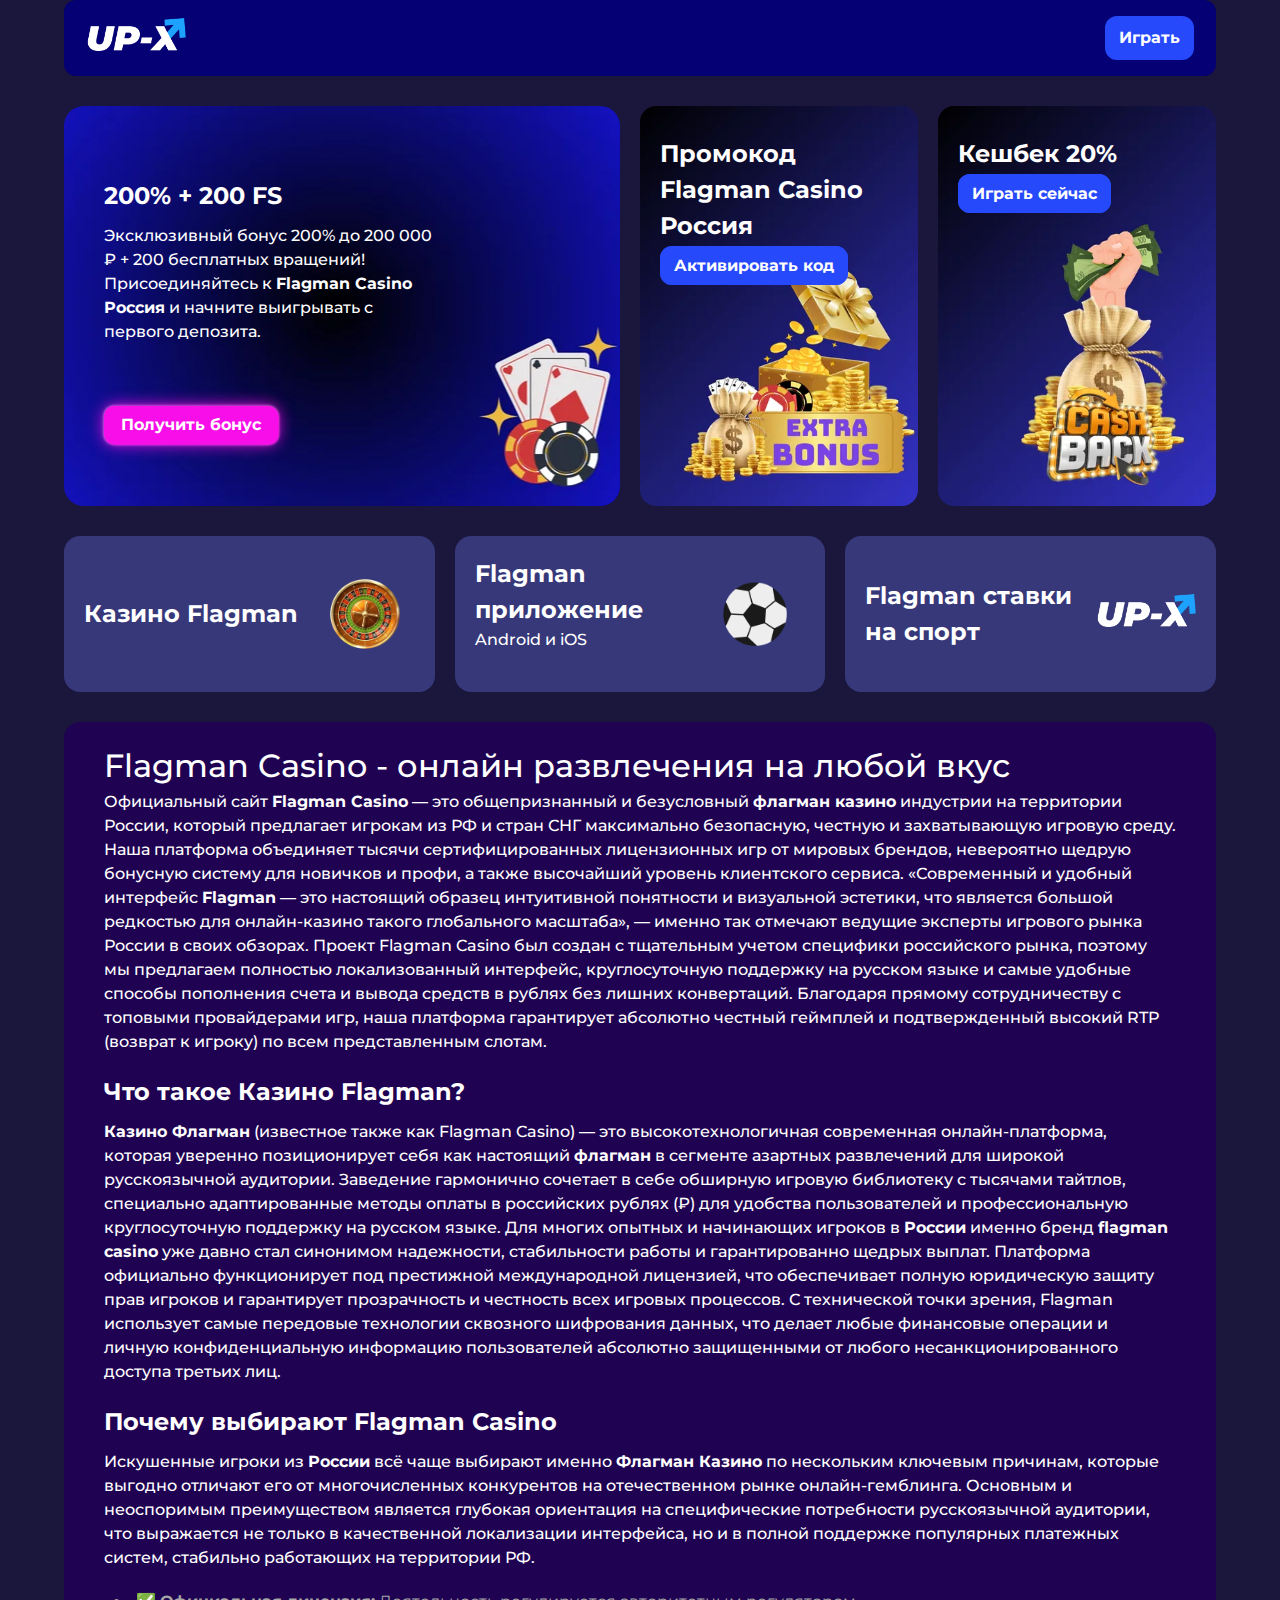
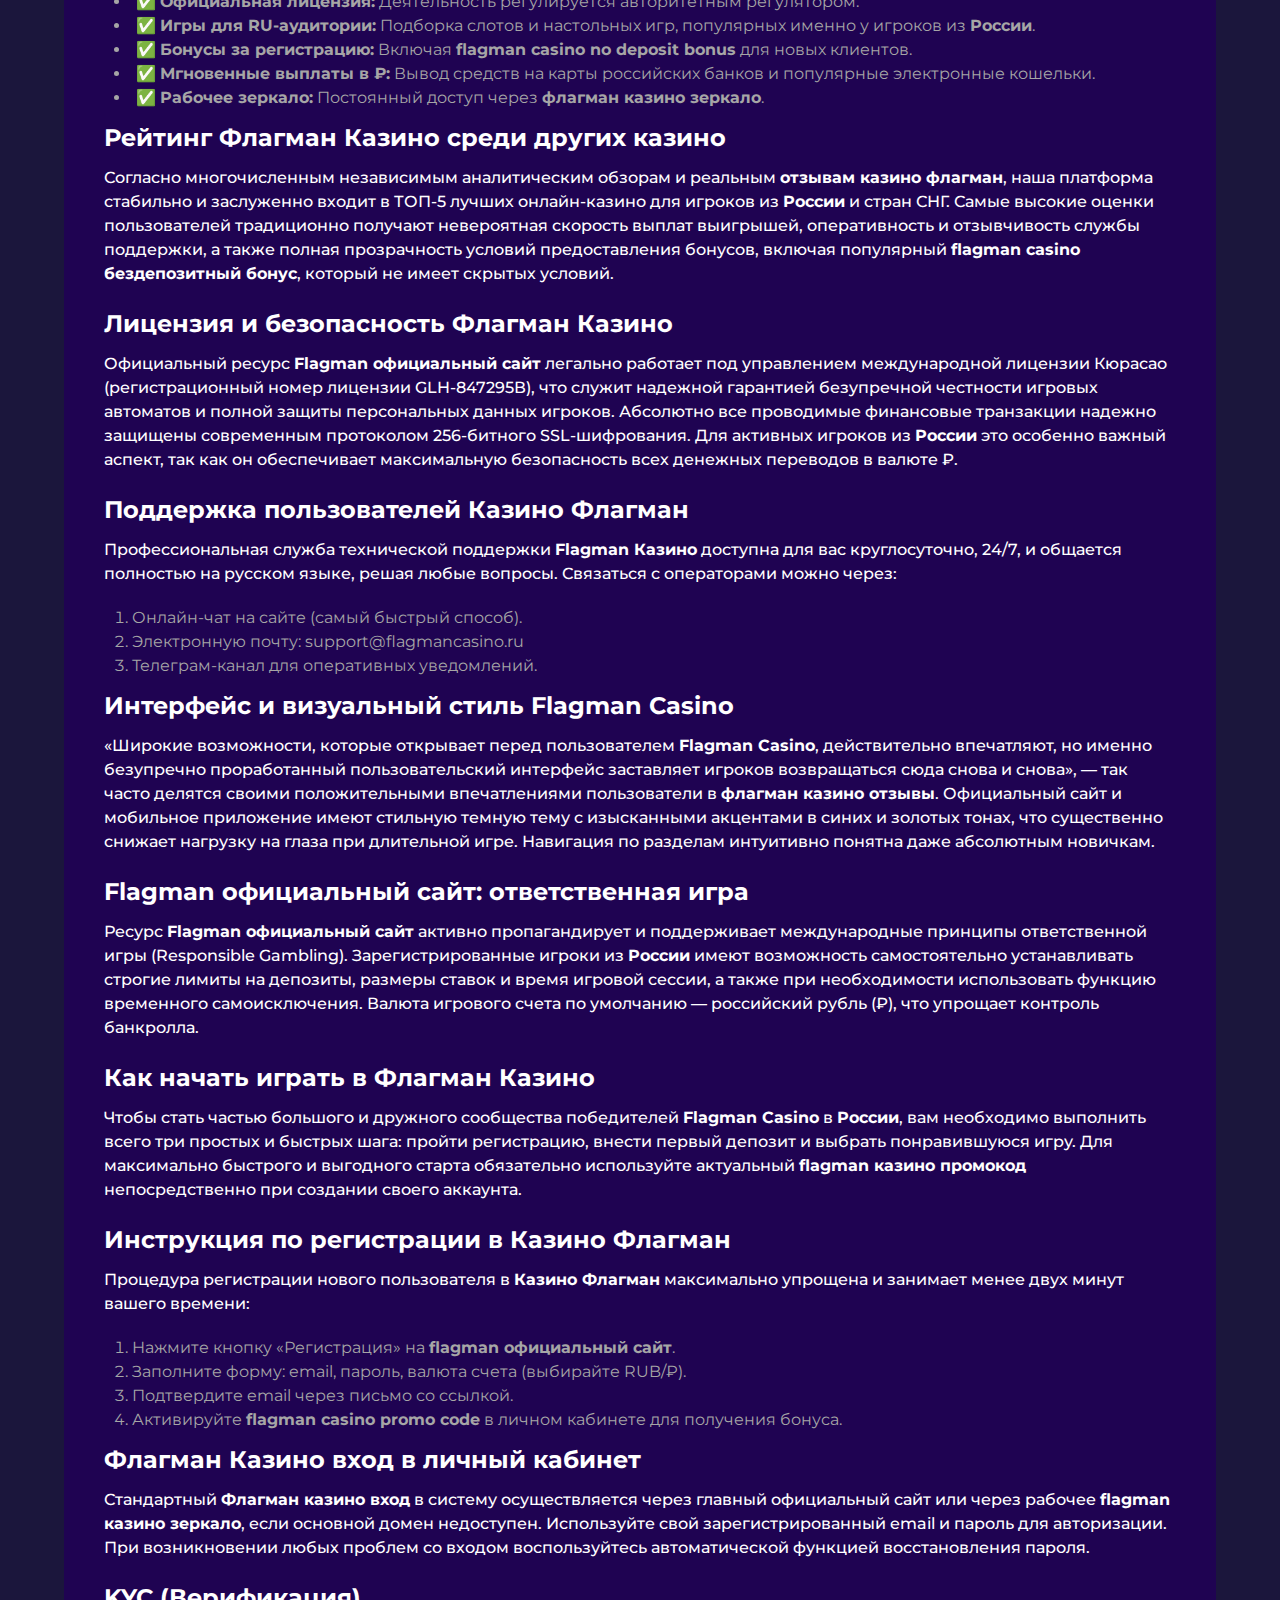
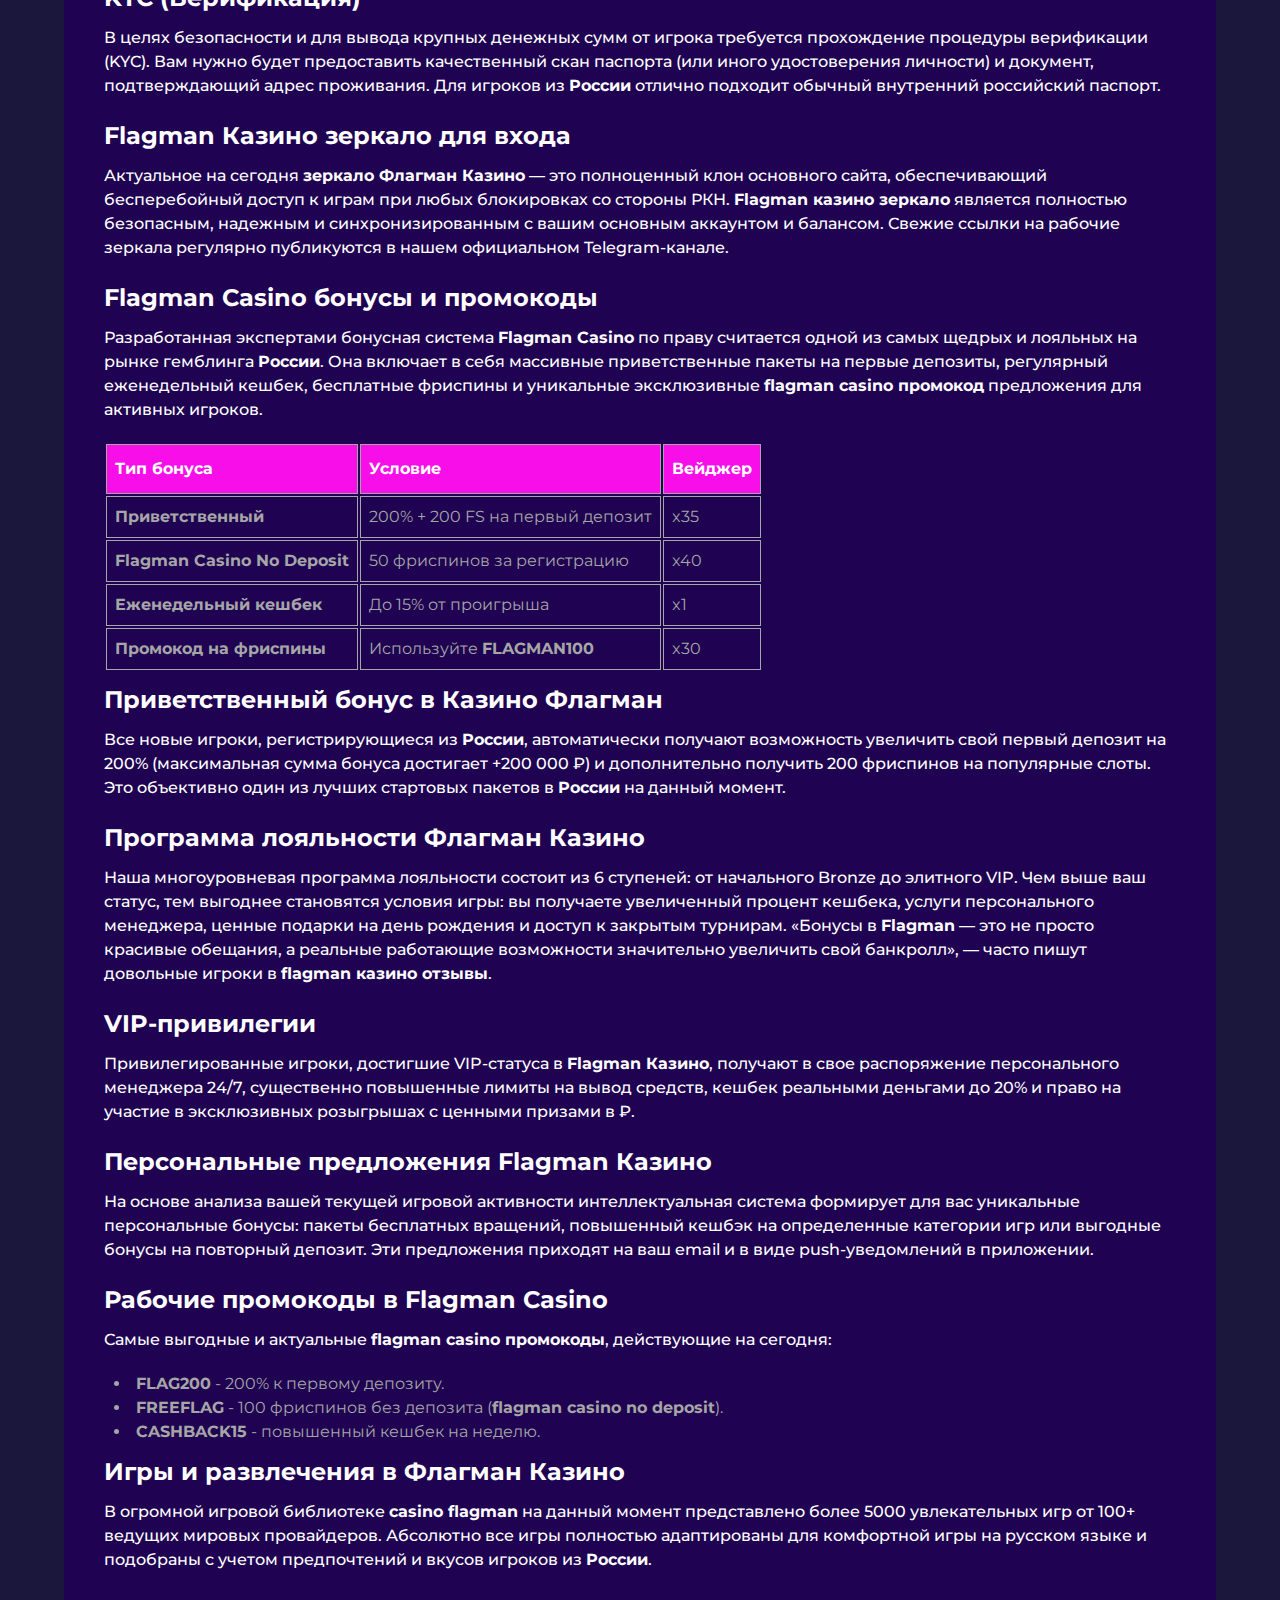
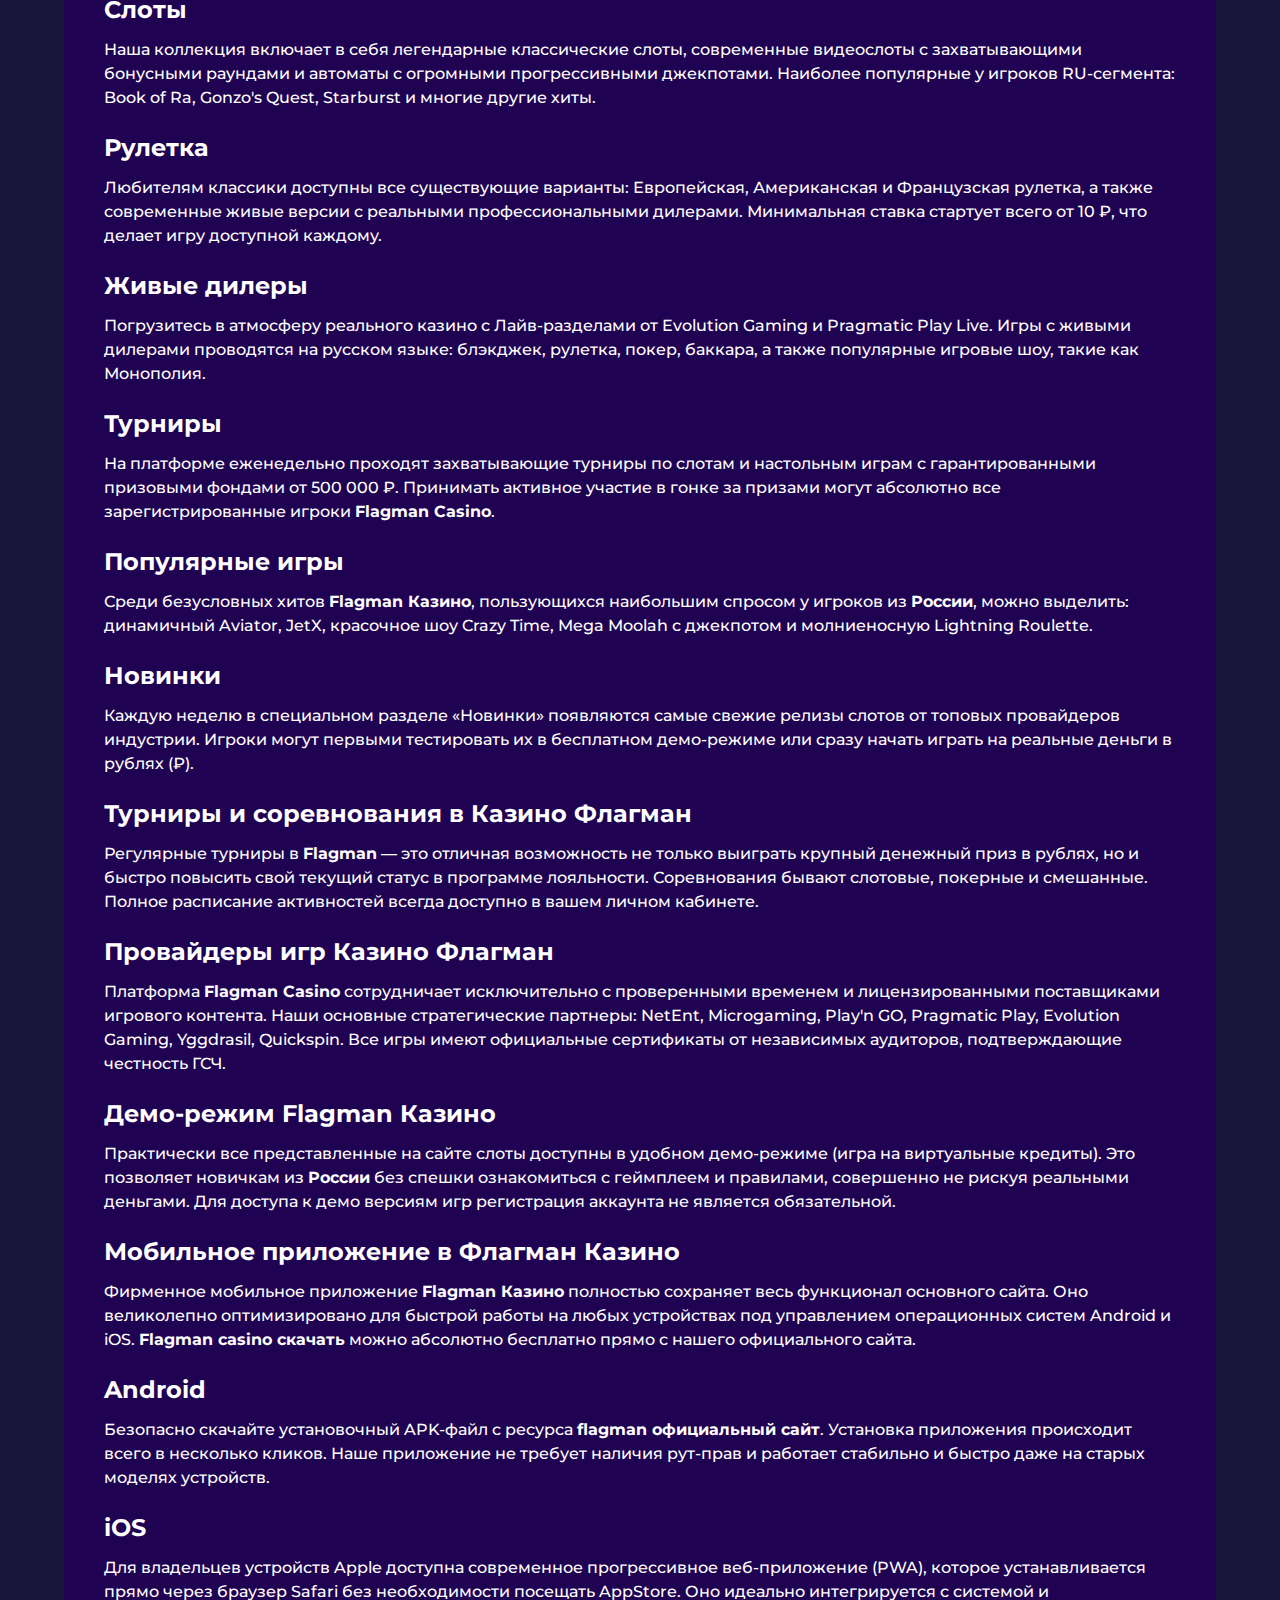
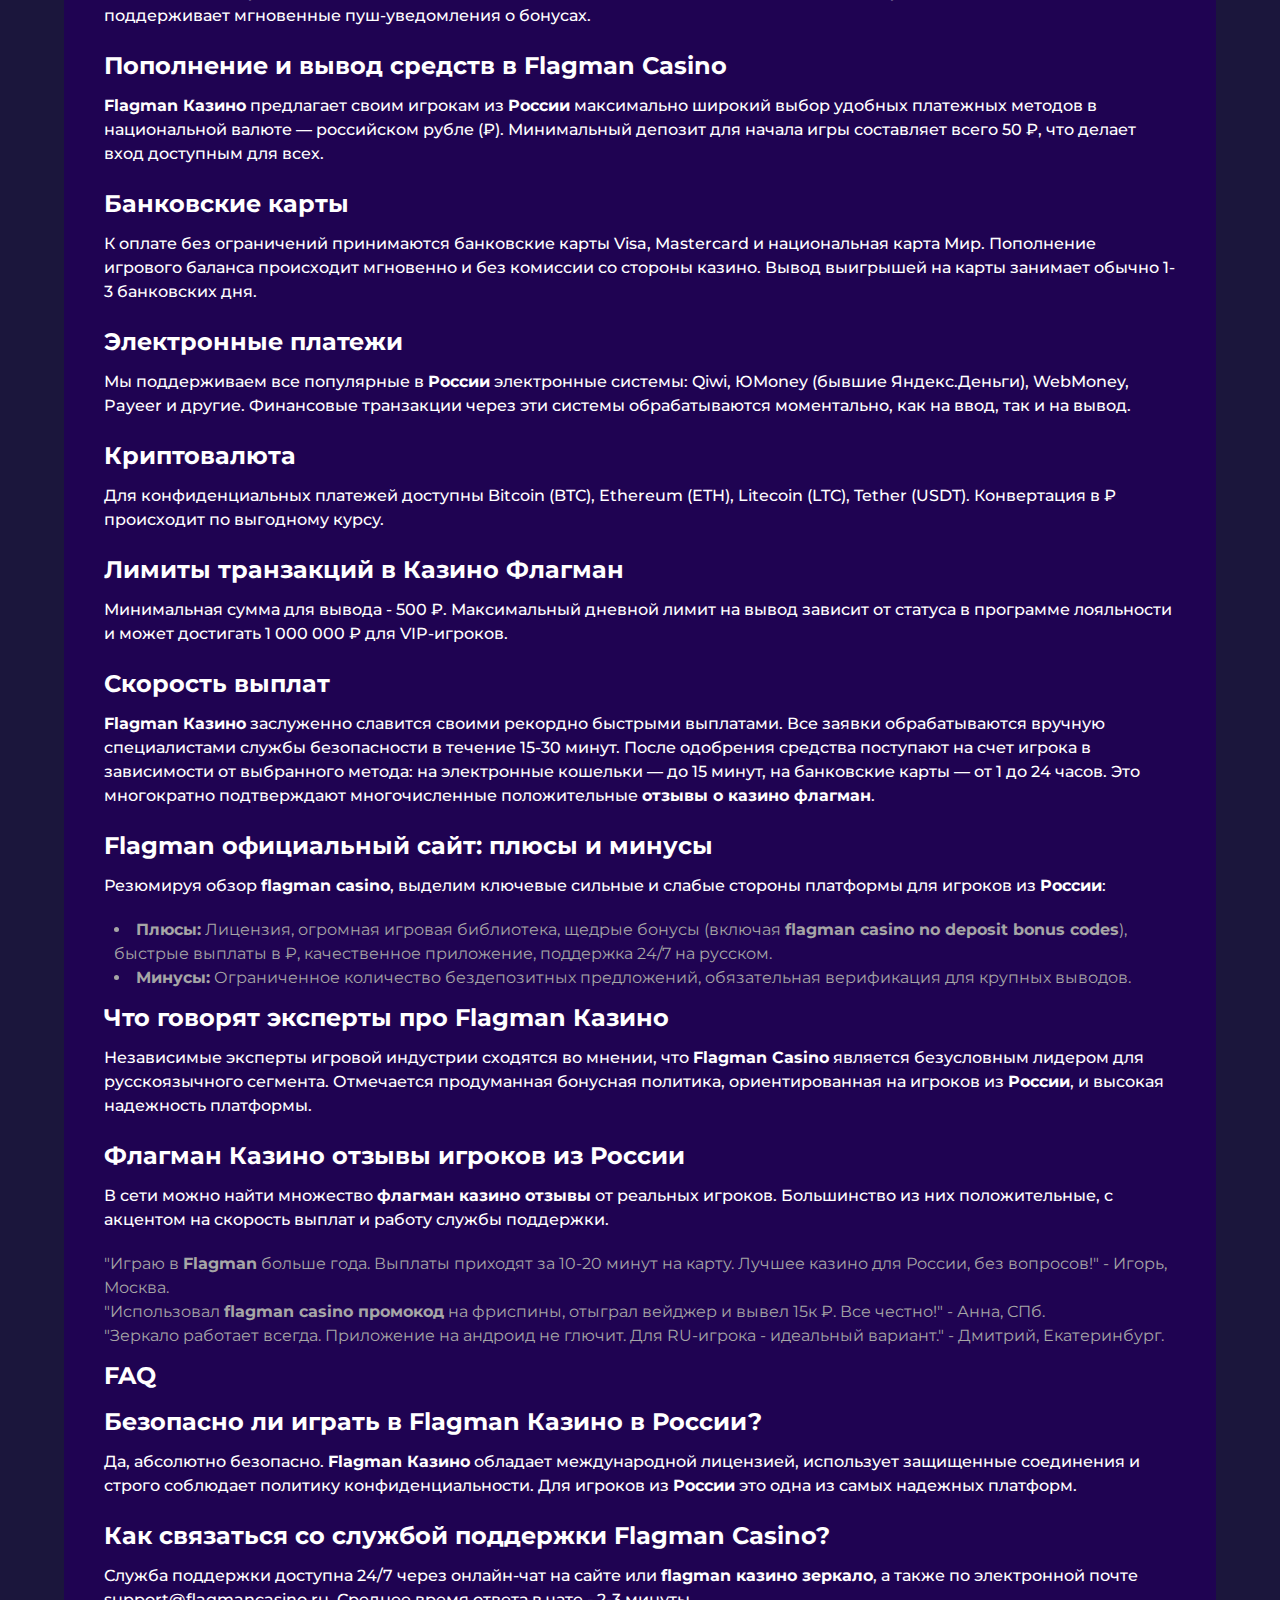
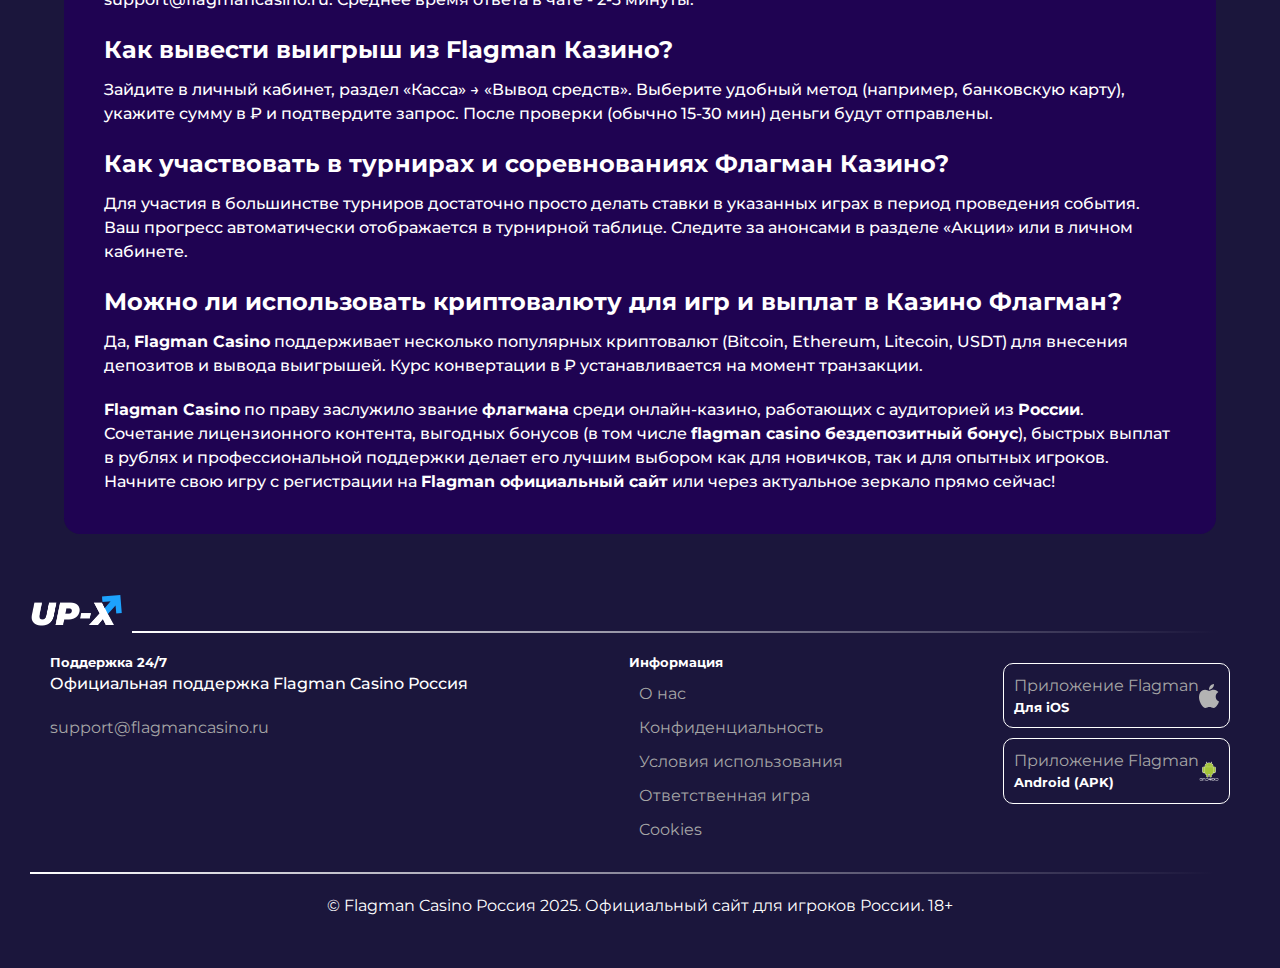
<file: index.html>
<!DOCTYPE html>
<html lang="ru">
	<head>
		<meta charset="UTF-8" />
		<meta name="viewport" content="width=device-width, initial-scale=1.0" />
		<link rel="stylesheet" href="style.css" />
		<link rel="shortcut icon" href="favicon.ico" type="image/x-icon" />
		<title>
			Флагман Казино Россия | Казино Флагман регистрация, вход, зеркало
		</title>
		<meta
			name="description"
			content="Присоединяйтесь к Flagman Casino для азартных онлайн-развлечений. Скачайте приложение Flagman Казино, войдите в систему и получите приветственный бонус. Зарегистрируйтесь прямо сейчас!"
		/>
		<meta name="robots" content="index, follow" />

		<link
			rel="alternate"
			hreflang="ru-RU"
			href="https://драйв-моторс.рф/ru-ru/"
		/>
		<link
			rel="alternate"
			hreflang="x-default"
			href="https://драйв-моторс.рф/"
		/>
		<link rel="canonical" href="https://драйв-моторс.рф/ru-ru/" />
		<link rel="amphtml" href="https://драйв-моторс.рф/" />

		<meta
			property="og:title"
			content="Флагман Казино Россия | Казино Флагман регистрация, вход, зеркало"
		/>
		<meta
			property="og:description"
			content="Присоединяйтесь к Flagman Casino для азартных онлайн-развлечений. Скачайте приложение Flagman Казино, войдите в систему и получите приветственный бонус. Зарегистрируйтесь прямо сейчас!"
		/>
		<meta property="og:type" content="website" />
		<meta property="og:url" content="https://драйв-моторс.рф/" />
		<meta property="og:image" content="https://драйв-моторс.рф/img/logo.webp" />

		<meta name="twitter:card" content="summary_large_image" />
		<meta
			name="twitter:title"
			content="Флагман Казино Россия | Казино Флагман регистрация, вход, зеркало"
		/>
		<meta
			name="twitter:description"
			content="Присоединяйтесь к Flagman Casino для азартных онлайн-развлечений. Скачайте приложение Flagman Казино, войдите в систему и получите приветственный бонус. Зарегистрируйтесь прямо сейчас!"
		/>
		<meta
			name="twitter:image"
			content="https://драйв-моторс.рф/img/logo.webp"
		/>

		<script type="application/ld+json">
			{
				"@context": "https://schema.org",
				"@type": "Organization",
				"name": "Flagman Casino",
				"url": "https://драйв-моторс.рф/",
				"logo": "https://драйв-моторс.рф/img/logo.webp",
				"sameAs": ["https://t.me/flagmancasino", "https://vk.com/flagmancasino"]
			}
		</script>

		<script type="application/ld+json">
			{
				"@context": "https://schema.org",
				"@type": "BreadcrumbList",
				"itemListElement": [
					{
						"@type": "ListItem",
						"position": 1,
						"name": "Flagman Casino",
						"item": "https://драйв-моторс.рф/"
					},
					{
						"@type": "ListItem",
						"position": 2,
						"name": "Официальный сайт"
					}
				]
			}
		</script>

		<script type="application/ld+json">
			{
				"@context": "https://schema.org",
				"@type": "FAQPage",
				"mainEntity": [
					{
						"@type": "Question",
						"name": "Как работает вход в Flagman для российских игроков?",
						"acceptedAnswer": {
							"@type": "Answer",
							"text": "Войти в Flagman можно с email и паролем на официальном сайте или через рабочее зеркало. Если забыли пароль - используйте функцию восстановления."
						}
					},
					{
						"@type": "Question",
						"name": "Что дает промокод Flagman?",
						"acceptedAnswer": {
							"@type": "Answer",
							"text": "Промокод Flagman открывает доступ к бонусу 200% + 200 FS и эксклюзивным акциям: кешбек, фриспины, VIP-программа и турниры."
						}
					},
					{
						"@type": "Question",
						"name": "Что такое рабочее зеркало Flagman?",
						"acceptedAnswer": {
							"@type": "Answer",
							"text": "Рабочее зеркало Flagman - это альтернативный адрес для доступа при блокировке. Оно полностью повторяет официальный сайт, включая вход, бонусы и вывод средств."
						}
					},
					{
						"@type": "Question",
						"name": "Как скачать Flagman на телефон?",
						"acceptedAnswer": {
							"@type": "Answer",
							"text": "Приложение Flagman можно скачать с официального сайта для Android (APK) или использовать оптимизированную версию для iOS. Оно сохраняет все функции сайта."
						}
					},
					{
						"@type": "Question",
						"name": "Безопасно ли играть в Flagman?",
						"acceptedAnswer": {
							"@type": "Answer",
							"text": "Да, Flagman работает по лицензии Кюрасао, использует SSL-шифрование и проходит регулярные аудиты. Все платежи защищены, а средства хранятся на отдельных счетах."
						}
					}
				]
			}
		</script>
	</head>

	<body>
		<header>
			<a href="/">
				<img
					src="./img/logo.webp"
					alt="Flagman Casino лого"
					width="100"
					height="50"
				/>
			</a>

			<a href="/play/" rel="nofollow" content="noindex" class="red-btn">
				Играть
			</a>
		</header>

		<main>
			<div class="main-banner">
				<div class="banner-container">
					<div class="title-box">
						<h2 class="title">200% + 200 FS</h2>

						<p class="txt">
							Эксклюзивный бонус 200% до 200 000 ₽ + 200 бесплатных вращений!
							Присоединяйтесь к <strong>Flagman Casino Россия</strong> и начните
							выигрывать с первого депозита.
						</p>
					</div>
					<a href="/play/" rel="nofollow" content="noindex" class="btn-dep"
						>Получить бонус</a
					>
				</div>

				<div class="banner-bonus-gift">
					<h2 class="title">Промокод Flagman Casino Россия</h2>

					<a href="/play/" rel="nofollow" content="noindex" class="red-btn"
						>Активировать код</a
					>
				</div>

				<div class="banner-bonus-cash">
					<h2 class="title">Кешбек 20%</h2>

					<a href="/play/" rel="nofollow" content="noindex" class="red-btn"
						>Играть сейчас</a
					>
				</div>
			</div>

			<div class="small-banner">
				<a class="sb-container" href="/play/" rel="nofollow" content="noindex">
					<p class="title">Казино Flagman</p>
					<img
						src="./img/roulette.webp"
						alt="иконка рулетка"
						width="100"
						height="100"
					/>
				</a>

				<a class="sb-container" href="/play/" rel="nofollow" content="noindex">
					<div>
						<p class="title">Flagman приложение</p>
						<p class="txt">Android и iOS</p>
					</div>
					<img
						src="./img/football.webp"
						alt="иконка приложения"
						width="100"
						height="100"
					/>
				</a>

				<a class="sb-container" href="/play/" rel="nofollow" content="noindex">
					<p class="title">Flagman ставки на спорт</p>
					<img
						src="./img/logo.webp"
						alt="иконка ставок"
						width="100"
						height="100"
					/>
				</a>
			</div>

			<div class="main-container">
				<h1>Flagman Casino - онлайн развлечения на любой вкус</h1>
				<p class="txt">
					Официальный сайт <strong>Flagman Casino</strong> — это общепризнанный
					и безусловный <strong>флагман казино</strong> индустрии на территории
					России, который предлагает игрокам из РФ и стран СНГ максимально
					безопасную, честную и захватывающую игровую среду. Наша платформа
					объединяет тысячи сертифицированных лицензионных игр от мировых
					брендов, невероятно щедрую бонусную систему для новичков и профи, а
					также высочайший уровень клиентского сервиса. «Современный и удобный
					интерфейс <strong>Flagman</strong> — это настоящий образец интуитивной
					понятности и визуальной эстетики, что является большой редкостью для
					онлайн-казино такого глобального масштаба», — именно так отмечают
					ведущие эксперты игрового рынка России в своих обзорах. Проект Flagman
					Casino был создан с тщательным учетом специфики российского рынка,
					поэтому мы предлагаем полностью локализованный интерфейс,
					круглосуточную поддержку на русском языке и самые удобные способы
					пополнения счета и вывода средств в рублях без лишних конвертаций.
					Благодаря прямому сотрудничеству с топовыми провайдерами игр, наша
					платформа гарантирует абсолютно честный геймплей и подтвержденный
					высокий RTP (возврат к игроку) по всем представленным слотам.
				</p>
				<h2 class="title">Что такое Казино Flagman?</h2>
				<p class="txt">
					<strong>Казино Флагман</strong> (известное также как Flagman Casino) —
					это высокотехнологичная современная онлайн-платформа, которая уверенно
					позиционирует себя как настоящий <strong>флагман</strong> в сегменте
					азартных развлечений для широкой русскоязычной аудитории. Заведение
					гармонично сочетает в себе обширную игровую библиотеку с тысячами
					тайтлов, специально адаптированные методы оплаты в российских рублях
					(₽) для удобства пользователей и профессиональную круглосуточную
					поддержку на русском языке. Для многих опытных и начинающих игроков в
					<strong>России</strong> именно бренд <strong>flagman casino</strong>
					уже давно стал синонимом надежности, стабильности работы и
					гарантированно щедрых выплат. Платформа официально функционирует под
					престижной международной лицензией, что обеспечивает полную
					юридическую защиту прав игроков и гарантирует прозрачность и честность
					всех игровых процессов. С технической точки зрения, Flagman использует
					самые передовые технологии сквозного шифрования данных, что делает
					любые финансовые операции и личную конфиденциальную информацию
					пользователей абсолютно защищенными от любого несанкционированного
					доступа третьих лиц.
				</p>

				<h2 class="title">Почему выбирают Flagman Casino</h2>
				<p class="txt">
					Искушенные игроки из <strong>России</strong> всё чаще выбирают именно
					<strong>Флагман Казино</strong> по нескольким ключевым причинам,
					которые выгодно отличают его от многочисленных конкурентов на
					отечественном рынке онлайн-гемблинга. Основным и неоспоримым
					преимуществом является глубокая ориентация на специфические
					потребности русскоязычной аудитории, что выражается не только в
					качественной локализации интерфейса, но и в полной поддержке
					популярных платежных систем, стабильно работающих на территории РФ.
				</p>
				<ul>
					<li>
						✅ <strong>Официальная лицензия:</strong> Деятельность регулируется
						авторитетным регулятором.
					</li>
					<li>
						✅ <strong>Игры для RU-аудитории:</strong> Подборка слотов и
						настольных игр, популярных именно у игроков из
						<strong>России</strong>.
					</li>
					<li>
						✅ <strong>Бонусы за регистрацию:</strong> Включая
						<strong>flagman casino no deposit bonus</strong> для новых клиентов.
					</li>
					<li>
						✅ <strong>Мгновенные выплаты в ₽:</strong> Вывод средств на карты
						российских банков и популярные электронные кошельки.
					</li>
					<li>
						✅ <strong>Рабочее зеркало:</strong> Постоянный доступ через
						<strong>флагман казино зеркало</strong>.
					</li>
				</ul>

				<h2 class="title">Рейтинг Флагман Казино среди других казино</h2>
				<p class="txt">
					Согласно многочисленным независимым аналитическим обзорам и реальным
					<strong>отзывам казино флагман</strong>, наша платформа стабильно и
					заслуженно входит в ТОП-5 лучших онлайн-казино для игроков из
					<strong>России</strong> и стран СНГ. Самые высокие оценки
					пользователей традиционно получают невероятная скорость выплат
					выигрышей, оперативность и отзывчивость службы поддержки, а также
					полная прозрачность условий предоставления бонусов, включая популярный
					<strong>flagman casino бездепозитный бонус</strong>, который не имеет
					скрытых условий.
				</p>

				<h2 class="title">Лицензия и безопасность Флагман Казино</h2>
				<p class="txt">
					Официальный ресурс <strong>Flagman официальный сайт</strong> легально
					работает под управлением международной лицензии Кюрасао
					(регистрационный номер лицензии GLH-847295В), что служит надежной
					гарантией безупречной честности игровых автоматов и полной защиты
					персональных данных игроков. Абсолютно все проводимые финансовые
					транзакции надежно защищены современным протоколом 256-битного
					SSL-шифрования. Для активных игроков из <strong>России</strong> это
					особенно важный аспект, так как он обеспечивает максимальную
					безопасность всех денежных переводов в валюте ₽.
				</p>

				<h2 class="title">Поддержка пользователей Казино Флагман</h2>
				<p class="txt">
					Профессиональная служба технической поддержки
					<strong>Flagman Казино</strong> доступна для вас круглосуточно, 24/7,
					и общается полностью на русском языке, решая любые вопросы. Связаться
					с операторами можно через:
				</p>
				<ol>
					<li>Онлайн-чат на сайте (самый быстрый способ).</li>
					<li>Электронную почту: support@flagmancasino.ru</li>
					<li>Телеграм-канал для оперативных уведомлений.</li>
				</ol>

				<h2 class="title">Интерфейс и визуальный стиль Flagman Casino</h2>
				<p class="txt">
					«Широкие возможности, которые открывает перед пользователем
					<strong>Flagman Casino</strong>, действительно впечатляют, но именно
					безупречно проработанный пользовательский интерфейс заставляет игроков
					возвращаться сюда снова и снова», — так часто делятся своими
					положительными впечатлениями пользователи в
					<strong>флагман казино отзывы</strong>. Официальный сайт и мобильное
					приложение имеют стильную темную тему с изысканными акцентами в синих
					и золотых тонах, что существенно снижает нагрузку на глаза при
					длительной игре. Навигация по разделам интуитивно понятна даже
					абсолютным новичкам.
				</p>

				<h2 class="title">Flagman официальный сайт: ответственная игра</h2>
				<p class="txt">
					Ресурс <strong>Flagman официальный сайт</strong> активно
					пропагандирует и поддерживает международные принципы ответственной
					игры (Responsible Gambling). Зарегистрированные игроки из
					<strong>России</strong> имеют возможность самостоятельно устанавливать
					строгие лимиты на депозиты, размеры ставок и время игровой сессии, а
					также при необходимости использовать функцию временного
					самоисключения. Валюта игрового счета по умолчанию — российский рубль
					(₽), что упрощает контроль банкролла.
				</p>

				<h2 class="title">Как начать играть в Флагман Казино</h2>
				<p class="txt">
					Чтобы стать частью большого и дружного сообщества победителей
					<strong>Flagman Casino</strong> в <strong>России</strong>, вам
					необходимо выполнить всего три простых и быстрых шага: пройти
					регистрацию, внести первый депозит и выбрать понравившуюся игру. Для
					максимально быстрого и выгодного старта обязательно используйте
					актуальный <strong>flagman казино промокод</strong> непосредственно
					при создании своего аккаунта.
				</p>

				<h3 class="title">Инструкция по регистрации в Казино Флагман</h3>
				<p class="txt">
					Процедура регистрации нового пользователя в
					<strong>Казино Флагман</strong> максимально упрощена и занимает менее
					двух минут вашего времени:
				</p>
				<ol>
					<li>
						Нажмите кнопку «Регистрация» на
						<strong>flagman официальный сайт</strong>.
					</li>
					<li>
						Заполните форму: email, пароль, валюта счета (выбирайте RUB/₽).
					</li>
					<li>Подтвердите email через письмо со ссылкой.</li>
					<li>
						Активируйте <strong>flagman casino promo code</strong> в личном
						кабинете для получения бонуса.
					</li>
				</ol>

				<h3 class="title">Флагман Казино вход в личный кабинет</h3>
				<p class="txt">
					Стандартный <strong>Флагман казино вход</strong> в систему
					осуществляется через главный официальный сайт или через рабочее
					<strong>flagman казино зеркало</strong>, если основной домен
					недоступен. Используйте свой зарегистрированный email и пароль для
					авторизации. При возникновении любых проблем со входом воспользуйтесь
					автоматической функцией восстановления пароля.
				</p>

				<h3 class="title">KYC (Верификация)</h3>
				<p class="txt">
					В целях безопасности и для вывода крупных денежных сумм от игрока
					требуется прохождение процедуры верификации (KYC). Вам нужно будет
					предоставить качественный скан паспорта (или иного удостоверения
					личности) и документ, подтверждающий адрес проживания. Для игроков из
					<strong>России</strong> отлично подходит обычный внутренний российский
					паспорт.
				</p>

				<h2 class="title">Flagman Казино зеркало для входа</h2>
				<p class="txt">
					Актуальное на сегодня <strong>зеркало Флагман Казино</strong> — это
					полноценный клон основного сайта, обеспечивающий бесперебойный доступ
					к играм при любых блокировках со стороны РКН.
					<strong>Flagman казино зеркало</strong> является полностью безопасным,
					надежным и синхронизированным с вашим основным аккаунтом и балансом.
					Свежие ссылки на рабочие зеркала регулярно публикуются в нашем
					официальном Telegram-канале.
				</p>

				<h2 class="title">Flagman Casino бонусы и промокоды</h2>
				<p class="txt">
					Разработанная экспертами бонусная система
					<strong>Flagman Casino</strong> по праву считается одной из самых
					щедрых и лояльных на рынке гемблинга <strong>России</strong>. Она
					включает в себя массивные приветственные пакеты на первые депозиты,
					регулярный еженедельный кешбек, бесплатные фриспины и уникальные
					эксклюзивные <strong>flagman casino промокод</strong> предложения для
					активных игроков.
				</p>
				<table>
					<thead>
						<tr>
							<th>Тип бонуса</th>
							<th>Условие</th>
							<th>Вейджер</th>
						</tr>
					</thead>
					<tbody>
						<tr>
							<td><strong>Приветственный</strong></td>
							<td>200% + 200 FS на первый депозит</td>
							<td>x35</td>
						</tr>
						<tr>
							<td><strong>Flagman Casino No Deposit</strong></td>
							<td>50 фриспинов за регистрацию</td>
							<td>x40</td>
						</tr>
						<tr>
							<td><strong>Еженедельный кешбек</strong></td>
							<td>До 15% от проигрыша</td>
							<td>x1</td>
						</tr>
						<tr>
							<td><strong>Промокод на фриспины</strong></td>
							<td>Используйте <strong>FLAGMAN100</strong></td>
							<td>x30</td>
						</tr>
					</tbody>
				</table>

				<h3 class="title">Приветственный бонус в Казино Флагман</h3>
				<p class="txt">
					Все новые игроки, регистрирующиеся из <strong>России</strong>,
					автоматически получают возможность увеличить свой первый депозит на
					200% (максимальная сумма бонуса достигает +200 000 ₽) и дополнительно
					получить 200 фриспинов на популярные слоты. Это объективно один из
					лучших стартовых пакетов в <strong>России</strong> на данный момент.
				</p>

				<h3 class="title">Программа лояльности Флагман Казино</h3>
				<p class="txt">
					Наша многоуровневая программа лояльности состоит из 6 ступеней: от
					начального Bronze до элитного VIP. Чем выше ваш статус, тем выгоднее
					становятся условия игры: вы получаете увеличенный процент кешбека,
					услуги персонального менеджера, ценные подарки на день рождения и
					доступ к закрытым турнирам. «Бонусы в <strong>Flagman</strong> — это
					не просто красивые обещания, а реальные работающие возможности
					значительно увеличить свой банкролл», — часто пишут довольные игроки в
					<strong>flagman казино отзывы</strong>.
				</p>

				<h3 class="title">VIP-привилегии</h3>
				<p class="txt">
					Привилегированные игроки, достигшие VIP-статуса в
					<strong>Flagman Казино</strong>, получают в свое распоряжение
					персонального менеджера 24/7, существенно повышенные лимиты на вывод
					средств, кешбек реальными деньгами до 20% и право на участие в
					эксклюзивных розыгрышах с ценными призами в ₽.
				</p>

				<h3 class="title">Персональные предложения Flagman Казино</h3>
				<p class="txt">
					На основе анализа вашей текущей игровой активности интеллектуальная
					система формирует для вас уникальные персональные бонусы: пакеты
					бесплатных вращений, повышенный кешбэк на определенные категории игр
					или выгодные бонусы на повторный депозит. Эти предложения приходят на
					ваш email и в виде push-уведомлений в приложении.
				</p>

				<h3 class="title">Рабочие промокоды в Flagman Casino</h3>
				<p class="txt">
					Самые выгодные и актуальные
					<strong>flagman casino промокоды</strong>, действующие на сегодня:
				</p>
				<ul>
					<li><strong>FLAG200</strong> - 200% к первому депозиту.</li>
					<li>
						<strong>FREEFLAG</strong> - 100 фриспинов без депозита (<strong
							>flagman casino no deposit</strong
						>).
					</li>
					<li><strong>CASHBACK15</strong> - повышенный кешбек на неделю.</li>
				</ul>

				<h2 class="title">Игры и развлечения в Флагман Казино</h2>
				<p class="txt">
					В огромной игровой библиотеке <strong>casino flagman</strong> на
					данный момент представлено более 5000 увлекательных игр от 100+
					ведущих мировых провайдеров. Абсолютно все игры полностью адаптированы
					для комфортной игры на русском языке и подобраны с учетом предпочтений
					и вкусов игроков из <strong>России</strong>.
				</p>

				<h3 class="title">Слоты</h3>
				<p class="txt">
					Наша коллекция включает в себя легендарные классические слоты,
					современные видеослоты с захватывающими бонусными раундами и автоматы
					с огромными прогрессивными джекпотами. Наиболее популярные у игроков
					RU-сегмента: Book of Ra, Gonzo's Quest, Starburst и многие другие
					хиты.
				</p>

				<h3 class="title">Рулетка</h3>
				<p class="txt">
					Любителям классики доступны все существующие варианты: Европейская,
					Американская и Французская рулетка, а также современные живые версии с
					реальными профессиональными дилерами. Минимальная ставка стартует
					всего от 10 ₽, что делает игру доступной каждому.
				</p>

				<h3 class="title">Живые дилеры</h3>
				<p class="txt">
					Погрузитесь в атмосферу реального казино с Лайв-разделами от Evolution
					Gaming и Pragmatic Play Live. Игры с живыми дилерами проводятся на
					русском языке: блэкджек, рулетка, покер, баккара, а также популярные
					игровые шоу, такие как Монополия.
				</p>

				<h3 class="title">Турниры</h3>
				<p class="txt">
					На платформе еженедельно проходят захватывающие турниры по слотам и
					настольным играм с гарантированными призовыми фондами от 500 000 ₽.
					Принимать активное участие в гонке за призами могут абсолютно все
					зарегистрированные игроки <strong>Flagman Casino</strong>.
				</p>

				<h3 class="title">Популярные игры</h3>
				<p class="txt">
					Среди безусловных хитов <strong>Flagman Казино</strong>, пользующихся
					наибольшим спросом у игроков из <strong>России</strong>, можно
					выделить: динамичный Aviator, JetX, красочное шоу Crazy Time, Mega
					Moolah с джекпотом и молниеносную Lightning Roulette.
				</p>

				<h3 class="title">Новинки</h3>
				<p class="txt">
					Каждую неделю в специальном разделе «Новинки» появляются самые свежие
					релизы слотов от топовых провайдеров индустрии. Игроки могут первыми
					тестировать их в бесплатном демо-режиме или сразу начать играть на
					реальные деньги в рублях (₽).
				</p>

				<h2 class="title">Турниры и соревнования в Казино Флагман</h2>
				<p class="txt">
					Регулярные турниры в <strong>Flagman</strong> — это отличная
					возможность не только выиграть крупный денежный приз в рублях, но и
					быстро повысить свой текущий статус в программе лояльности.
					Соревнования бывают слотовые, покерные и смешанные. Полное расписание
					активностей всегда доступно в вашем личном кабинете.
				</p>

				<h2 class="title">Провайдеры игр Казино Флагман</h2>
				<p class="txt">
					Платформа <strong>Flagman Casino</strong> сотрудничает исключительно с
					проверенными временем и лицензированными поставщиками игрового
					контента. Наши основные стратегические партнеры: NetEnt, Microgaming,
					Play'n GO, Pragmatic Play, Evolution Gaming, Yggdrasil, Quickspin. Все
					игры имеют официальные сертификаты от независимых аудиторов,
					подтверждающие честность ГСЧ.
				</p>

				<h2 class="title">Демо-режим Flagman Казино</h2>
				<p class="txt">
					Практически все представленные на сайте слоты доступны в удобном
					демо-режиме (игра на виртуальные кредиты). Это позволяет новичкам из
					<strong>России</strong> без спешки ознакомиться с геймплеем и
					правилами, совершенно не рискуя реальными деньгами. Для доступа к демо
					версиям игр регистрация аккаунта не является обязательной.
				</p>

				<h2 class="title">Мобильное приложение в Флагман Казино</h2>
				<p class="txt">
					Фирменное мобильное приложение <strong>Flagman Казино</strong>
					полностью сохраняет весь функционал основного сайта. Оно великолепно
					оптимизировано для быстрой работы на любых устройствах под управлением
					операционных систем Android и iOS.
					<strong>Flagman casino скачать</strong> можно абсолютно бесплатно
					прямо с нашего официального сайта.
				</p>

				<h3 class="title">Android</h3>
				<p class="txt">
					Безопасно скачайте установочный APK-файл с ресурса
					<strong>flagman официальный сайт</strong>. Установка приложения
					происходит всего в несколько кликов. Наше приложение не требует
					наличия рут-прав и работает стабильно и быстро даже на старых моделях
					устройств.
				</p>

				<h3 class="title">iOS</h3>
				<p class="txt">
					Для владельцев устройств Apple доступна современное прогрессивное
					веб-приложение (PWA), которое устанавливается прямо через браузер
					Safari без необходимости посещать AppStore. Оно идеально интегрируется
					с системой и поддерживает мгновенные пуш-уведомления о бонусах.
				</p>

				<h2 class="title">Пополнение и вывод средств в Flagman Casino</h2>
				<p class="txt">
					<strong>Flagman Казино</strong> предлагает своим игрокам из
					<strong>России</strong> максимально широкий выбор удобных платежных
					методов в национальной валюте — российском рубле (₽). Минимальный
					депозит для начала игры составляет всего 50 ₽, что делает вход
					доступным для всех.
				</p>

				<h3 class="title">Банковские карты</h3>
				<p class="txt">
					К оплате без ограничений принимаются банковские карты Visa, Mastercard
					и национальная карта Мир. Пополнение игрового баланса происходит
					мгновенно и без комиссии со стороны казино. Вывод выигрышей на карты
					занимает обычно 1-3 банковских дня.
				</p>

				<h3 class="title">Электронные платежи</h3>
				<p class="txt">
					Мы поддерживаем все популярные в <strong>России</strong> электронные
					системы: Qiwi, ЮMoney (бывшие Яндекс.Деньги), WebMoney, Payeer и
					другие. Финансовые транзакции через эти системы обрабатываются
					моментально, как на ввод, так и на вывод.
				</p>

				<h3 class="title">Криптовалюта</h3>
				<p class="txt">
					Для конфиденциальных платежей доступны Bitcoin (BTC), Ethereum (ETH),
					Litecoin (LTC), Tether (USDT). Конвертация в ₽ происходит по выгодному
					курсу.
				</p>

				<h3 class="title">Лимиты транзакций в Казино Флагман</h3>
				<p class="txt">
					Минимальная сумма для вывода - 500 ₽. Максимальный дневной лимит на
					вывод зависит от статуса в программе лояльности и может достигать 1
					000 000 ₽ для VIP-игроков.
				</p>

				<h2 class="title">Скорость выплат</h2>
				<p class="txt">
					<strong>Flagman Казино</strong> заслуженно славится своими рекордно
					быстрыми выплатами. Все заявки обрабатываются вручную специалистами
					службы безопасности в течение 15-30 минут. После одобрения средства
					поступают на счет игрока в зависимости от выбранного метода: на
					электронные кошельки — до 15 минут, на банковские карты — от 1 до 24
					часов. Это многократно подтверждают многочисленные положительные
					<strong>отзывы о казино флагман</strong>.
				</p>

				<h2 class="title">Flagman официальный сайт: плюсы и минусы</h2>
				<p class="txt">
					Резюмируя обзор <strong>flagman casino</strong>, выделим ключевые
					сильные и слабые стороны платформы для игроков из
					<strong>России</strong>:
				</p>
				<ul>
					<li>
						<strong>Плюсы:</strong> Лицензия, огромная игровая библиотека,
						щедрые бонусы (включая
						<strong>flagman casino no deposit bonus codes</strong>), быстрые
						выплаты в ₽, качественное приложение, поддержка 24/7 на русском.
					</li>
					<li>
						<strong>Минусы:</strong> Ограниченное количество бездепозитных
						предложений, обязательная верификация для крупных выводов.
					</li>
				</ul>

				<h2 class="title">Что говорят эксперты про Flagman Казино</h2>
				<p class="txt">
					Независимые эксперты игровой индустрии сходятся во мнении, что
					<strong>Flagman Casino</strong> является безусловным лидером для
					русскоязычного сегмента. Отмечается продуманная бонусная политика,
					ориентированная на игроков из <strong>России</strong>, и высокая
					надежность платформы.
				</p>

				<h2 class="title">Флагман Казино отзывы игроков из России</h2>
				<p class="txt">
					В сети можно найти множество <strong>флагман казино отзывы</strong> от
					реальных игроков. Большинство из них положительные, с акцентом на
					скорость выплат и работу службы поддержки.
				</p>
				<div class="reviews">
					<div class="review">
						<p>
							"Играю в <strong>Flagman</strong> больше года. Выплаты приходят за
							10-20 минут на карту. Лучшее казино для России, без вопросов!" -
							Игорь, Москва.
						</p>
					</div>
					<div class="review">
						<p>
							"Использовал <strong>flagman casino промокод</strong> на фриспины,
							отыграл вейджер и вывел 15к ₽. Все честно!" - Анна, СПб.
						</p>
					</div>
					<div class="review">
						<p>
							"Зеркало работает всегда. Приложение на андроид не глючит. Для
							RU-игрока - идеальный вариант." - Дмитрий, Екатеринбург.
						</p>
					</div>
				</div>

				<h2 class="title">FAQ</h2>

				<h3 class="title">Безопасно ли играть в Flagman Казино в России?</h3>
				<p class="txt">
					Да, абсолютно безопасно. <strong>Flagman Казино</strong> обладает
					международной лицензией, использует защищенные соединения и строго
					соблюдает политику конфиденциальности. Для игроков из
					<strong>России</strong> это одна из самых надежных платформ.
				</p>

				<h3 class="title">
					Как связаться со службой поддержки Flagman Casino?
				</h3>
				<p class="txt">
					Служба поддержки доступна 24/7 через онлайн-чат на сайте или
					<strong>flagman казино зеркало</strong>, а также по электронной почте
					support@flagmancasino.ru. Среднее время ответа в чате - 2-3 минуты.
				</p>

				<h3 class="title">Как вывести выигрыш из Flagman Казино?</h3>
				<p class="txt">
					Зайдите в личный кабинет, раздел «Касса» → «Вывод средств». Выберите
					удобный метод (например, банковскую карту), укажите сумму в ₽ и
					подтвердите запрос. После проверки (обычно 15-30 мин) деньги будут
					отправлены.
				</p>

				<h3 class="title">
					Как участвовать в турнирах и соревнованиях Флагман Казино?
				</h3>
				<p class="txt">
					Для участия в большинстве турниров достаточно просто делать ставки в
					указанных играх в период проведения события. Ваш прогресс
					автоматически отображается в турнирной таблице. Следите за анонсами в
					разделе «Акции» или в личном кабинете.
				</p>

				<h3 class="title">
					Можно ли использовать криптовалюту для игр и выплат в Казино Флагман?
				</h3>
				<p class="txt">
					Да, <strong>Flagman Casino</strong> поддерживает несколько популярных
					криптовалют (Bitcoin, Ethereum, Litecoin, USDT) для внесения депозитов
					и вывода выигрышей. Курс конвертации в ₽ устанавливается на момент
					транзакции.
				</p>

				<p class="txt">
					<strong>Flagman Casino</strong> по праву заслужило звание
					<strong>флагмана</strong> среди онлайн-казино, работающих с аудиторией
					из <strong>России</strong>. Сочетание лицензионного контента, выгодных
					бонусов (в том числе
					<strong>flagman casino бездепозитный бонус</strong>), быстрых выплат в
					рублях и профессиональной поддержки делает его лучшим выбором как для
					новичков, так и для опытных игроков. Начните свою игру с регистрации
					на <strong>Flagman официальный сайт</strong> или через актуальное
					зеркало прямо сейчас!
				</p>
			</div>
		</main>

		<footer>
			<div class="f-logo">
				<a href="/play/" rel="nofollow" content="noindex">
					<img
						src="./img/logo.webp"
						alt="Flagman Casino лого"
						width="100"
						height="50"
					/>
				</a>
				<hr />
			</div>

			<div class="f-info">
				<div>
					<p class="f-txt">Поддержка 24/7</p>
					<p class="txt">Официальная поддержка Flagman Casino Россия</p>
					<a href="mailto:support@flagmancasino.ru">support@flagmancasino.ru</a>
				</div>

				<div>
					<p class="f-txt">Информация</p>
					<ul class="list">
						<li><a href="/about-us/">О нас</a></li>
						<li><a href="/privacy-policy/">Конфиденциальность</a></li>
						<li><a href="/terms-and-conditions/">Условия использования</a></li>
						<li><a href="/responsible-gambling/">Ответственная игра</a></li>
						<li><a href="/cookie-policy/">Cookies</a></li>
					</ul>
				</div>

				<div>
					<a class="ios" href="/play/" rel="nofollow" content="noindex">
						<div>
							<p>Приложение Flagman</p>
							<p class="f-txt">Для iOS</p>
						</div>
						<img
							src="./img/Apple_logo_grey.svg"
							alt="Apple лого"
							width="20"
							height="20"
						/>
					</a>

					<a class="ios" href="/play/" rel="nofollow" content="noindex">
						<div>
							<p>Приложение Flagman</p>
							<p class="f-txt">Android (APK)</p>
						</div>
						<img
							src="./img/Android_robot.svg.webp"
							alt="Android лого"
							width="20"
							height="20"
						/>
					</a>
				</div>
			</div>

			<hr />

			<p class="txt-f">
				© Flagman Casino Россия 2025. Официальный сайт для игроков России. 18+
			</p>
		</footer>
	</body>
</html>
</file>
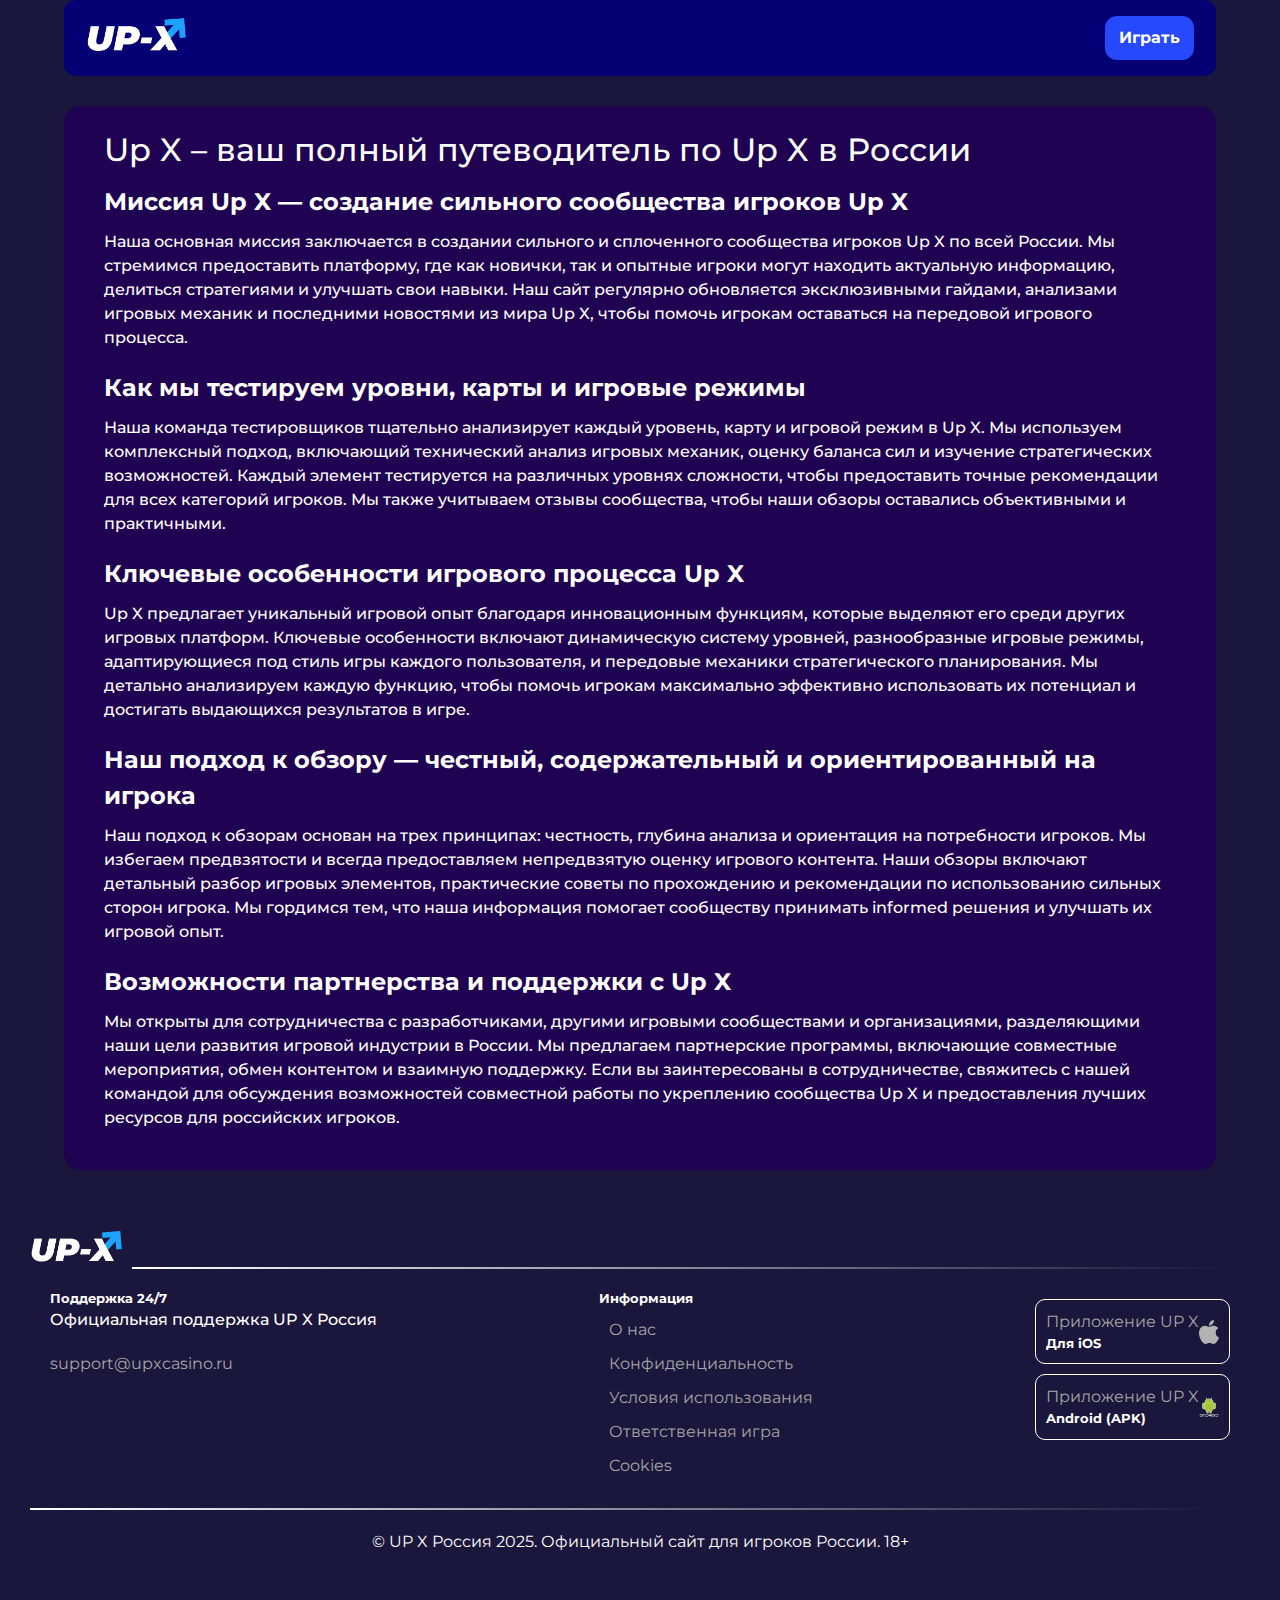
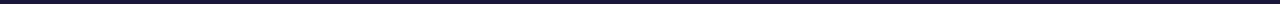
<file: about-us/index.html>
<!DOCTYPE html>
<html lang="ru">
<head>
    <meta charset="UTF-8">
    <meta name="viewport" content="width=device-width, initial-scale=1.0">
    <link rel="stylesheet" href="/style.css">
    <link rel="shortcut icon" href="/favicon.ico" type="image/x-icon">
    <title>Up X – ведущий в России игровой портал Up X</title>
    <meta name="description" content="Откройте для себя все о UP X на UP X - советы, руководства, стратегии и последние обновления для игроков по всей России.">
    <meta name="robots" content="index, follow">
</head>
<body>

    <header>
        <a href="/">
            <img src="/img/logo.webp" alt="UP X лого" width="100" height="50">
        </a>
        <a href="/play/" rel="nofollow" content="noindex" class="red-btn">
            Играть
        </a>
    </header>

    <main>
        <div class="main-container">
            <h1>Up X – ваш полный путеводитель по Up X в России</h1>

            <h2 class="title">Миссия Up X — создание сильного сообщества игроков Up X</h2>
            <p class="txt">
                Наша основная миссия заключается в создании сильного и сплоченного сообщества игроков Up X по всей России. 
                Мы стремимся предоставить платформу, где как новички, так и опытные игроки могут находить актуальную информацию, 
                делиться стратегиями и улучшать свои навыки. Наш сайт регулярно обновляется эксклюзивными гайдами, анализами игровых 
                механик и последними новостями из мира Up X, чтобы помочь игрокам оставаться на передовой игрового процесса.
            </p>

            <h2 class="title">Как мы тестируем уровни, карты и игровые режимы</h2>
            <p class="txt">
                Наша команда тестировщиков тщательно анализирует каждый уровень, карту и игровой режим в Up X. Мы используем 
                комплексный подход, включающий технический анализ игровых механик, оценку баланса сил и изучение стратегических 
                возможностей. Каждый элемент тестируется на различных уровнях сложности, чтобы предоставить точные рекомендации 
                для всех категорий игроков. Мы также учитываем отзывы сообщества, чтобы наши обзоры оставались объективными и 
                практичными.
            </p>

            <h2 class="title">Ключевые особенности игрового процесса Up X</h2>
            <p class="txt">
                Up X предлагает уникальный игровой опыт благодаря инновационным функциям, которые выделяют его среди других игровых платформ. 
                Ключевые особенности включают динамическую систему уровней, разнообразные игровые режимы, адаптирующиеся под стиль игры каждого 
                пользователя, и передовые механики стратегического планирования. Мы детально анализируем каждую функцию, чтобы помочь игрокам 
                максимально эффективно использовать их потенциал и достигать выдающихся результатов в игре.
            </p>

            <h2 class="title">Наш подход к обзору — честный, содержательный и ориентированный на игрока</h2>
            <p class="txt">
                Наш подход к обзорам основан на трех принципах: честность, глубина анализа и ориентация на потребности игроков. 
                Мы избегаем предвзятости и всегда предоставляем непредвзятую оценку игрового контента. Наши обзоры включают детальный 
                разбор игровых элементов, практические советы по прохождению и рекомендации по использованию сильных сторон игрока. 
                Мы гордимся тем, что наша информация помогает сообществу принимать informed решения и улучшать их игровой опыт.
            </p>

            <h2 class="title">Возможности партнерства и поддержки с Up X</h2>
            <p class="txt">
                Мы открыты для сотрудничества с разработчиками, другими игровыми сообществами и организациями, разделяющими наши цели 
                развития игровой индустрии в России. Мы предлагаем партнерские программы, включающие совместные мероприятия, обмен 
                контентом и взаимную поддержку. Если вы заинтересованы в сотрудничестве, свяжитесь с нашей командой для обсуждения 
                возможностей совместной работы по укреплению сообщества Up X и предоставления лучших ресурсов для российских игроков.
            </p>
        </div>
    </main>

    <footer>
        <div class="f-logo">
            <a href="/play/" rel="nofollow" content="noindex">
                <img src="/img/logo.webp" alt="UP X лого" width="100" height="50">
            </a>
            <hr>
        </div>
    
        <div class="f-info">
            <div>
                <p class="f-txt">Поддержка 24/7</p>
                <p class="txt">Официальная поддержка UP X Россия</p>
                <a href="mailto:support@upxcasino.ru">support@upxcasino.ru</a>
            </div>
    
            <div>
                <p class="f-txt">Информация</p>
                <ul class="list">
                    <li><a href="/about-us/">О нас</a></li>
                    <li><a href="/privacy-policy/">Конфиденциальность</a></li>
                    <li><a href="/terms-and-conditions/">Условия использования</a></li>
                    <li><a href="/responsible-gambling/">Ответственная игра</a></li>
                    <li><a href="/cookie-policy/">Cookies</a></li>
                </ul>
            </div>
    
            <div>
                <a class="ios" href="/play/" rel="nofollow" content="noindex">
                    <div>
                        <p>Приложение UP X</p>
                        <p class="f-txt">Для iOS</p>
                    </div>
                    <img src="/img/Apple_logo_grey.svg" alt="Apple лого" width="20" height="20">
                </a>
    
                <a class="ios" href="/play/" rel="nofollow" content="noindex">
                    <div>
                        <p>Приложение UP X</p>
                        <p class="f-txt">Android (APK)</p>
                    </div>
                    <img src="/img/Android_robot.svg.webp" alt="Android лого" width="20" height="20">
                </a>
            </div>
        </div>
    
        <hr>
    
        <p class="txt-f">© UP X Россия 2025. Официальный сайт для игроков России. 18+</p>
    </footer>
    
</body>
</html>
</file>
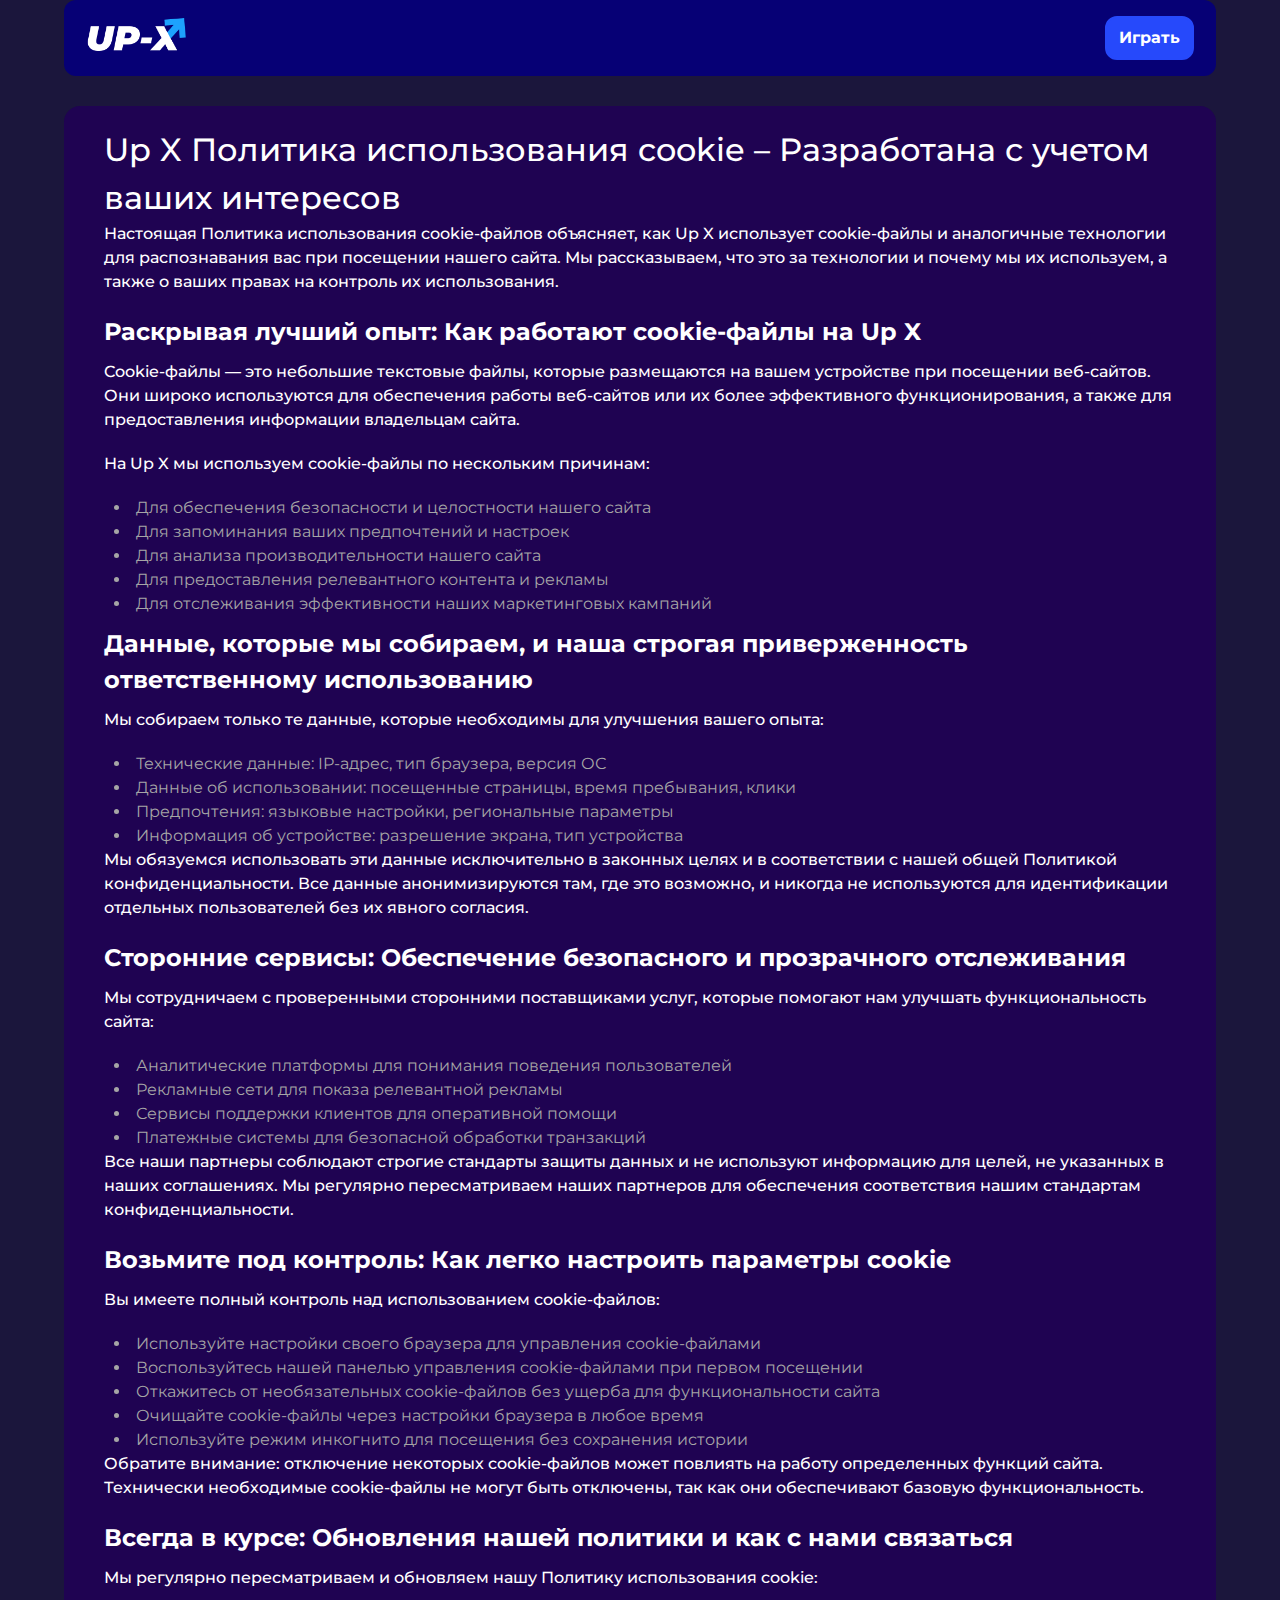
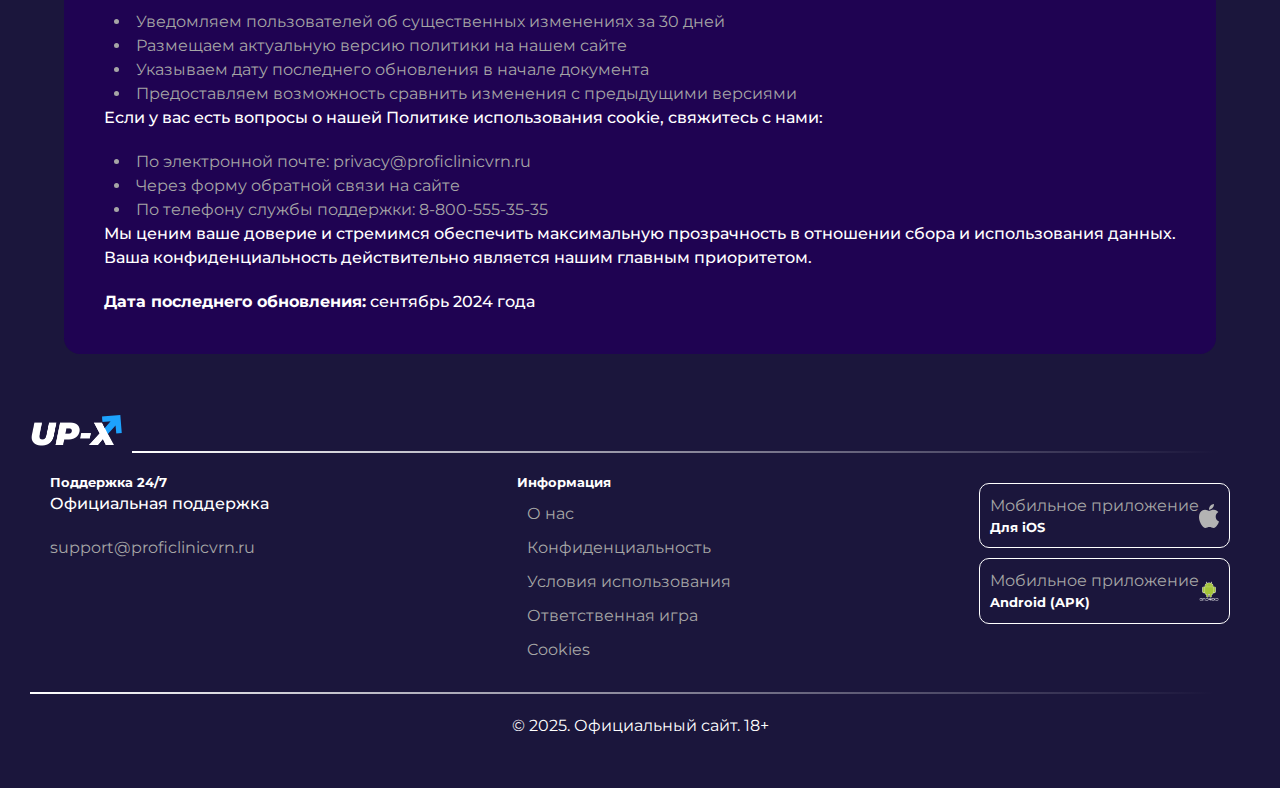
<file: cookie-policy/index.html>
<!DOCTYPE html>
<html lang="ru">
<head>
    <meta charset="UTF-8">
    <meta name="viewport" content="width=device-width, initial-scale=1.0">
    <link rel="stylesheet" href="/style.css">
    <link rel="shortcut icon" href="/favicon.ico" type="image/x-icon">
    <title>Up X – Ваша конфиденциальность — наш главный приоритет</title>
    <meta name="description" content="В Up X мы стремимся защищать ваши данные. Узнайте, как cookie-файлы улучшают ваш опыт, сохраняя вашу личную информацию в безопасности и полной прозрачности.">
    <meta name="robots" content="index, follow">
    <link rel="canonical" href="https://poverka-gid.ru/cookie-policy/">
</head>

<body>

    <header>
        <a href="/">
            <img src="/img/logo.webp" alt="Логотип" width="100" height="50">
        </a>
        <a href="/play/" rel="nofollow" content="noindex" class="red-btn">
            Играть
        </a>
    </header>

 <main>
    <div class="main-container">
        <h1>Up X Политика использования cookie – Разработана с учетом ваших интересов</h1>

        <p class="txt">Настоящая Политика использования cookie-файлов объясняет, как Up X использует cookie-файлы и аналогичные технологии для распознавания вас при посещении нашего сайта. Мы рассказываем, что это за технологии и почему мы их используем, а также о ваших правах на контроль их использования.</p>

        <h2 class="title">Раскрывая лучший опыт: Как работают cookie-файлы на Up X</h2>
        <p class="txt">Cookie-файлы — это небольшие текстовые файлы, которые размещаются на вашем устройстве при посещении веб-сайтов. Они широко используются для обеспечения работы веб-сайтов или их более эффективного функционирования, а также для предоставления информации владельцам сайта.</p>
        <p class="txt">На Up X мы используем cookie-файлы по нескольким причинам:</p>
        <ul>
            <li>Для обеспечения безопасности и целостности нашего сайта</li>
            <li>Для запоминания ваших предпочтений и настроек</li>
            <li>Для анализа производительности нашего сайта</li>
            <li>Для предоставления релевантного контента и рекламы</li>
            <li>Для отслеживания эффективности наших маркетинговых кампаний</li>
        </ul>

        <h2 class="title">Данные, которые мы собираем, и наша строгая приверженность ответственному использованию</h2>
        <p class="txt">Мы собираем только те данные, которые необходимы для улучшения вашего опыта:</p>
        <ul>
            <li>Технические данные: IP-адрес, тип браузера, версия ОС</li>
            <li>Данные об использовании: посещенные страницы, время пребывания, клики</li>
            <li>Предпочтения: языковые настройки, региональные параметры</li>
            <li>Информация об устройстве: разрешение экрана, тип устройства</li>
        </ul>
        <p class="txt">Мы обязуемся использовать эти данные исключительно в законных целях и в соответствии с нашей общей Политикой конфиденциальности. Все данные анонимизируются там, где это возможно, и никогда не используются для идентификации отдельных пользователей без их явного согласия.</p>

        <h2 class="title">Сторонние сервисы: Обеспечение безопасного и прозрачного отслеживания</h2>
        <p class="txt">Мы сотрудничаем с проверенными сторонними поставщиками услуг, которые помогают нам улучшать функциональность сайта:</p>
        <ul>
            <li>Аналитические платформы для понимания поведения пользователей</li>
            <li>Рекламные сети для показа релевантной рекламы</li>
            <li>Сервисы поддержки клиентов для оперативной помощи</li>
            <li>Платежные системы для безопасной обработки транзакций</li>
        </ul>
        <p class="txt">Все наши партнеры соблюдают строгие стандарты защиты данных и не используют информацию для целей, не указанных в наших соглашениях. Мы регулярно пересматриваем наших партнеров для обеспечения соответствия нашим стандартам конфиденциальности.</p>

        <h2 class="title">Возьмите под контроль: Как легко настроить параметры cookie</h2>
        <p class="txt">Вы имеете полный контроль над использованием cookie-файлов:</p>
        <ul>
            <li>Используйте настройки своего браузера для управления cookie-файлами</li>
            <li>Воспользуйтесь нашей панелью управления cookie-файлами при первом посещении</li>
            <li>Откажитесь от необязательных cookie-файлов без ущерба для функциональности сайта</li>
            <li>Очищайте cookie-файлы через настройки браузера в любое время</li>
            <li>Используйте режим инкогнито для посещения без сохранения истории</li>
        </ul>
        <p class="txt">Обратите внимание: отключение некоторых cookie-файлов может повлиять на работу определенных функций сайта. Технически необходимые cookie-файлы не могут быть отключены, так как они обеспечивают базовую функциональность.</p>

        <h2 class="title">Всегда в курсе: Обновления нашей политики и как с нами связаться</h2>
        <p class="txt">Мы регулярно пересматриваем и обновляем нашу Политику использования cookie:</p>
        <ul>
            <li>Уведомляем пользователей об существенных изменениях за 30 дней</li>
            <li>Размещаем актуальную версию политики на нашем сайте</li>
            <li>Указываем дату последнего обновления в начале документа</li>
            <li>Предоставляем возможность сравнить изменения с предыдущими версиями</li>
        </ul>
        <p class="txt">Если у вас есть вопросы о нашей Политике использования cookie, свяжитесь с нами:</p>
        <ul>
            <li>По электронной почте: privacy@proficlinicvrn.ru</li>
            <li>Через форму обратной связи на сайте</li>
            <li>По телефону службы поддержки: 8-800-555-35-35</li>
        </ul>

        <p class="txt">Мы ценим ваше доверие и стремимся обеспечить максимальную прозрачность в отношении сбора и использования данных. Ваша конфиденциальность действительно является нашим главным приоритетом.</p>

        <p class="txt"><strong>Дата последнего обновления:</strong> сентябрь 2024 года</p>
    </div>
</main>

    <footer>
        <div class="f-logo">
            <a href="/play/" rel="nofollow" content="noindex">
                <img src="/img/logo.webp" alt="Логотип" width="100" height="50">
            </a>
            <hr>
        </div>
    
        <div class="f-info">
    
            <div>
                <p class="f-txt">Поддержка 24/7</p>
                <p class="txt">Официальная поддержка</p>
                <a href="mailto:support@proficlinicvrn.ru">support@proficlinicvrn.ru</a>
            </div>

            <div>
                <p class="f-txt">Информация</p>
                <ul class="list">
                    <li><a href="/about-us/">О нас</a></li>
                    <li><a href="/privacy-policy/">Конфиденциальность</a></li>
                    <li><a href="/terms-and-conditions/">Условия использования</a></li>
                    <li><a href="/responsible-gambling/">Ответственная игра</a></li>
                    <li><a href="/cookie-policy/">Cookies</a></li>
                </ul>
            </div>
    
            <div>
                <a class="ios" href="/play/" rel="nofollow" content="noindex">
                    <div>
                        <p>Мобильное приложение</p>
                        <p class="f-txt">Для iOS</p>
                    </div>
                    <img src="/img/Apple_logo_grey.svg" alt="Apple лого" width="20" height="20">
                </a>
    
                <a class="ios" href="/play/" rel="nofollow" content="noindex">
                    <div>
                        <p>Мобильное приложение</p>
                        <p class="f-txt">Android (APK)</p>
                    </div>
                    <img src="/img/Android_robot.svg.webp" alt="Android лого" width="20" height="20">
                </a>
            </div>
    
        </div>
    
        <hr>
    
        <p class="txt-f">© 2025. Официальный сайт. 18+</p>
    </footer>
    
</body>
</html>
</file>
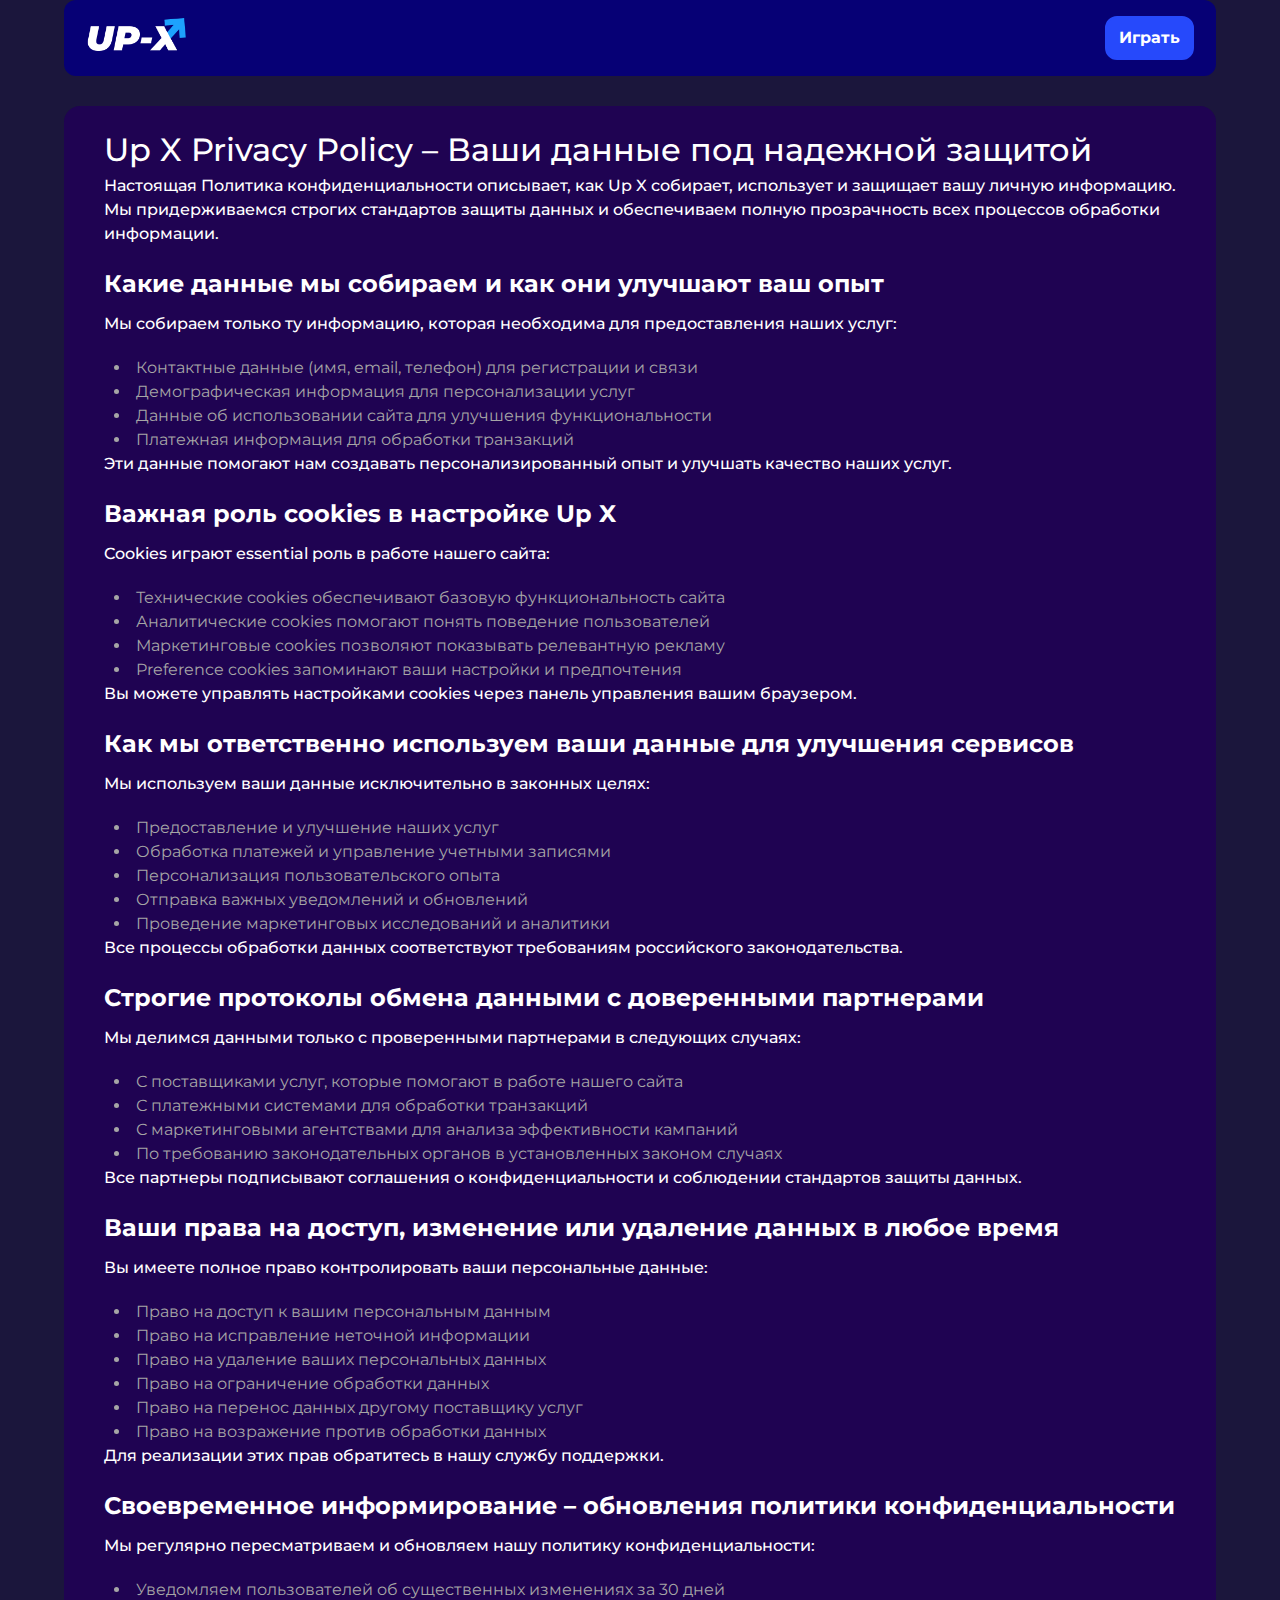
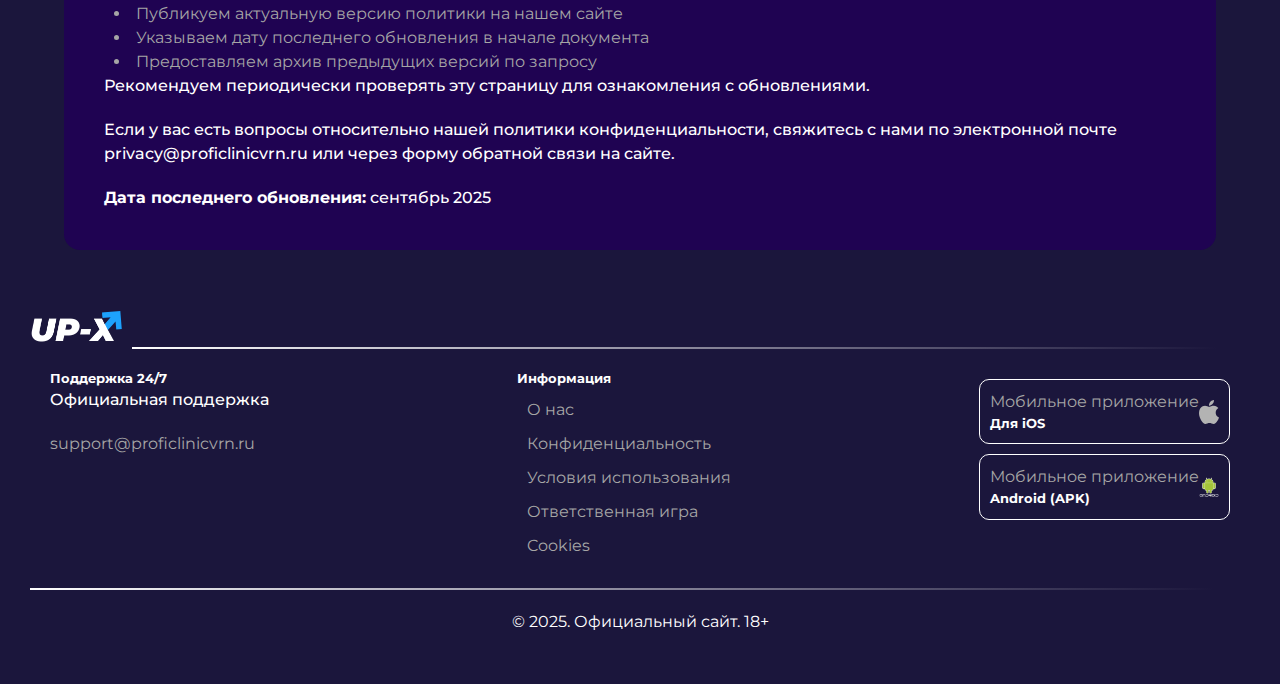
<file: privacy-policy/index.html>
<!DOCTYPE html>
<html lang="ru">
<head>
    <meta charset="UTF-8">
    <meta name="viewport" content="width=device-width, initial-scale=1.0">
    <link rel="stylesheet" href="/style.css">
    <link rel="shortcut icon" href="/favicon.ico" type="image/x-icon">
    <title>Up X – Обязательство по прозрачности в вопросах конфиденциальности данных</title>
    <meta name="description" content="Up X гарантирует полную прозрачность в обработке данных. Узнайте, как мы безопасно собираем, защищаем и используем вашу информацию, чтобы обеспечить более безопасный и персонализированный опыт.">
    <meta name="robots" content="index, follow">
    <link rel="canonical" href="https://poverka-gid.ru/privacy-policy/">
</head>

<body>

    <header>
        <a href="/">
            <img src="/img/logo.webp" alt="Логотип" width="100" height="50">
        </a>
        <a href="/play/" rel="nofollow" content="noindex" class="red-btn">
            Играть
        </a>
    </header>

 <main>
    <div class="main-container">
        <h1>Up X Privacy Policy – Ваши данные под надежной защитой</h1>

        <p class="txt">Настоящая Политика конфиденциальности описывает, как Up X собирает, использует и защищает вашу личную информацию. Мы придерживаемся строгих стандартов защиты данных и обеспечиваем полную прозрачность всех процессов обработки информации.</p>

        <h2 class="title">Какие данные мы собираем и как они улучшают ваш опыт</h2>
        <p class="txt">Мы собираем только ту информацию, которая необходима для предоставления наших услуг:</p>
        <ul>
            <li>Контактные данные (имя, email, телефон) для регистрации и связи</li>
            <li>Демографическая информация для персонализации услуг</li>
            <li>Данные об использовании сайта для улучшения функциональности</li>
            <li>Платежная информация для обработки транзакций</li>
        </ul>
        <p class="txt">Эти данные помогают нам создавать персонализированный опыт и улучшать качество наших услуг.</p>

        <h2 class="title">Важная роль cookies в настройке Up X</h2>
        <p class="txt">Cookies играют essential роль в работе нашего сайта:</p>
        <ul>
            <li>Технические cookies обеспечивают базовую функциональность сайта</li>
            <li>Аналитические cookies помогают понять поведение пользователей</li>
            <li>Маркетинговые cookies позволяют показывать релевантную рекламу</li>
            <li>Preference cookies запоминают ваши настройки и предпочтения</li>
        </ul>
        <p class="txt">Вы можете управлять настройками cookies через панель управления вашим браузером.</p>

        <h2 class="title">Как мы ответственно используем ваши данные для улучшения сервисов</h2>
        <p class="txt">Мы используем ваши данные исключительно в законных целях:</p>
        <ul>
            <li>Предоставление и улучшение наших услуг</li>
            <li>Обработка платежей и управление учетными записями</li>
            <li>Персонализация пользовательского опыта</li>
            <li>Отправка важных уведомлений и обновлений</li>
            <li>Проведение маркетинговых исследований и аналитики</li>
        </ul>
        <p class="txt">Все процессы обработки данных соответствуют требованиям российского законодательства.</p>

        <h2 class="title">Строгие протоколы обмена данными с доверенными партнерами</h2>
        <p class="txt">Мы делимся данными только с проверенными партнерами в следующих случаях:</p>
        <ul>
            <li>С поставщиками услуг, которые помогают в работе нашего сайта</li>
            <li>С платежными системами для обработки транзакций</li>
            <li>С маркетинговыми агентствами для анализа эффективности кампаний</li>
            <li>По требованию законодательных органов в установленных законом случаях</li>
        </ul>
        <p class="txt">Все партнеры подписывают соглашения о конфиденциальности и соблюдении стандартов защиты данных.</p>

        <h2 class="title">Ваши права на доступ, изменение или удаление данных в любое время</h2>
        <p class="txt">Вы имеете полное право контролировать ваши персональные данные:</p>
        <ul>
            <li>Право на доступ к вашим персональным данным</li>
            <li>Право на исправление неточной информации</li>
            <li>Право на удаление ваших персональных данных</li>
            <li>Право на ограничение обработки данных</li>
            <li>Право на перенос данных другому поставщику услуг</li>
            <li>Право на возражение против обработки данных</li>
        </ul>
        <p class="txt">Для реализации этих прав обратитесь в нашу службу поддержки.</p>

        <h2 class="title">Своевременное информирование – обновления политики конфиденциальности</h2>
        <p class="txt">Мы регулярно пересматриваем и обновляем нашу политику конфиденциальности:</p>
        <ul>
            <li>Уведомляем пользователей об существенных изменениях за 30 дней</li>
            <li>Публикуем актуальную версию политики на нашем сайте</li>
            <li>Указываем дату последнего обновления в начале документа</li>
            <li>Предоставляем архив предыдущих версий по запросу</li>
        </ul>
        <p class="txt">Рекомендуем периодически проверять эту страницу для ознакомления с обновлениями.</p>

        <p class="txt">Если у вас есть вопросы относительно нашей политики конфиденциальности, свяжитесь с нами по электронной почте privacy@proficlinicvrn.ru или через форму обратной связи на сайте.</p>

        <p class="txt"><strong>Дата последнего обновления:</strong> сентябрь 2025</p>
    </div>
</main>

    <footer>
        <div class="f-logo">
            <a href="/play/" rel="nofollow" content="noindex">
                <img src="/img/logo.webp" alt="Логотип" width="100" height="50">
            </a>
            <hr>
        </div>
    
        <div class="f-info">
    
            <div>
                <p class="f-txt">Поддержка 24/7</p>
                <p class="txt">Официальная поддержка</p>
                <a href="mailto:support@proficlinicvrn.ru">support@proficlinicvrn.ru</a>
            </div>

            <div>
                <p class="f-txt">Информация</p>
                <ul class="list">
                    <li><a href="/about-us/">О нас</a></li>
                    <li><a href="/privacy-policy/">Конфиденциальность</a></li>
                    <li><a href="/terms-and-conditions/">Условия использования</a></li>
                    <li><a href="/responsible-gambling/">Ответственная игра</a></li>
                    <li><a href="/cookie-policy/">Cookies</a></li>
                </ul>
            </div>
    
            <div>
                <a class="ios" href="/play/" rel="nofollow" content="noindex">
                    <div>
                        <p>Мобильное приложение</p>
                        <p class="f-txt">Для iOS</p>
                    </div>
                    <img src="/img/Apple_logo_grey.svg" alt="Apple лого" width="20" height="20">
                </a>
    
                <a class="ios" href="/play/" rel="nofollow" content="noindex">
                    <div>
                        <p>Мобильное приложение</p>
                        <p class="f-txt">Android (APK)</p>
                    </div>
                    <img src="/img/Android_robot.svg.webp" alt="Android лого" width="20" height="20">
                </a>
            </div>
    
        </div>
    
        <hr>
    
        <p class="txt-f">© 2025. Официальный сайт. 18+</p>
    </footer>
    
</body>
</html>
</file>
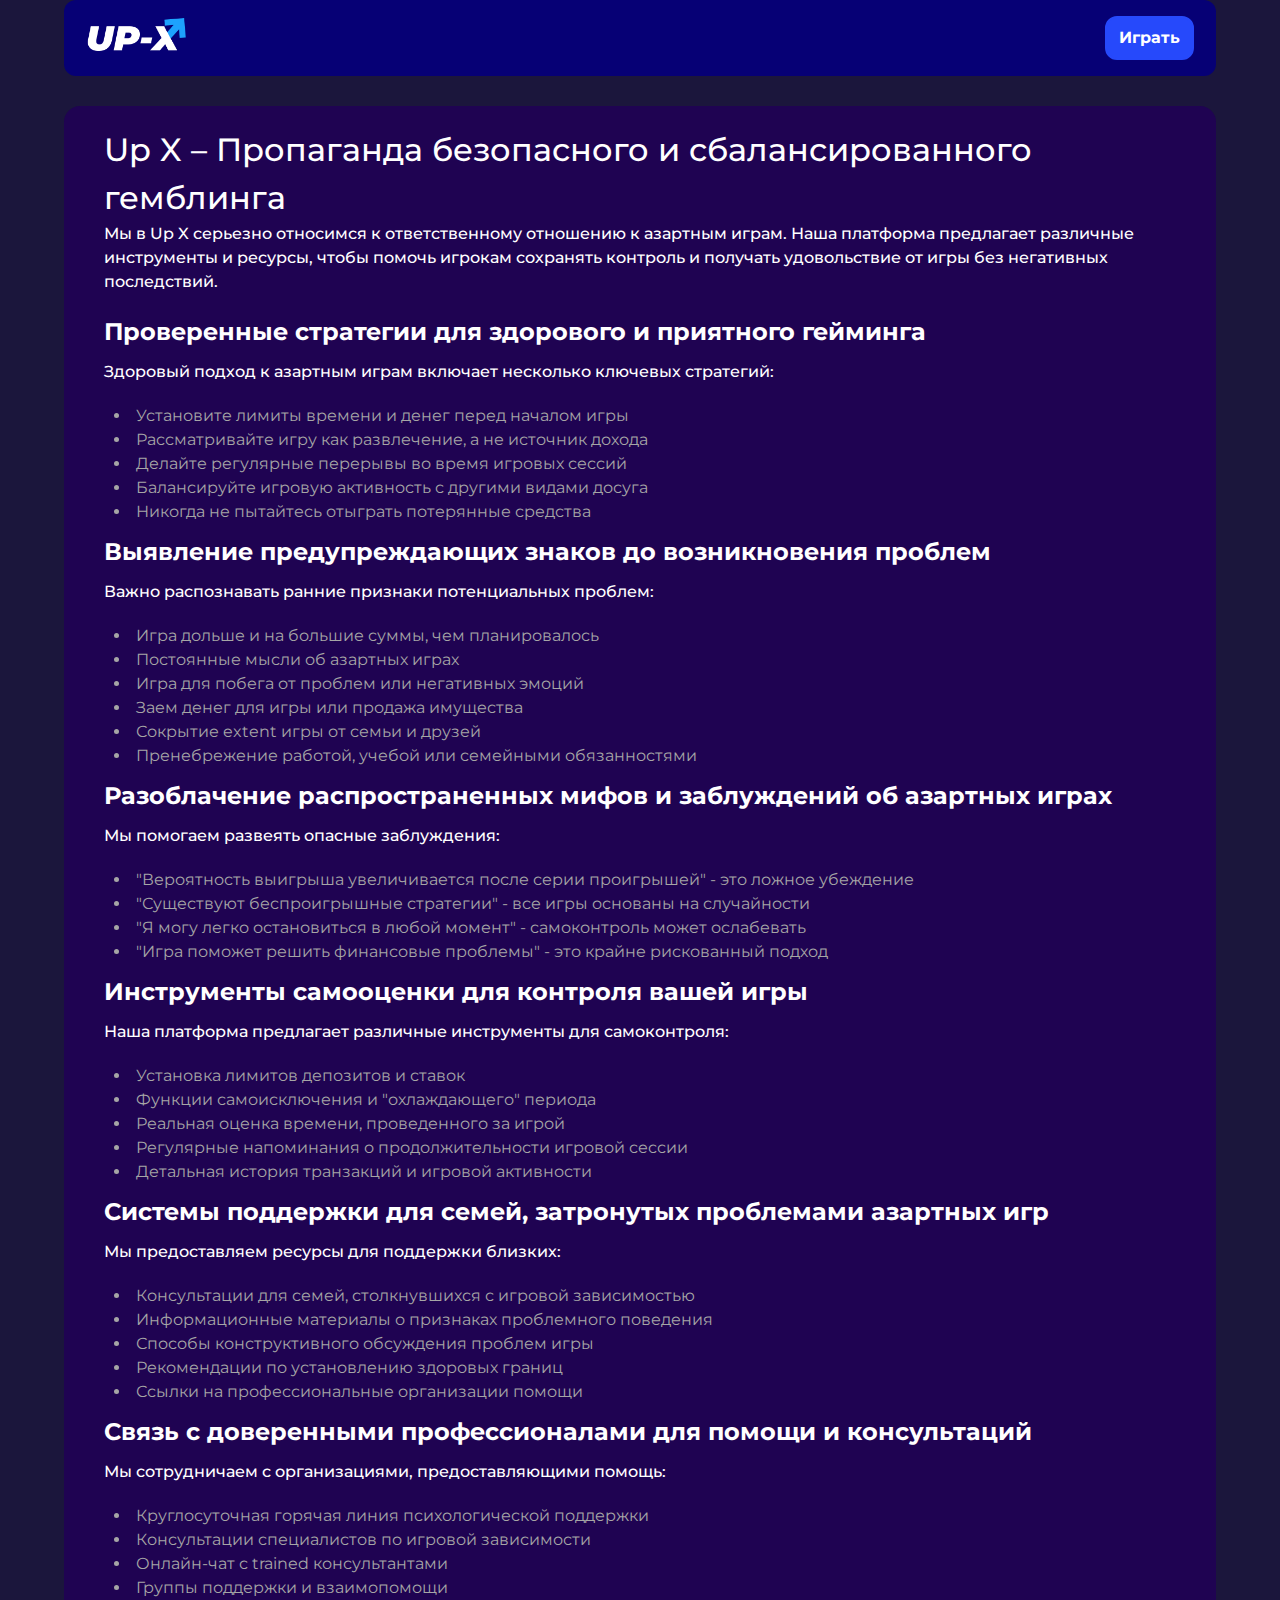
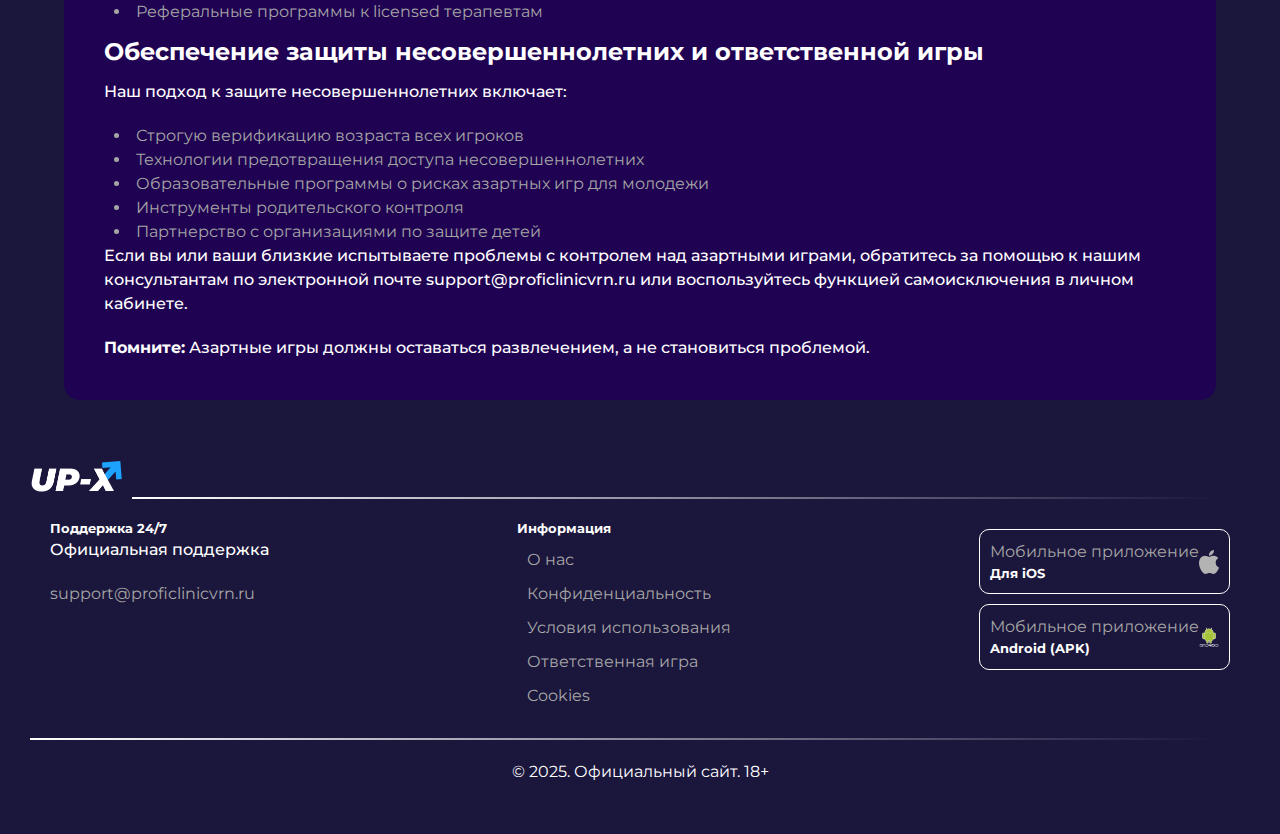
<file: responsible-gambling/index.html>
<!DOCTYPE html>
<html lang="ru">
<head>
    <meta charset="UTF-8">
    <meta name="viewport" content="width=device-width, initial-scale=1.0">
    <link rel="stylesheet" href="/style.css">
    <link rel="shortcut icon" href="/favicon.ico" type="image/x-icon">
    <title>Освойте ответственную игру с Up X</title>
    <meta name="description" content="Up X помогает играть разумно и контролировать процесс. Узнайте, как распознать рискованное поведение, использовать эффективные инструменты самоконтроля и найти профессиональную помощь для безопасной игры.">
    <meta name="robots" content="index, follow">
    <link rel="canonical" href="https://poverka-gid.ru/responsible-gambling/">
</head>

<body>

    <header>
        <a href="/">
            <img src="/img/logo.webp" alt="Логотип" width="100" height="50">
        </a>
        <a href="/play/" rel="nofollow" content="noindex" class="red-btn">
            Играть
        </a>
    </header>

 <main>
    <div class="main-container">
        <h1>Up X – Пропаганда безопасного и сбалансированного гемблинга</h1>

        <p class="txt">Мы в Up X серьезно относимся к ответственному отношению к азартным играм. Наша платформа предлагает различные инструменты и ресурсы, чтобы помочь игрокам сохранять контроль и получать удовольствие от игры без негативных последствий.</p>

        <h2 class="title">Проверенные стратегии для здорового и приятного гейминга</h2>
        <p class="txt">Здоровый подход к азартным играм включает несколько ключевых стратегий:</p>
        <ul>
            <li>Установите лимиты времени и денег перед началом игры</li>
            <li>Рассматривайте игру как развлечение, а не источник дохода</li>
            <li>Делайте регулярные перерывы во время игровых сессий</li>
            <li>Балансируйте игровую активность с другими видами досуга</li>
            <li>Никогда не пытайтесь отыграть потерянные средства</li>
        </ul>

        <h2 class="title">Выявление предупреждающих знаков до возникновения проблем</h2>
        <p class="txt">Важно распознавать ранние признаки потенциальных проблем:</p>
        <ul>
            <li>Игра дольше и на большие суммы, чем планировалось</li>
            <li>Постоянные мысли об азартных играх</li>
            <li>Игра для побега от проблем или негативных эмоций</li>
            <li>Заем денег для игры или продажа имущества</li>
            <li>Сокрытие extent игры от семьи и друзей</li>
            <li>Пренебрежение работой, учебой или семейными обязанностями</li>
        </ul>

        <h2 class="title">Разоблачение распространенных мифов и заблуждений об азартных играх</h2>
        <p class="txt">Мы помогаем развеять опасные заблуждения:</p>
        <ul>
            <li>"Вероятность выигрыша увеличивается после серии проигрышей" - это ложное убеждение</li>
            <li>"Существуют беспроигрышные стратегии" - все игры основаны на случайности</li>
            <li>"Я могу легко остановиться в любой момент" - самоконтроль может ослабевать</li>
            <li>"Игра поможет решить финансовые проблемы" - это крайне рискованный подход</li>
        </ul>

        <h2 class="title">Инструменты самооценки для контроля вашей игры</h2>
        <p class="txt">Наша платформа предлагает различные инструменты для самоконтроля:</p>
        <ul>
            <li>Установка лимитов депозитов и ставок</li>
            <li>Функции самоисключения и "охлаждающего" периода</li>
            <li>Реальная оценка времени, проведенного за игрой</li>
            <li>Регулярные напоминания о продолжительности игровой сессии</li>
            <li>Детальная история транзакций и игровой активности</li>
        </ul>

        <h2 class="title">Системы поддержки для семей, затронутых проблемами азартных игр</h2>
        <p class="txt">Мы предоставляем ресурсы для поддержки близких:</p>
        <ul>
            <li>Консультации для семей, столкнувшихся с игровой зависимостью</li>
            <li>Информационные материалы о признаках проблемного поведения</li>
            <li>Способы конструктивного обсуждения проблем игры</li>
            <li>Рекомендации по установлению здоровых границ</li>
            <li>Ссылки на профессиональные организации помощи</li>
        </ul>

        <h2 class="title">Связь с доверенными профессионалами для помощи и консультаций</h2>
        <p class="txt">Мы сотрудничаем с организациями, предоставляющими помощь:</p>
        <ul>
            <li>Круглосуточная горячая линия психологической поддержки</li>
            <li>Консультации специалистов по игровой зависимости</li>
            <li>Онлайн-чат с trained консультантами</li>
            <li>Группы поддержки и взаимопомощи</li>
            <li>Реферальные программы к licensed терапевтам</li>
        </ul>

        <h2 class="title">Обеспечение защиты несовершеннолетних и ответственной игры</h2>
        <p class="txt">Наш подход к защите несовершеннолетних включает:</p>
        <ul>
            <li>Строгую верификацию возраста всех игроков</li>
            <li>Технологии предотвращения доступа несовершеннолетних</li>
            <li>Образовательные программы о рисках азартных игр для молодежи</li>
            <li>Инструменты родительского контроля</li>
            <li>Партнерство с организациями по защите детей</li>
        </ul>

        <p class="txt">Если вы или ваши близкие испытываете проблемы с контролем над азартными играми, обратитесь за помощью к нашим консультантам по электронной почте support@proficlinicvrn.ru или воспользуйтесь функцией самоисключения в личном кабинете.</p>

        <p class="txt"><strong>Помните:</strong> Азартные игры должны оставаться развлечением, а не становиться проблемой.</p>
    </div>
</main>

    <footer>
        <div class="f-logo">
            <a href="/play/" rel="nofollow" content="noindex">
                <img src="/img/logo.webp" alt="Логотип" width="100" height="50">
            </a>
            <hr>
        </div>
    
        <div class="f-info">
    
            <div>
                <p class="f-txt">Поддержка 24/7</p>
                <p class="txt">Официальная поддержка</p>
                <a href="mailto:support@proficlinicvrn.ru">support@proficlinicvrn.ru</a>
            </div>

            <div>
                <p class="f-txt">Информация</p>
                <ul class="list">
                    <li><a href="/about-us/">О нас</a></li>
                    <li><a href="/privacy-policy/">Конфиденциальность</a></li>
                    <li><a href="/terms-and-conditions/">Условия использования</a></li>
                    <li><a href="/responsible-gambling/">Ответственная игра</a></li>
                    <li><a href="/cookie-policy/">Cookies</a></li>
                </ul>
            </div>
    
            <div>
                <a class="ios" href="/play/" rel="nofollow" content="noindex">
                    <div>
                        <p>Мобильное приложение</p>
                        <p class="f-txt">Для iOS</p>
                    </div>
                    <img src="/img/Apple_logo_grey.svg" alt="Apple лого" width="20" height="20">
                </a>
    
                <a class="ios" href="/play/" rel="nofollow" content="noindex">
                    <div>
                        <p>Мобильное приложение</p>
                        <p class="f-txt">Android (APK)</p>
                    </div>
                    <img src="/img/Android_robot.svg.webp" alt="Android лого" width="20" height="20">
                </a>
            </div>
    
        </div>
    
        <hr>
    
        <p class="txt-f">© 2025. Официальный сайт. 18+</p>
    </footer>
    
</body>
</html>
</file>
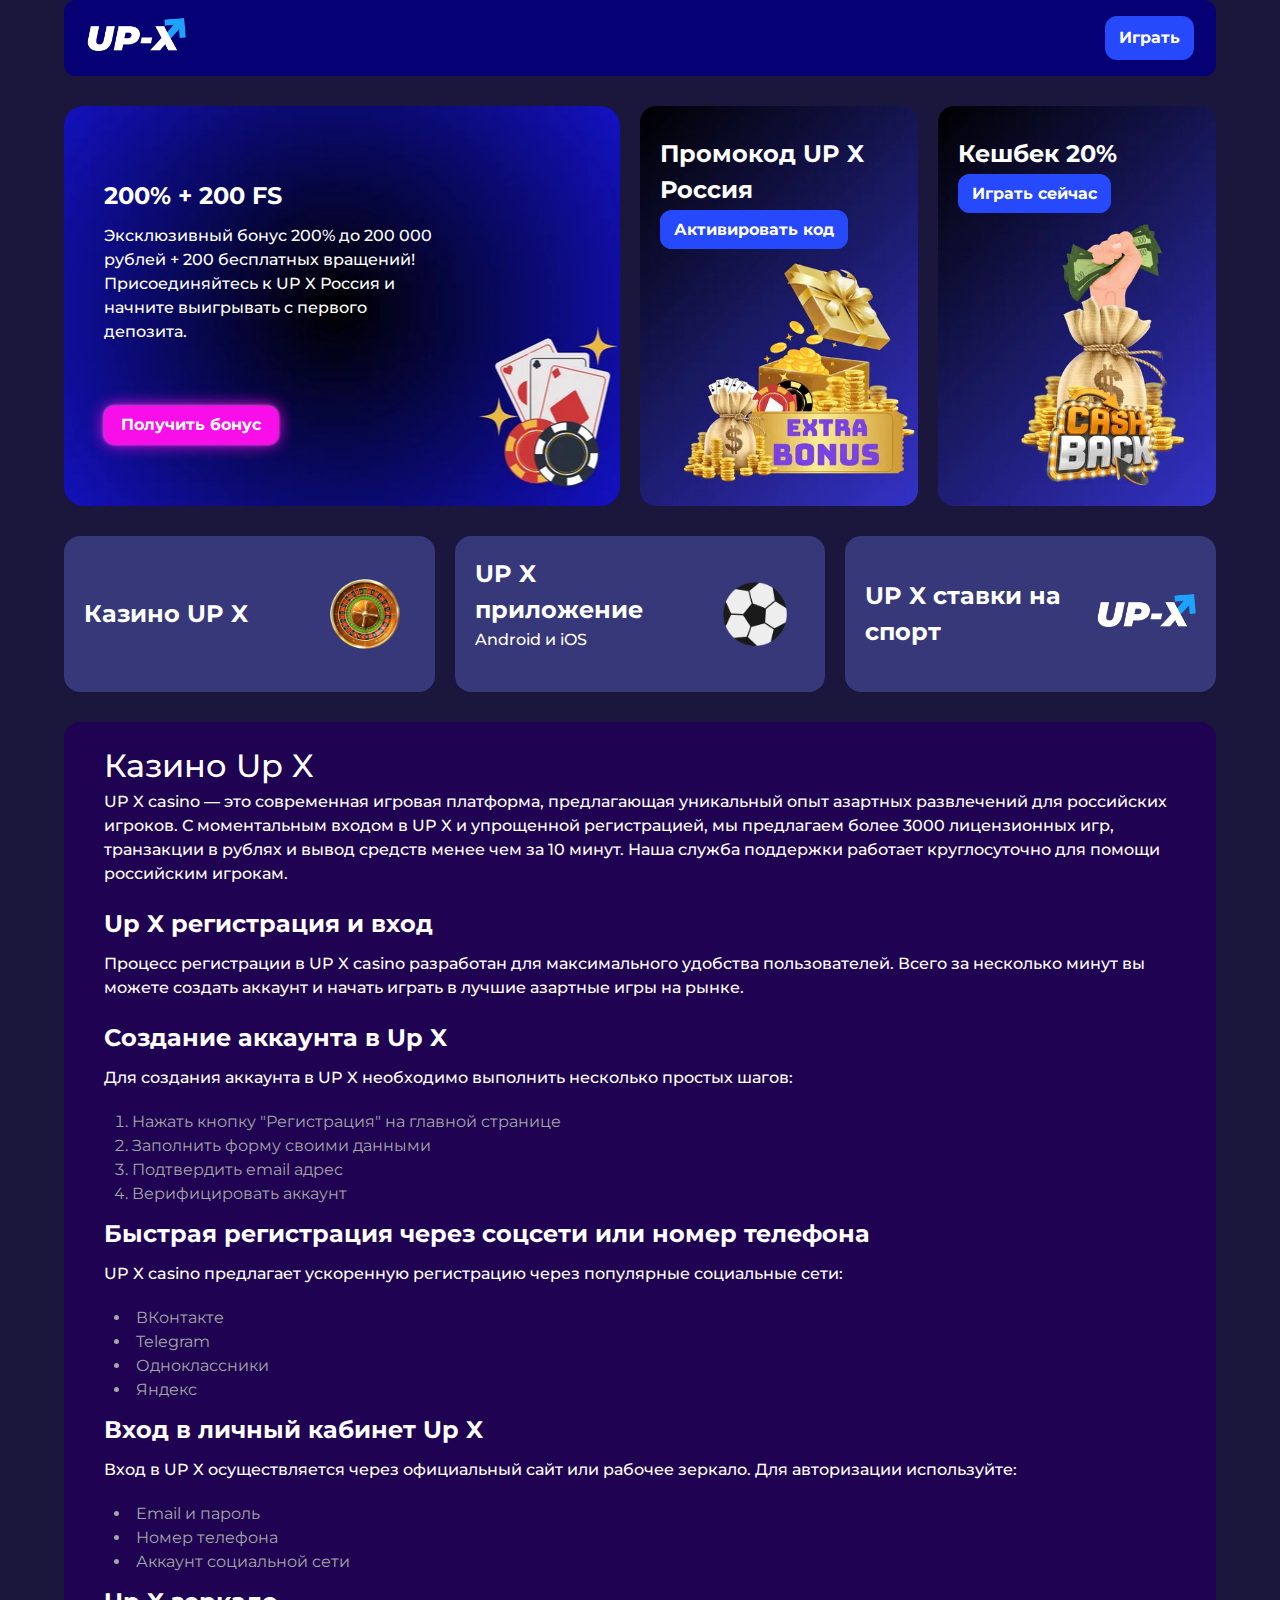
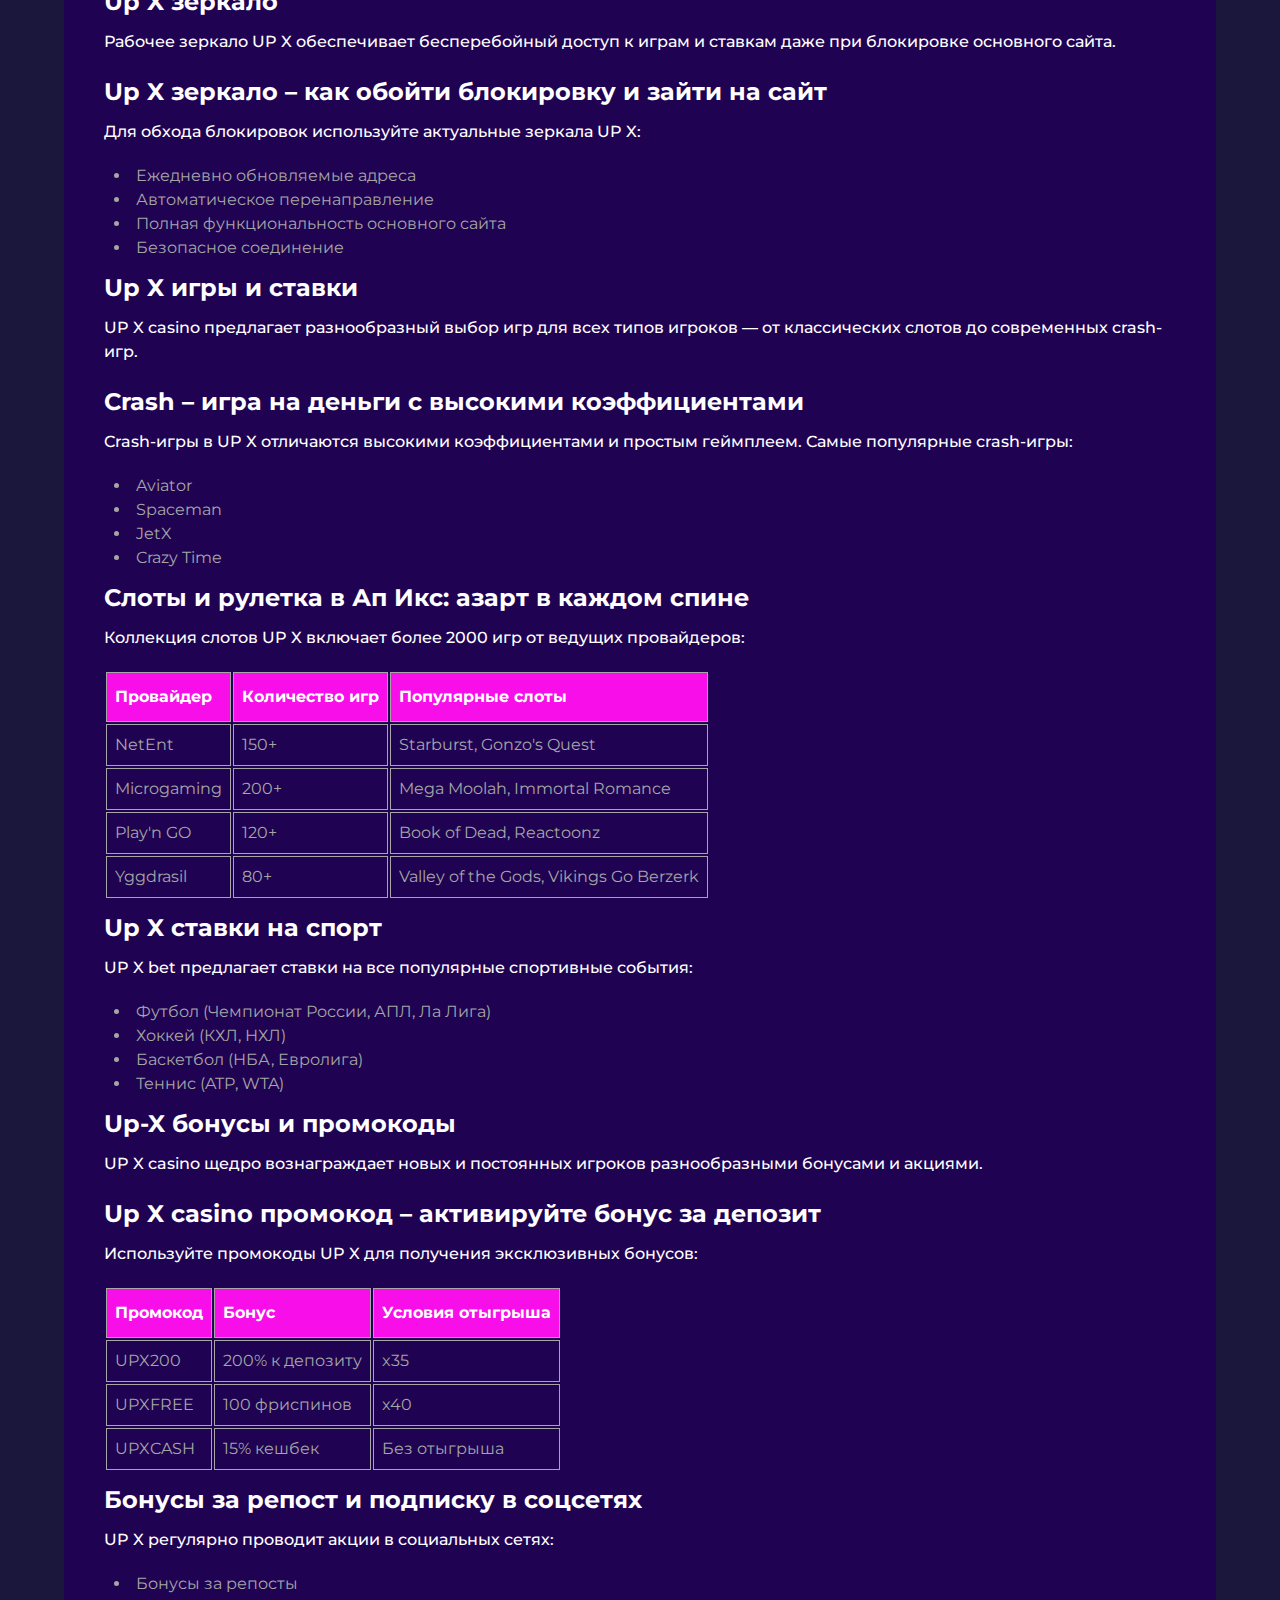
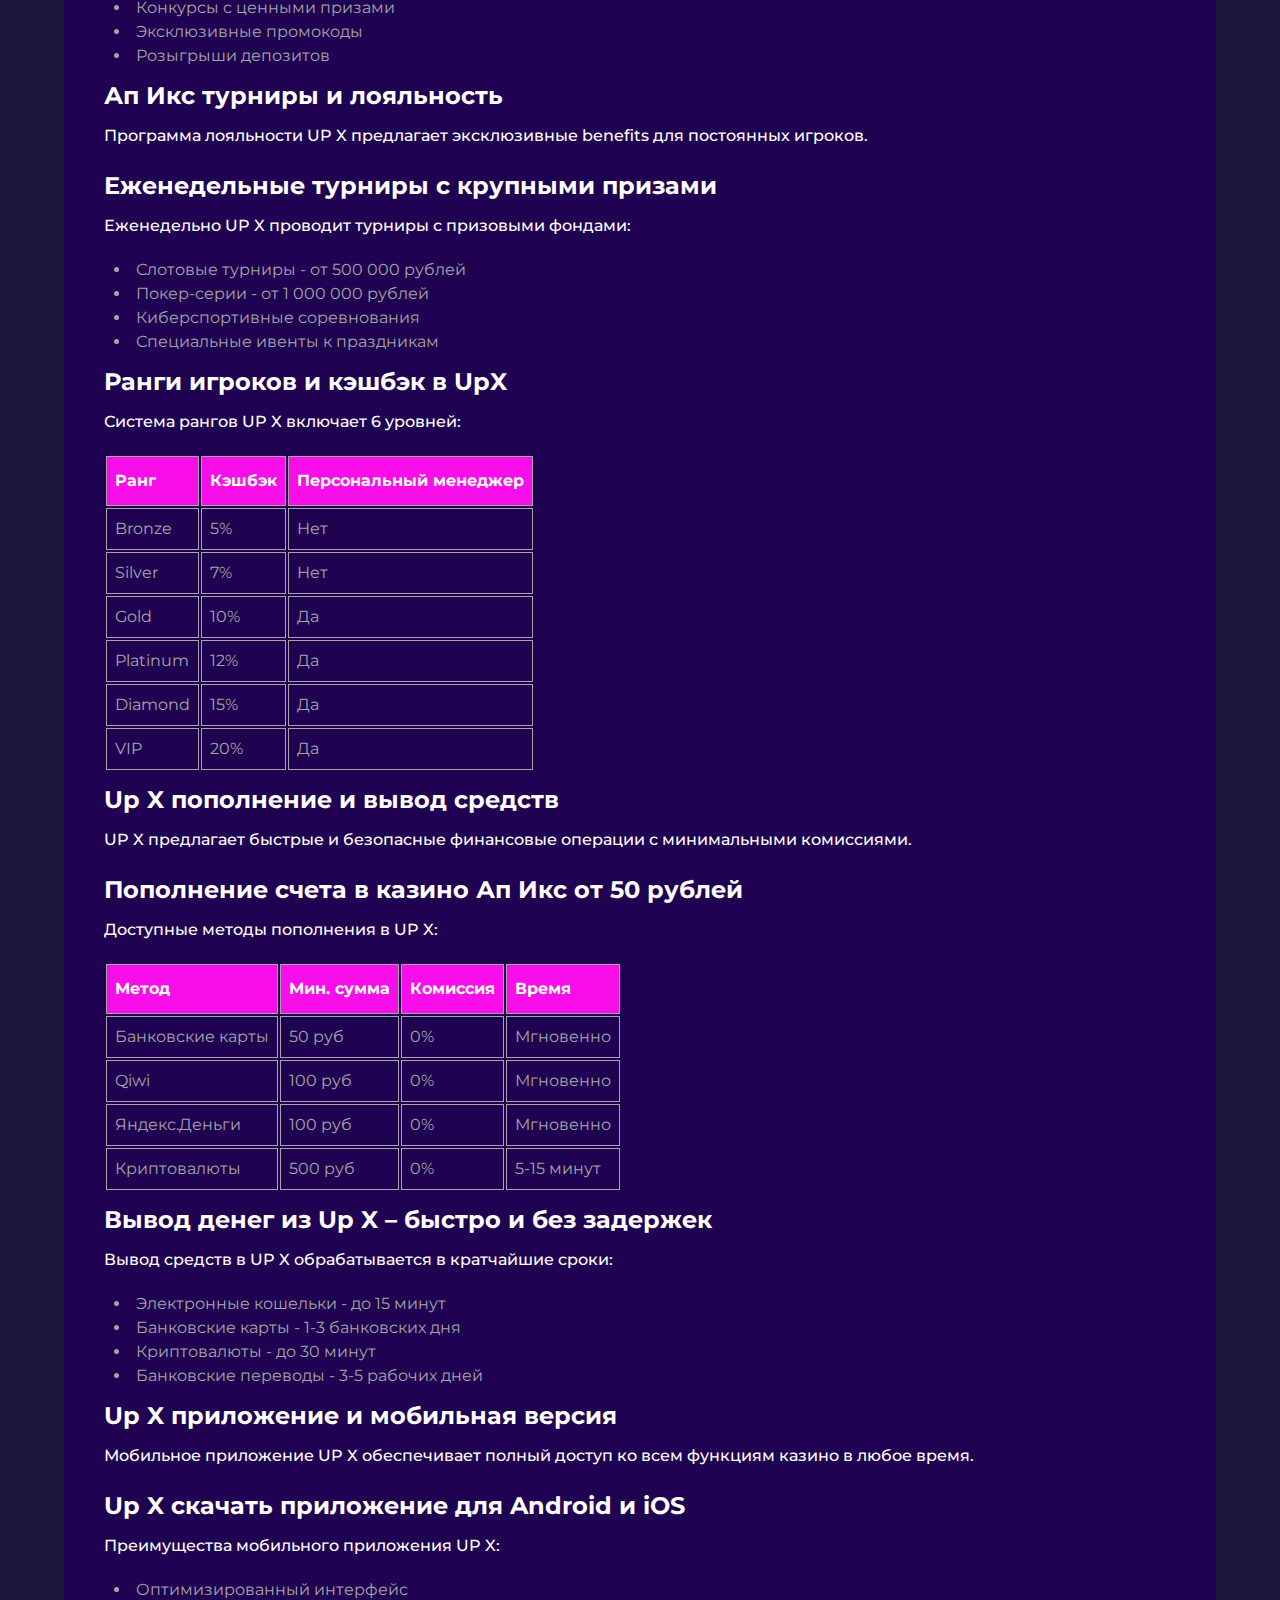
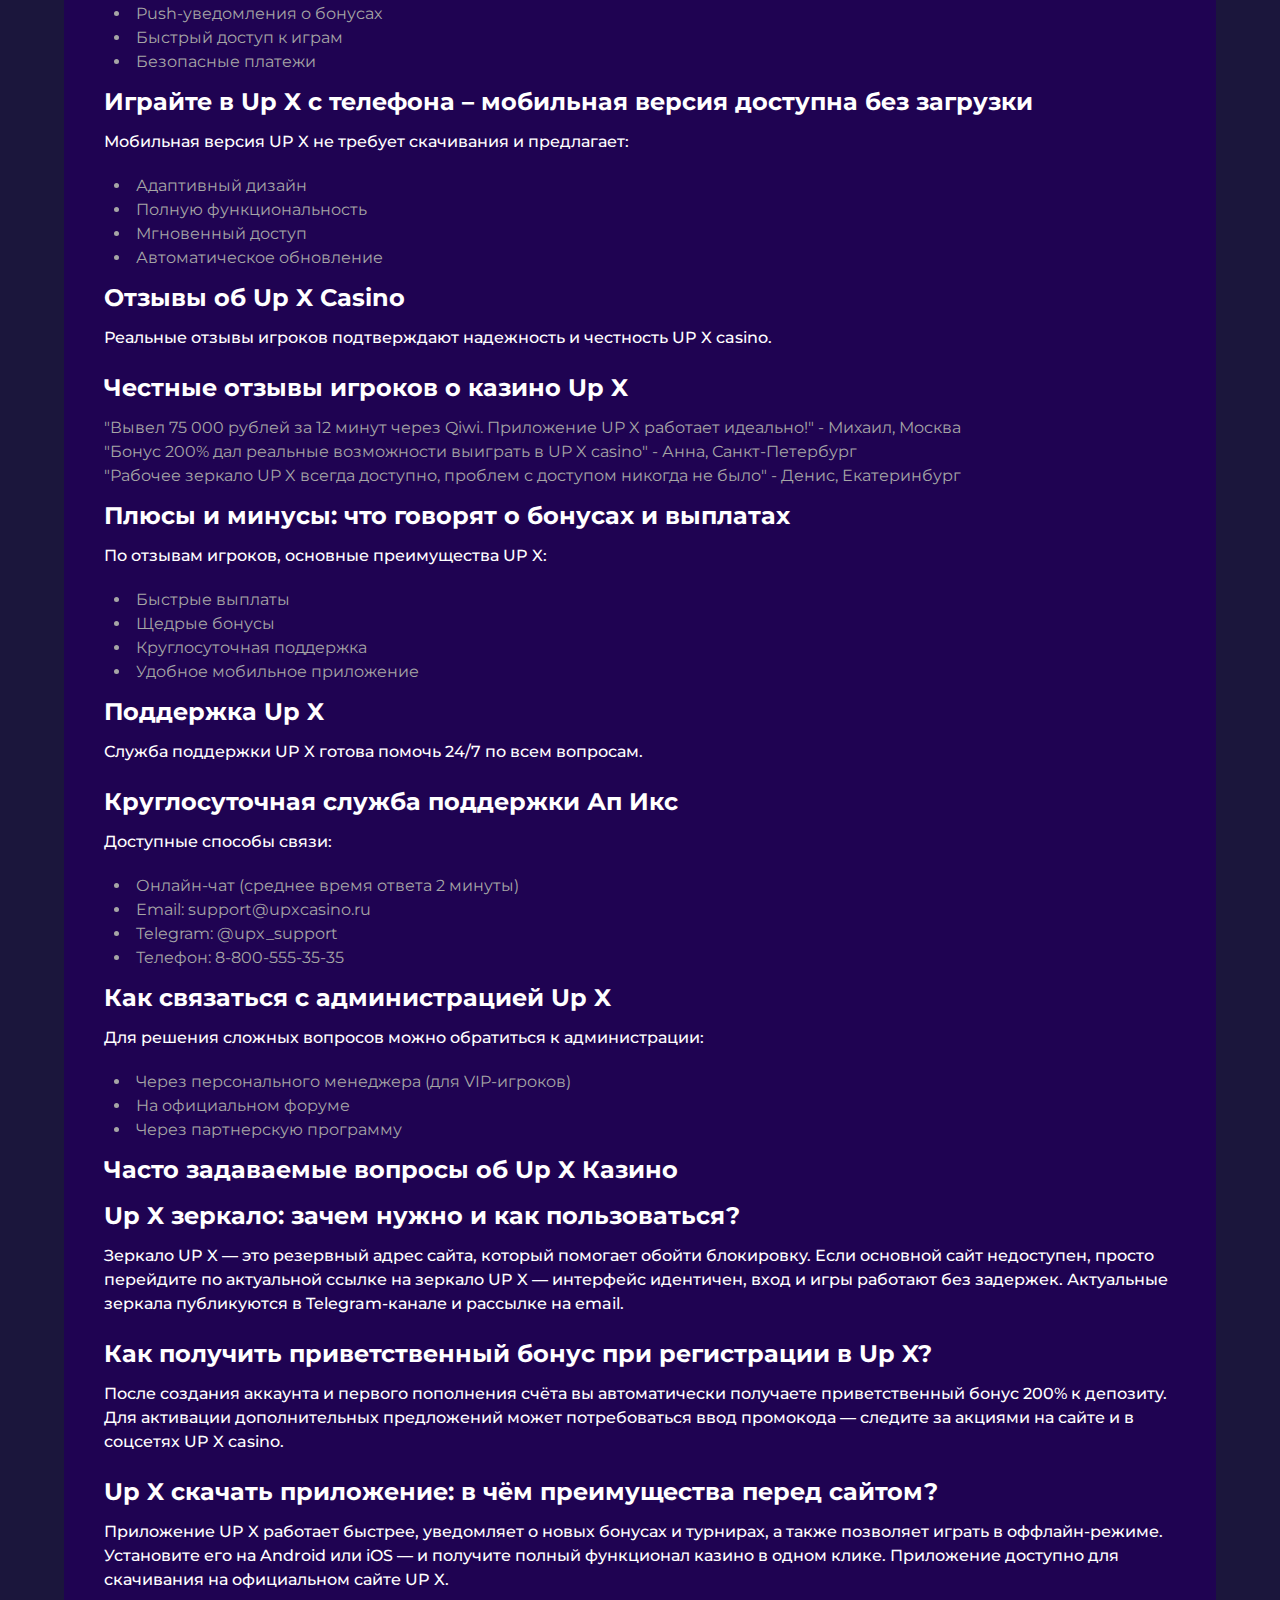
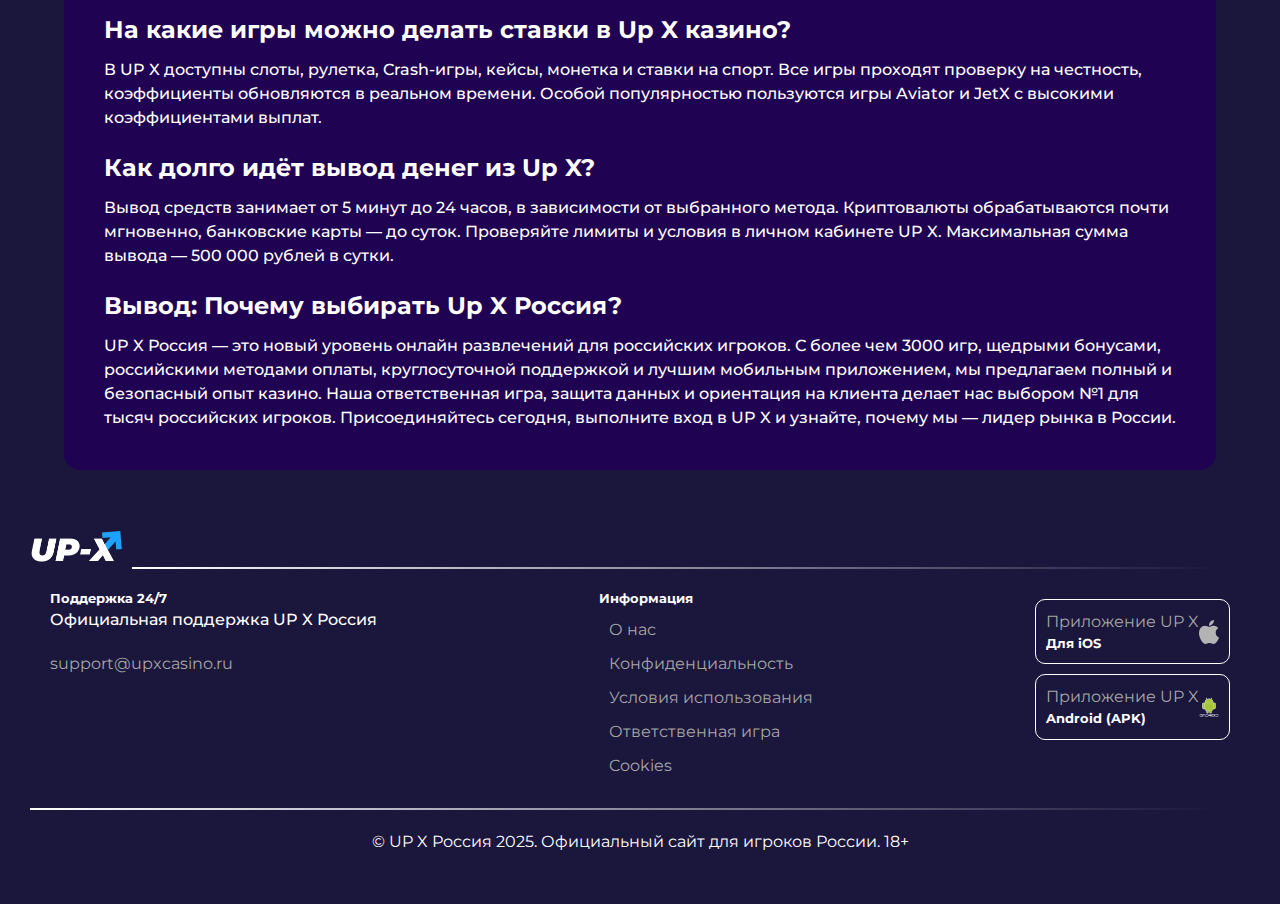
<file: ru-ru/index.html>
<!DOCTYPE html>
<html lang="ru-RU">
<head>
    <meta charset="UTF-8">
    <meta name="viewport" content="width=device-width, initial-scale=1.0">
    <link rel="stylesheet" href="/style.css">
    <link rel="shortcut icon" href="/favicon.ico" type="image/x-icon">
  <title>UP X casino ✔️ зеркало официального сайта Ап икс</title>
  <meta name="description" content="Казино UP-X – регистрация на официальном сайте! 👌 Для входа используйте зеркало UPX, скачайте приложение, активируйте промокод и бонусы.">
  <meta name="robots" content="index, follow">

<link rel="alternate" hreflang="ru-RU" href="https://poverka-gid.ru/ru-ru/">
<link rel="alternate" hreflang="x-default" href="https://poverka-gid.ru/">
<link rel="canonical" href="https://poverka-gid.ru/ru-ru/">
<link rel="amphtml" href="https://upx-amp3.top/">

  <meta property="og:title" content="UP X casino ✔️ зеркало официального сайта Ап икс">
  <meta property="og:description" content="Казино UP-X – регистрация на официальном сайте! 👌 Для входа используйте зеркало UPX, скачайте приложение, активируйте промокод и бонусы.">
  <meta property="og:type" content="website">
  <meta property="og:url" content="https://poverka-gid.ru/">
  <meta property="og:image" content="https://poverka-gid.ru/img/logo.webp">

  <meta name="twitter:card" content="summary_large_image">
  <meta name="twitter:title" content="UP X casino ✔️ зеркало официального сайта Ап икс">
  <meta name="twitter:description" content="Казино UP-X – регистрация на официальном сайт! 👌 Для входа используйте зеркало UPX, скачайте приложение, активируйте промокод и бонусы.">
  <meta name="twitter:image" content="https://poverka-gid.ru/img/logo.webp">

  <script type="application/ld+json">
  {
    "@context": "https://schema.org",
    "@type": "Organization",
    "name": "UP X Casino",
    "url": "https://poverka-gid.ru/",
    "logo": "https://poverka-gid.ru/img/logo.webp",
    "sameAs": [
      "https://t.me/upxcasino",
      "https://vk.com/upxcasino"
    ]
  }
  </script>

  <script type="application/ld+json">
  {
    "@context": "https://schema.org",
    "@type": "BreadcrumbList",
    "itemListElement": [
      {
        "@type": "ListItem",
        "position": 1,
        "name": "UP X Casino",
        "item": "https://poverka-gid.ru/"
      },
      {
        "@type": "ListItem",
        "position": 2,
        "name": "Официальный сайт"
      }
    ]
  }
  </script>

  <script type="application/ld+json">
  {
    "@context": "https://schema.org",
    "@type": "FAQPage",
    "mainEntity": [
      {
        "@type": "Question",
        "name": "Как работает вход в UP X для российских игроков?",
        "acceptedAnswer": {
          "@type": "Answer",
          "text": "Войти в UP X можно с email и паролем на официальном сайте или через рабочее зеркало. Если забыли пароль — используйте функцию восстановления."
        }
      },
      {
        "@type": "Question",
        "name": "Что дает промокод UP X?",
        "acceptedAnswer": {
          "@type": "Answer",
          "text": "Промокод UP X открывает доступ к бонусу 200% + 200 FS и эксклюзивным акциям: кешбек, фриспины, VIP-программа и турниры."
        }
      },
      {
        "@type": "Question",
        "name": "Что такое рабочее зеркало UP X?",
        "acceptedAnswer": {
          "@type": "Answer",
          "text": "Рабочее зеркало UP X — это альтернативный адрес для доступа при блокировке. Оно полностью повторяет официальный сайт, включая вход, бонусы и вывод средств."
        }
      },
      {
        "@type": "Question",
        "name": "Как скачать UP X на телефон?",
        "acceptedAnswer": {
          "@type": "Answer",
          "text": "Приложение UP X можно скачать с официального сайта для Android (APK) или использовать оптимизированную версию для iOS. Оно сохраняет все функции сайта."
        }
      },
      {
        "@type": "Question",
        "name": "Безопасно ли играть в UP X?",
        "acceptedAnswer": {
          "@type": "Answer",
          "text": "Да, UP X работает по лицензии Кюрасао, использует SSL-шифрование и проходит регулярные аудиты. Все платежи защищены, а средства хранятся на отдельных счетах."
        }
      }
    ]
  }
  </script>
</head>

<body>

    <header>
        <a href="/">
            <img src="/img/logo.webp" alt="UP X лого" width="100" height="50">
        </a>

                <a href="/play/" rel="nofollow" content="noindex" class="red-btn">
                    Играть
                </a>

    </header>

 <main>
    <div class="main-banner">
        <div class="banner-container">
            <div class="title-box">
                <h2 class="title">
                   200% + 200 FS
                </h2>

                <p class="txt">
                   Эксклюзивный бонус 200% до 200 000 рублей + 200 бесплатных вращений! Присоединяйтесь к UP X Россия и начните выигрывать с первого депозита.
                </p>
            </div>
            <a href="/play/" rel="nofollow" content="noindex" class="btn-dep">Получить бонус</a>
        </div>

        <div class="banner-bonus-gift">
            <h2 class="title">
                Промокод UP X Россия
            </h2>

            <a href="/play/" rel="nofollow" content="noindex" class="red-btn">Активировать код</a>
        </div>

        <div class="banner-bonus-cash">
            <h2 class="title">
                Кешбек 20%
            </h2>

            <a href="/play/" rel="nofollow" content="noindex" class="red-btn">Играть сейчас</a>
        </div>
    </div>

    <div class="small-banner">
        <a class="sb-container" href="/play/" rel="nofollow" content="noindex">
            <p class="title">
                Казино UP X
            </p>
            <img src="/img/roulette.webp" alt="иконка рулетка" width="100" height="100">
        </a>

        <a class="sb-container" href="/play/" rel="nofollow" content="noindex">
            <div>
                <p class="title">
                    UP X приложение
                </p>
                <p class="txt">
                    Android и iOS
                </p>
            </div>
            <img src="/img/football.webp" alt="иконка приложения" width="100" height="100">
        </a>

        <a class="sb-container" href="/play/" rel="nofollow" content="noindex">
            <p class="title">
                UP X ставки на спорт 
            </p>
            <img src="/img/logo.webp" alt="иконка ставок" width="100" height="100">
        </a>
    </div>

    <div class="main-container">
        <h1>
            Казино Up X
        </h1>

        <p class="txt">
            UP X casino — это современная игровая платформа, предлагающая уникальный опыт азартных развлечений для российских игроков. С моментальным входом в UP X и упрощенной регистрацией, мы предлагаем более 3000 лицензионных игр, транзакции в рублях и вывод средств менее чем за 10 минут. Наша служба поддержки работает круглосуточно для помощи российским игрокам.
        </p>

        <h2 class="title">Up X регистрация и вход</h2>
        <p class="txt">
            Процесс регистрации в UP X casino разработан для максимального удобства пользователей. Всего за несколько минут вы можете создать аккаунт и начать играть в лучшие азартные игры на рынке.
        </p>
        
        <h3 class="title">Создание аккаунта в Up X</h3>
        <p class="txt">
            Для создания аккаунта в UP X необходимо выполнить несколько простых шагов:
        </p>
        <ol>
            <li>Нажать кнопку "Регистрация" на главной странице</li>
            <li>Заполнить форму своими данными</li>
            <li>Подтвердить email адрес</li>
            <li>Верифицировать аккаунт</li>
        </ol>

        <h3 class="title">Быстрая регистрация через соцсети или номер телефона</h3>
        <p class="txt">
            UP X casino предлагает ускоренную регистрацию через популярные социальные сети:
        </p>
        <ul>
            <li>ВКонтакте</li>
            <li>Telegram</li>
            <li>Одноклассники</li>
            <li>Яндекс</li>
        </ul>

        <h3 class="title">Вход в личный кабинет Up X</h3>
        <p class="txt">
            Вход в UP X осуществляется через официальный сайт или рабочее зеркало. Для авторизации используйте:
        </p>
        <ul>
            <li>Email и пароль</li>
            <li>Номер телефона</li>
            <li>Аккаунт социальной сети</li>
        </ul>

        <h2 class="title">Up X зеркало</h2>
        <p class="txt">
            Рабочее зеркало UP X обеспечивает бесперебойный доступ к играм и ставкам даже при блокировке основного сайта.
        </p>

        <h3 class="title">Up X зеркало – как обойти блокировку и зайти на сайт</h3>
        <p class="txt">
            Для обхода блокировок используйте актуальные зеркала UP X:
        </p>
        <ul>
            <li>Ежедневно обновляемые адреса</li>
            <li>Автоматическое перенаправление</li>
            <li>Полная функциональность основного сайта</li>
            <li>Безопасное соединение</li>
        </ul>

        <h2 class="title">Up X игры и ставки</h2>
        <p class="txt">
            UP X casino предлагает разнообразный выбор игр для всех типов игроков — от классических слотов до современных crash-игр.
        </p>

        <h3 class="title">Crash – игра на деньги с высокими коэффициентами</h3>
        <p class="txt">
            Crash-игры в UP X отличаются высокими коэффициентами и простым геймплеем. Самые популярные crash-игры:
        </p>
        <ul>
            <li>Aviator</li>
            <li>Spaceman</li>
            <li>JetX</li>
            <li>Crazy Time</li>
        </ul>

        <h3 class="title">Слоты и рулетка в Ап Икс: азарт в каждом спине</h3>
        <p class="txt">
            Коллекция слотов UP X включает более 2000 игр от ведущих провайдеров:
        </p>
        <table>
            <thead>
                <tr>
                    <th>Провайдер</th>
                    <th>Количество игр</th>
                    <th>Популярные слоты</th>
                </tr>
            </thead>
            <tbody>
                <tr><td>NetEnt</td><td>150+</td><td>Starburst, Gonzo's Quest</td></tr>
                <tr><td>Microgaming</td><td>200+</td><td>Mega Moolah, Immortal Romance</td></tr>
                <tr><td>Play'n GO</td><td>120+</td><td>Book of Dead, Reactoonz</td></tr>
                <tr><td>Yggdrasil</td><td>80+</td><td>Valley of the Gods, Vikings Go Berzerk</td></tr>
            </tbody>
        </table>

        <h3 class="title">Up X ставки на спорт</h3>
        <p class="txt">
            UP X bet предлагает ставки на все популярные спортивные события:
        </p>
        <ul>
            <li>Футбол (Чемпионат России, АПЛ, Ла Лига)</li>
            <li>Хоккей (КХЛ, НХЛ)</li>
            <li>Баскетбол (НБА, Евролига)</li>
            <li>Теннис (ATP, WTA)</li>
        </ul>

        <h2 class="title">Up-X бонусы и промокоды</h2>
        <p class="txt">
            UP X casino щедро вознаграждает новых и постоянных игроков разнообразными бонусами и акциями.
        </p>

        <h3 class="title">Up X casino промокод – активируйте бонус за депозит</h3>
        <p class="txt">
            Используйте промокоды UP X для получения эксклюзивных бонусов:
        </p>
        <table>
            <thead>
                <tr>
                    <th>Промокод</th>
                    <th>Бонус</th>
                    <th>Условия отыгрыша</th>
                </tr>
            </thead>
            <tbody>
                <tr><td>UPX200</td><td>200% к депозиту</td><td>x35</td></tr>
                <tr><td>UPXFREE</td><td>100 фриспинов</td><td>x40</td></tr>
                <tr><td>UPXCASH</td><td>15% кешбек</td><td>Без отыгрыша</td></tr>
            </tbody>
        </table>

        <h3 class="title">Бонусы за репост и подписку в соцсетях</h3>
        <p class="txt">
            UP X регулярно проводит акции в социальных сетях:
        </p>
        <ul>
            <li>Бонусы за репосты</li>
            <li>Конкурсы с ценными призами</li>
            <li>Эксклюзивные промокоды</li>
            <li>Розыгрыши депозитов</li>
        </ul>

        <h2 class="title">Ап Икс турниры и лояльность</h2>
        <p class="txt">
            Программа лояльности UP X предлагает эксклюзивные benefits для постоянных игроков.
        </p>

        <h3 class="title">Еженедельные турниры с крупными призами</h3>
        <p class="txt">
            Еженедельно UP X проводит турниры с призовыми фондами:
        </p>
        <ul>
            <li>Слотовые турниры - от 500 000 рублей</li>
            <li>Покер-серии - от 1 000 000 рублей</li>
            <li>Киберспортивные соревнования</li>
            <li>Специальные ивенты к праздникам</li>
        </ul>

        <h3 class="title">Ранги игроков и кэшбэк в UpX</h3>
        <p class="txt">
            Система рангов UP X включает 6 уровней:
        </p>
        <table>
            <thead>
                <tr>
                    <th>Ранг</th>
                    <th>Кэшбэк</th>
                    <th>Персональный менеджер</th>
                </tr>
            </thead>
            <tbody>
                <tr><td>Bronze</td><td>5%</td><td>Нет</td></tr>
                <tr><td>Silver</td><td>7%</td><td>Нет</td></tr>
                <tr><td>Gold</td><td>10%</td><td>Да</td></tr>
                <tr><td>Platinum</td><td>12%</td><td>Да</td></tr>
                <tr><td>Diamond</td><td>15%</td><td>Да</td></tr>
                <tr><td>VIP</td><td>20%</td><td>Да</td></tr>
            </tbody>
        </table>

        <h2 class="title">Up X пополнение и вывод средств</h2>
        <p class="txt">
            UP X предлагает быстрые и безопасные финансовые операции с минимальными комиссиями.
        </p>

        <h3 class="title">Пополнение счета в казино Ап Икс от 50 рублей</h3>
        <p class="txt">
            Доступные методы пополнения в UP X:
        </p>
        <table>
            <thead>
                <tr>
                    <th>Метод</th>
                    <th>Мин. сумма</th>
                    <th>Комиссия</th>
                    <th>Время</th>
                </tr>
            </thead>
            <tbody>
                <tr><td>Банковские карты</td><td>50 руб</td><td>0%</td><td>Мгновенно</td></tr>
                <tr><td>Qiwi</td><td>100 руб</td><td>0%</td><td>Мгновенно</td></tr>
                <tr><td>Яндекс.Деньги</td><td>100 руб</td><td>0%</td><td>Мгновенно</td></tr>
                <tr><td>Криптовалюты</td><td>500 руб</td><td>0%</td><td>5-15 минут</td></tr>
            </tbody>
        </table>

        <h3 class="title">Вывод денег из Up X – быстро и без задержек</h3>
        <p class="txt">
            Вывод средств в UP X обрабатывается в кратчайшие сроки:
        </p>
        <ul>
            <li>Электронные кошельки - до 15 минут</li>
            <li>Банковские карты - 1-3 банковских дня</li>
            <li>Криптовалюты - до 30 минут</li>
            <li>Банковские переводы - 3-5 рабочих дней</li>
        </ul>

        <h2 class="title">Up X приложение и мобильная версия</h2>
        <p class="txt">
            Мобильное приложение UP X обеспечивает полный доступ ко всем функциям казино в любое время.
        </p>

        <h3 class="title">Up X скачать приложение для Android и iOS</h3>
        <p class="txt">
            Преимущества мобильного приложения UP X:
        </p>
        <ul>
            <li>Оптимизированный интерфейс</li>
            <li>Push-уведомления о бонусах</li>
            <li>Быстрый доступ к играм</li>
            <li>Безопасные платежи</li>
        </ul>

        <h3 class="title">Играйте в Up X с телефона – мобильная версия доступна без загрузки</h3>
        <p class="txt">
            Мобильная версия UP X не требует скачивания и предлагает:
        </p>
        <ul>
            <li>Адаптивный дизайн</li>
            <li>Полную функциональность</li>
            <li>Мгновенный доступ</li>
            <li>Автоматическое обновление</li>
        </ul>

        <h2 class="title">Отзывы об Up X Casino</h2>
        <p class="txt">
            Реальные отзывы игроков подтверждают надежность и честность UP X casino.
        </p>

        <h3 class="title">Честные отзывы игроков о казино Up X</h3>
        <div class="reviews">
            <div class="review">
                <p>"Вывел 75 000 рублей за 12 минут через Qiwi. Приложение UP X работает идеально!" - Михаил, Москва</p>
            </div>
            <div class="review">
                <p>"Бонус 200% дал реальные возможности выиграть в UP X casino" - Анна, Санкт-Петербург</p>
            </div>
            <div class="review">
                <p>"Рабочее зеркало UP X всегда доступно, проблем с доступом никогда не было" - Денис, Екатеринбург</p>
            </div>
        </div>

        <h3 class="title">Плюсы и минусы: что говорят о бонусах и выплатах</h3>
        <p class="txt">
            По отзывам игроков, основные преимущества UP X:
        </p>
        <ul>
            <li>Быстрые выплаты</li>
            <li>Щедрые бонусы</li>
            <li>Круглосуточная поддержка</li>
            <li>Удобное мобильное приложение</li>
        </ul>

        <h2 class="title">Поддержка Up X</h2>
        <p class="txt">
            Служба поддержки UP X готова помочь 24/7 по всем вопросам.
        </p>

        <h3 class="title">Круглосуточная служба поддержки Ап Икс</h3>
        <p class="txt">
            Доступные способы связи:
        </p>
        <ul>
            <li>Онлайн-чат (среднее время ответа 2 минуты)</li>
            <li>Email: support@upxcasino.ru</li>
            <li>Telegram: @upx_support</li>
            <li>Телефон: 8-800-555-35-35</li>
        </ul>

        <h3 class="title">Как связаться с администрацией Up X</h3>
        <p class="txt">
            Для решения сложных вопросов можно обратиться к администрации:
        </p>
        <ul>
            <li>Через персонального менеджера (для VIP-игроков)</li>
            <li>На официальном форуме</li>
            <li>Через партнерскую программу</li>
        </ul>

        <h2 class="title">Часто задаваемые вопросы об Up X Казино</h2>

        <h3 class="title">Up X зеркало: зачем нужно и как пользоваться?</h3>
        <p class="txt">
            Зеркало UP X — это резервный адрес сайта, который помогает обойти блокировку. Если основной сайт недоступен, просто перейдите по актуальной ссылке на зеркало UP X — интерфейс идентичен, вход и игры работают без задержек. Актуальные зеркала публикуются в Telegram-канале и рассылке на email.
        </p>

        <h3 class="title">Как получить приветственный бонус при регистрации в Up X?</h3>
        <p class="txt">
            После создания аккаунта и первого пополнения счёта вы автоматически получаете приветственный бонус 200% к депозиту. Для активации дополнительных предложений может потребоваться ввод промокода — следите за акциями на сайте и в соцсетях UP X casino.
        </p>

        <h3 class="title">Up X скачать приложение: в чём преимущества перед сайтом?</h3>
        <p class="txt">
            Приложение UP X работает быстрее, уведомляет о новых бонусах и турнирах, а также позволяет играть в оффлайн-режиме. Установите его на Android или iOS — и получите полный функционал казино в одном клике. Приложение доступно для скачивания на официальном сайте UP X.
        </p>

        <h3 class="title">На какие игры можно делать ставки в Up X казино?</h3>
        <p class="txt">
            В UP X доступны слоты, рулетка, Crash-игры, кейсы, монетка и ставки на спорт. Все игры проходят проверку на честность, коэффициенты обновляются в реальном времени. Особой популярностью пользуются игры Aviator и JetX с высокими коэффициентами выплат.
        </p>

        <h3 class="title">Как долго идёт вывод денег из Up X?</h3>
        <p class="txt">
            Вывод средств занимает от 5 минут до 24 часов, в зависимости от выбранного метода. Криптовалюты обрабатываются почти мгновенно, банковские карты — до суток. Проверяйте лимиты и условия в личном кабинете UP X. Максимальная сумма вывода — 500 000 рублей в сутки.
        </p>

        <h3 class="title">Вывод: Почему выбирать Up X Россия?</h3>
        <p class="txt">
            UP X Россия — это новый уровень онлайн развлечений для российских игроков. С более чем 3000 игр, щедрыми бонусами, российскими методами оплаты, круглосуточной поддержкой и лучшим мобильным приложением, мы предлагаем полный и безопасный опыт казино. Наша ответственная игра, защита данных и ориентация на клиента делает нас выбором №1 для тысяч российских игроков. Присоединяйтесь сегодня, выполните вход в UP X и узнайте, почему мы — лидер рынка в России.
        </p>


    </div>
</main>

    <footer>
        <div class="f-logo">
            <a href="/play/" rel="nofollow" content="noindex">
                <img src="/img/logo.webp" alt="UP X лого" width="100" height="50">
            </a>
            <hr>
        </div>
    
        <div class="f-info">
    
            <div>
                <p class="f-txt">Поддержка 24/7</p>
                <p class="txt">Официальная поддержка UP X Россия</p>
                <a href="mailto:support@upxcasino.ru">support@upxcasino.ru</a>
            </div>

    
            <div>
                <p class="f-txt">Информация</p>
                <ul class="list">
                    <li><a href="/about-us/">О нас</a></li>
                    <li><a href="/privacy-policy/">Конфиденциальность</a></li>
                    <li><a href="/terms-and-conditions/">Условия использования</a></li>
                    <li><a href="/responsible-gambling/">Ответственная игра</a></li>
                    <li><a href="/cookie-policy/">Cookies</a></li>
                </ul>
            </div>
    
            <div>
                <a class="ios" href="/play/" rel="nofollow" content="noindex">
                    <div>
                        <p>Приложение UP X</p>
                        <p class="f-txt">Для iOS</p>
                    </div>
                    <img src="/img/Apple_logo_grey.svg" alt="Apple лого" width="20" height="20">
                </a>
    
                <a class="ios" href="/play/" rel="nofollow" content="noindex">
                    <div>
                        <p>Приложение UP X</p>
                        <p class="f-txt">Android (APK)</p>
                    </div>
                    <img src="/img/Android_robot.svg.webp" alt="Android лого" width="20" height="20">
                </a>
            </div>
    
        </div>
    
        <hr>
    
        <p class="txt-f">© UP X Россия 2025. Официальный сайт для игроков России. 18+</p>
    </footer>
    
</body>
</html>
</file>
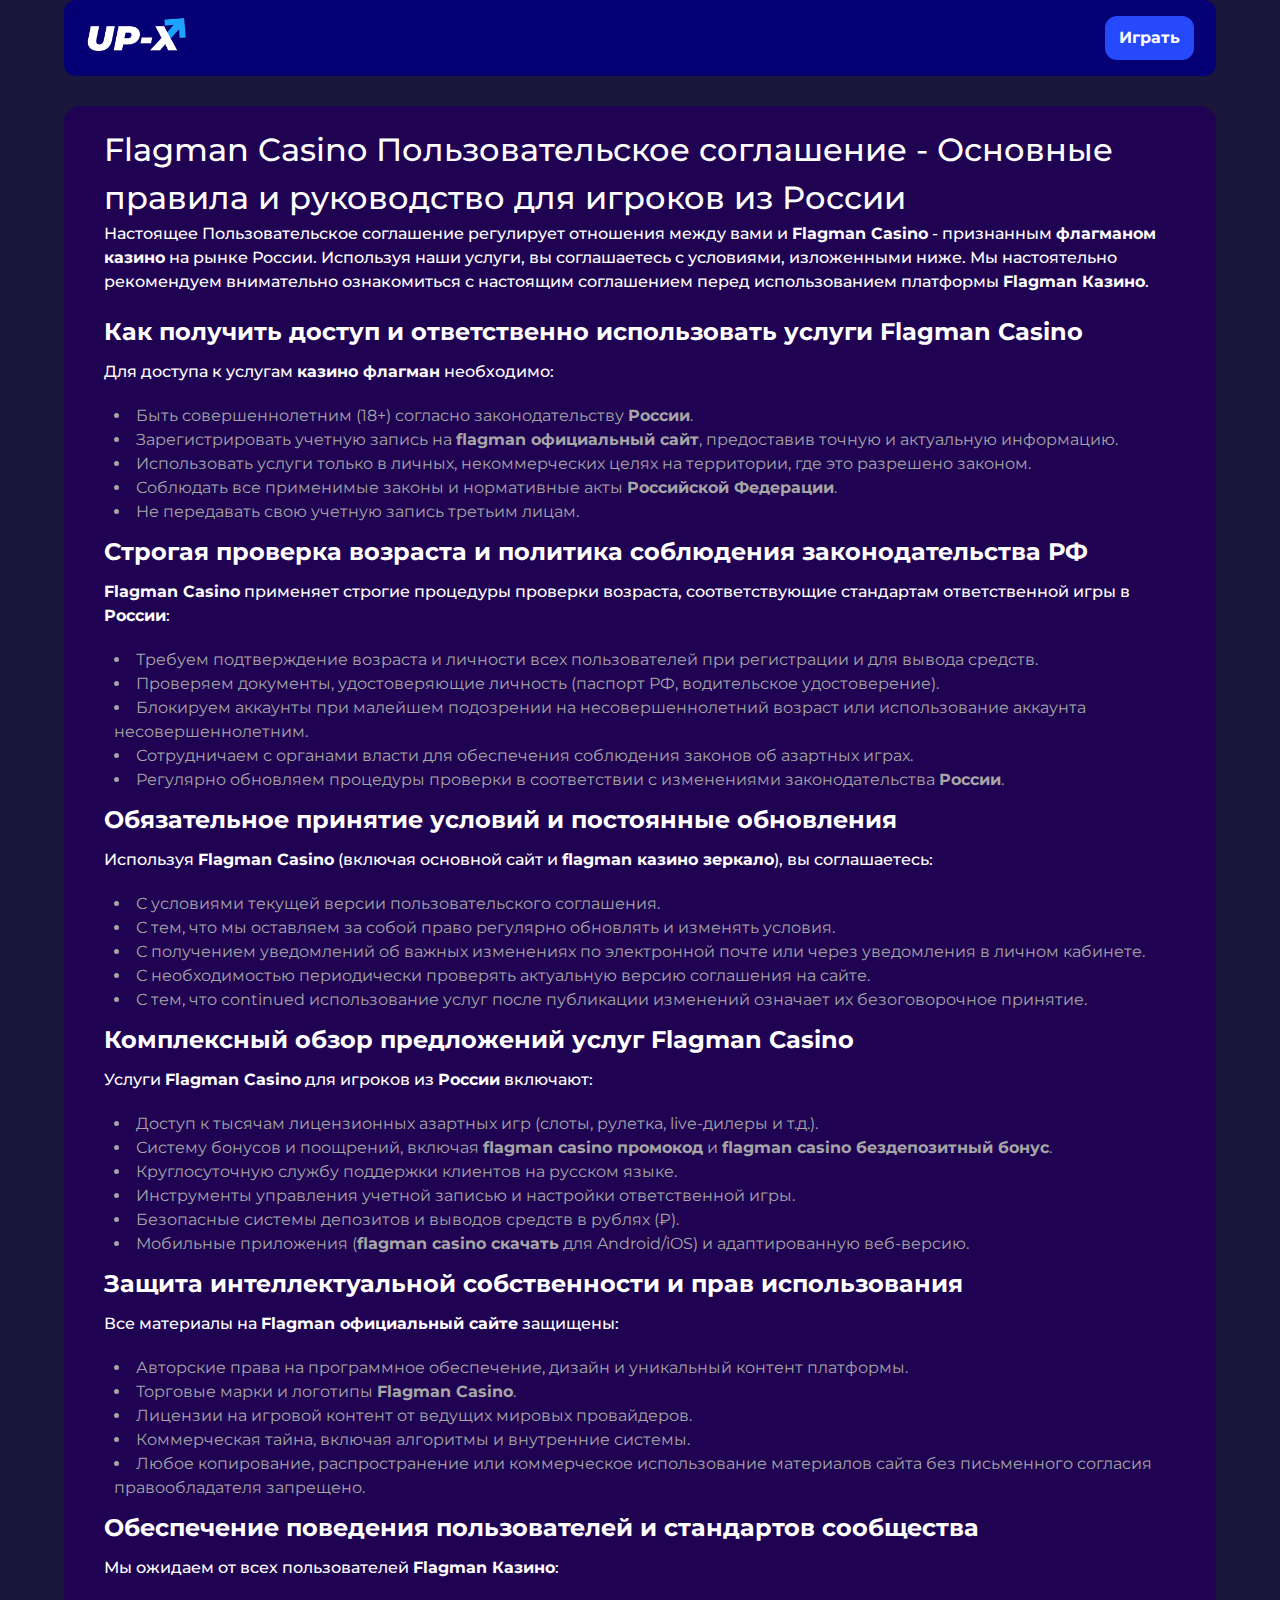
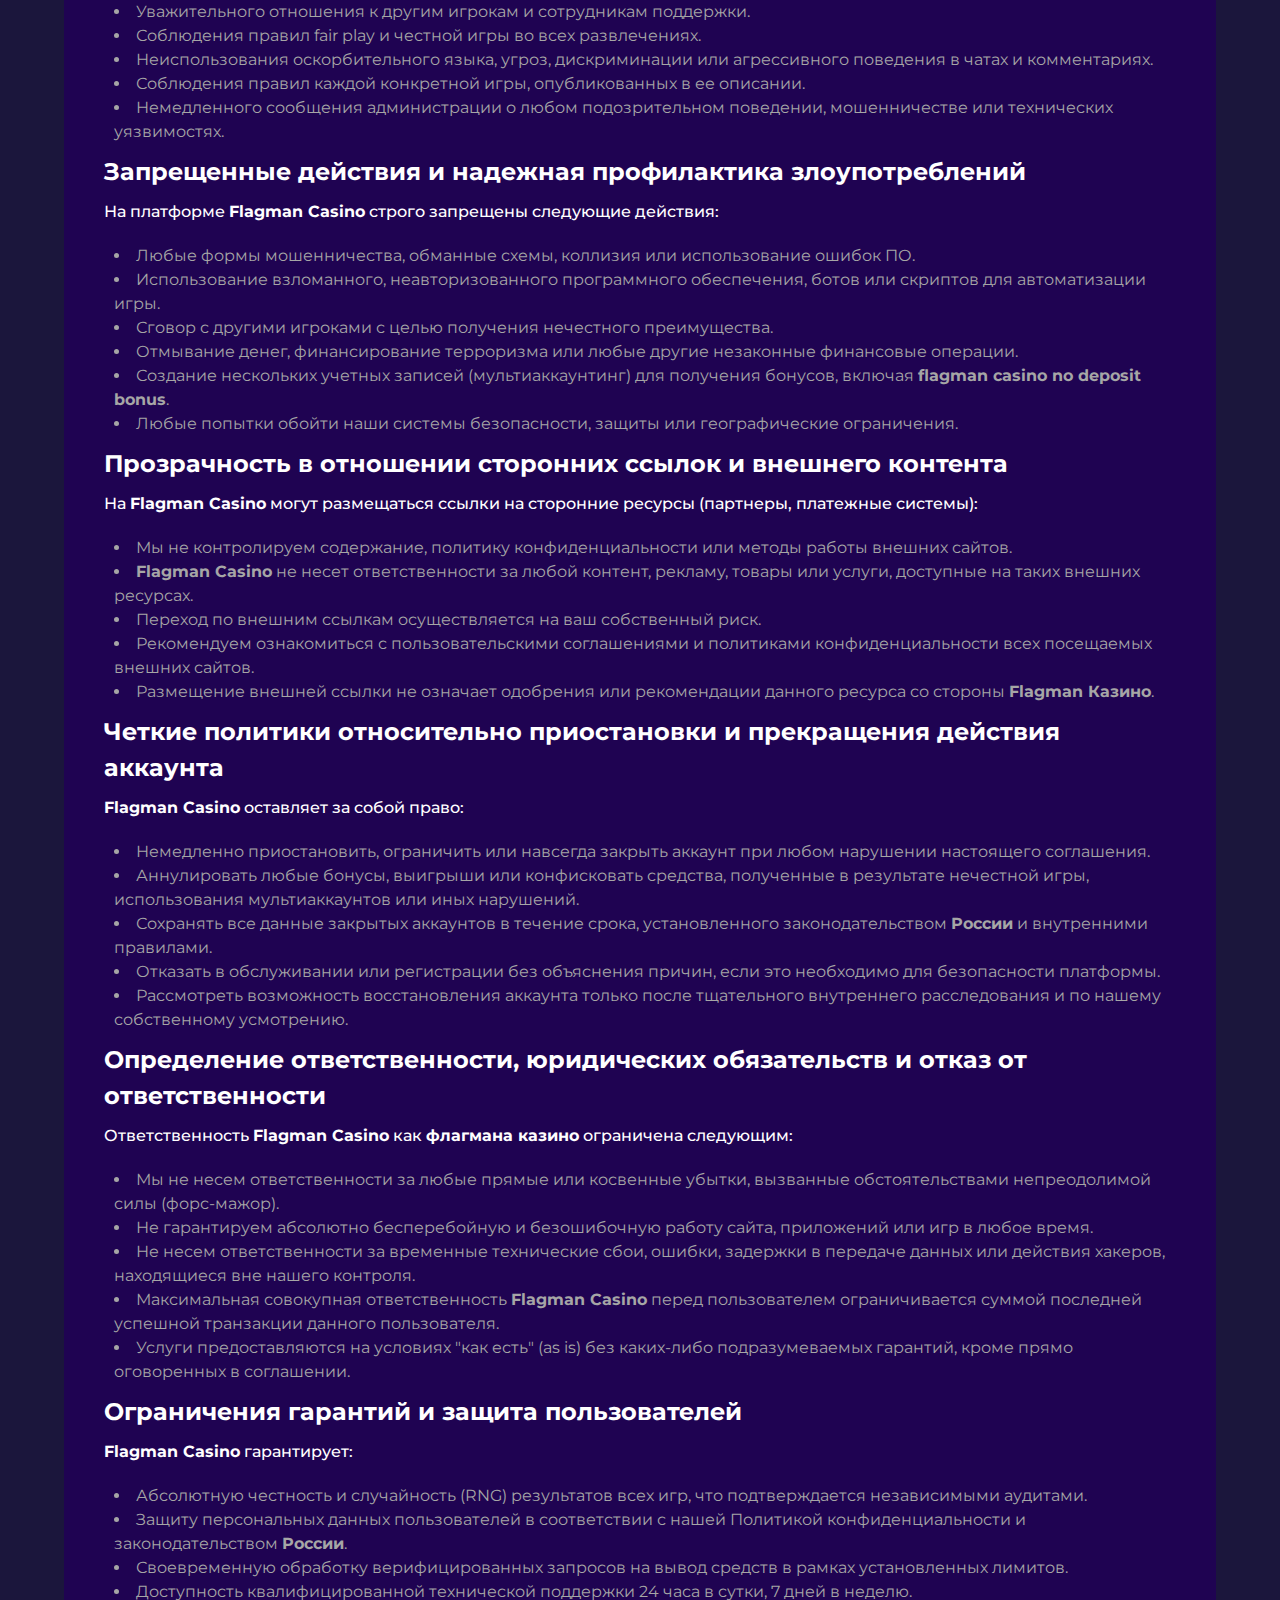
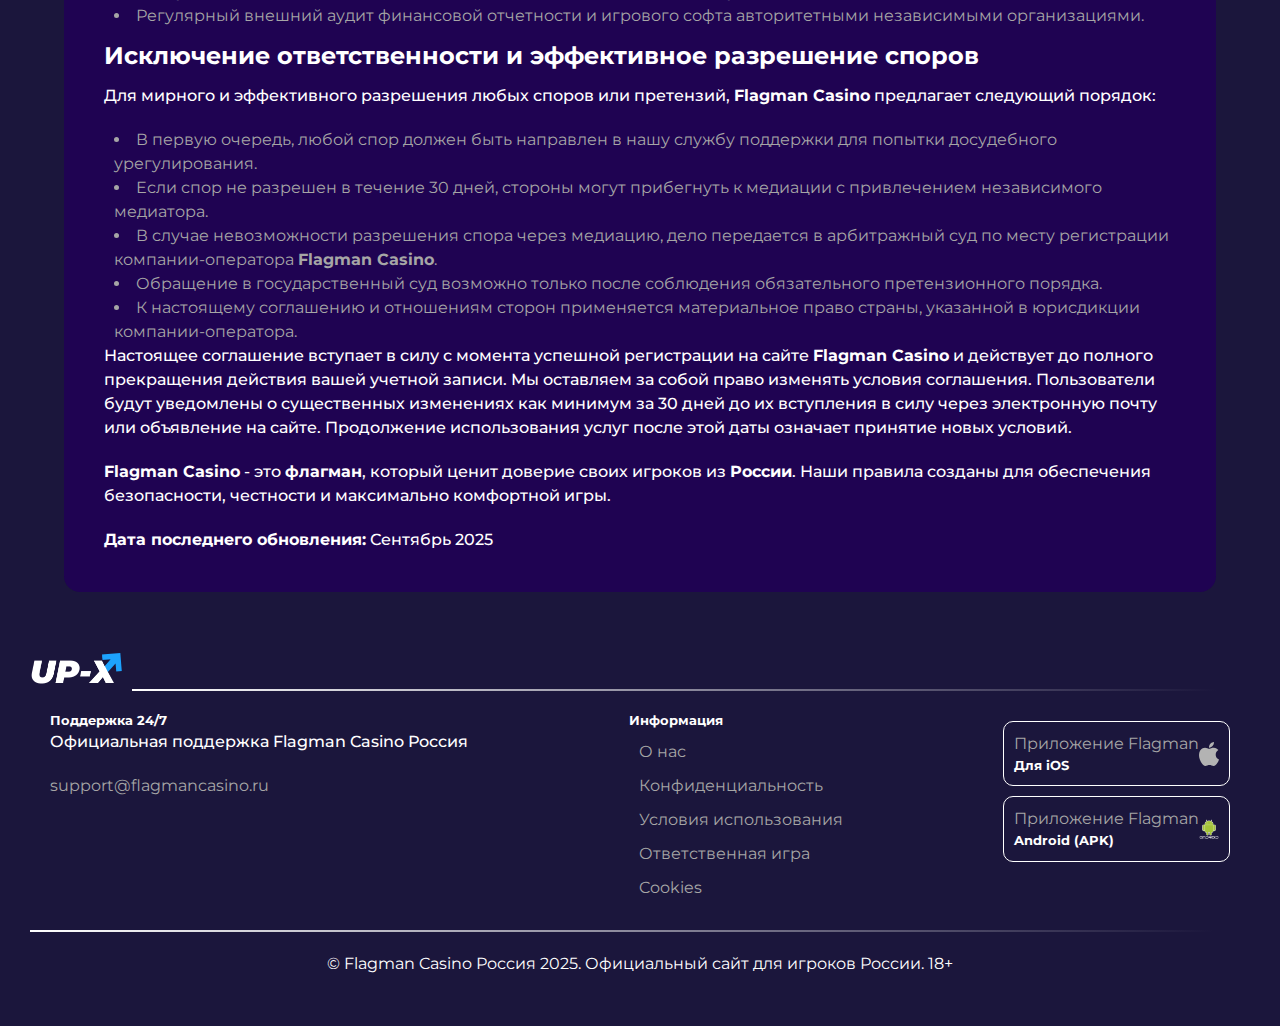
<file: terms-and-conditions/index.html>
<!DOCTYPE html>
<html lang="ru">
	<head>
		<meta charset="UTF-8" />
		<meta name="viewport" content="width=device-width, initial-scale=1.0" />
		<link rel="stylesheet" href="/style.css" />
		<link rel="shortcut icon" href="/favicon.ico" type="image/x-icon" />
		<title>
			Пользовательское соглашение Flagman Casino | Условия использования
			флагмана казино
		</title>
		<meta
			name="description"
			content="Используя Flagman Casino, вы принимаете чёткие условия, разработанные для защиты ваших прав и обеспечения безопасного, прозрачного и честного игрового опыта в России."
		/>
		<meta name="robots" content="index, follow" />
		<link
			rel="canonical"
			href="https://драйв-моторс.рф/terms-and-conditions/"
		/>
	</head>

	<body>
		<header>
			<a href="/">
				<img
					src="/img/logo.webp"
					alt="Логотип Flagman Casino"
					width="100"
					height="50"
				/>
			</a>
			<a href="/play/" rel="nofollow" content="noindex" class="red-btn">
				Играть
			</a>
		</header>

		<main>
			<div class="main-container">
				<h1>
					Flagman Casino Пользовательское соглашение - Основные правила и
					руководство для игроков из России
				</h1>
				<p class="txt">
					Настоящее Пользовательское соглашение регулирует отношения между вами
					и <strong>Flagman Casino</strong> - признанным
					<strong>флагманом казино</strong> на рынке России. Используя наши
					услуги, вы соглашаетесь с условиями, изложенными ниже. Мы настоятельно
					рекомендуем внимательно ознакомиться с настоящим соглашением перед
					использованием платформы <strong>Flagman Казино</strong>.
				</p>

				<h2 class="title">
					Как получить доступ и ответственно использовать услуги Flagman Casino
				</h2>
				<p class="txt">
					Для доступа к услугам <strong>казино флагман</strong> необходимо:
				</p>
				<ul>
					<li>
						Быть совершеннолетним (18+) согласно законодательству
						<strong>России</strong>.
					</li>
					<li>
						Зарегистрировать учетную запись на
						<strong>flagman официальный сайт</strong>, предоставив точную и
						актуальную информацию.
					</li>
					<li>
						Использовать услуги только в личных, некоммерческих целях на
						территории, где это разрешено законом.
					</li>
					<li>
						Соблюдать все применимые законы и нормативные акты
						<strong>Российской Федерации</strong>.
					</li>
					<li>Не передавать свою учетную запись третьим лицам.</li>
				</ul>

				<h2 class="title">
					Строгая проверка возраста и политика соблюдения законодательства РФ
				</h2>
				<p class="txt">
					<strong>Flagman Casino</strong> применяет строгие процедуры проверки
					возраста, соответствующие стандартам ответственной игры в
					<strong>России</strong>:
				</p>
				<ul>
					<li>
						Требуем подтверждение возраста и личности всех пользователей при
						регистрации и для вывода средств.
					</li>
					<li>
						Проверяем документы, удостоверяющие личность (паспорт РФ,
						водительское удостоверение).
					</li>
					<li>
						Блокируем аккаунты при малейшем подозрении на несовершеннолетний
						возраст или использование аккаунта несовершеннолетним.
					</li>
					<li>
						Сотрудничаем с органами власти для обеспечения соблюдения законов об
						азартных играх.
					</li>
					<li>
						Регулярно обновляем процедуры проверки в соответствии с изменениями
						законодательства <strong>России</strong>.
					</li>
				</ul>

				<h2 class="title">
					Обязательное принятие условий и постоянные обновления
				</h2>
				<p class="txt">
					Используя <strong>Flagman Casino</strong> (включая основной сайт и
					<strong>flagman казино зеркало</strong>), вы соглашаетесь:
				</p>
				<ul>
					<li>С условиями текущей версии пользовательского соглашения.</li>
					<li>
						С тем, что мы оставляем за собой право регулярно обновлять и
						изменять условия.
					</li>
					<li>
						С получением уведомлений об важных изменениях по электронной почте
						или через уведомления в личном кабинете.
					</li>
					<li>
						С необходимостью периодически проверять актуальную версию соглашения
						на сайте.
					</li>
					<li>
						С тем, что continued использование услуг после публикации изменений
						означает их безоговорочное принятие.
					</li>
				</ul>

				<h2 class="title">
					Комплексный обзор предложений услуг Flagman Casino
				</h2>
				<p class="txt">
					Услуги <strong>Flagman Casino</strong> для игроков из
					<strong>России</strong> включают:
				</p>
				<ul>
					<li>
						Доступ к тысячам лицензионных азартных игр (слоты, рулетка,
						live-дилеры и т.д.).
					</li>
					<li>
						Систему бонусов и поощрений, включая
						<strong>flagman casino промокод</strong> и
						<strong>flagman casino бездепозитный бонус</strong>.
					</li>
					<li>Круглосуточную службу поддержки клиентов на русском языке.</li>
					<li>
						Инструменты управления учетной записью и настройки ответственной
						игры.
					</li>
					<li>Безопасные системы депозитов и выводов средств в рублях (₽).</li>
					<li>
						Мобильные приложения (<strong>flagman casino скачать</strong> для
						Android/iOS) и адаптированную веб-версию.
					</li>
				</ul>

				<h2 class="title">
					Защита интеллектуальной собственности и прав использования
				</h2>
				<p class="txt">
					Все материалы на <strong>Flagman официальный сайте</strong> защищены:
				</p>
				<ul>
					<li>
						Авторские права на программное обеспечение, дизайн и уникальный
						контент платформы.
					</li>
					<li>Торговые марки и логотипы <strong>Flagman Casino</strong>.</li>
					<li>Лицензии на игровой контент от ведущих мировых провайдеров.</li>
					<li>Коммерческая тайна, включая алгоритмы и внутренние системы.</li>
					<li>
						Любое копирование, распространение или коммерческое использование
						материалов сайта без письменного согласия правообладателя запрещено.
					</li>
				</ul>

				<h2 class="title">
					Обеспечение поведения пользователей и стандартов сообщества
				</h2>
				<p class="txt">
					Мы ожидаем от всех пользователей <strong>Flagman Казино</strong>:
				</p>
				<ul>
					<li>
						Уважительного отношения к другим игрокам и сотрудникам поддержки.
					</li>
					<li>
						Соблюдения правил fair play и честной игры во всех развлечениях.
					</li>
					<li>
						Неиспользования оскорбительного языка, угроз, дискриминации или
						агрессивного поведения в чатах и комментариях.
					</li>
					<li>
						Соблюдения правил каждой конкретной игры, опубликованных в ее
						описании.
					</li>
					<li>
						Немедленного сообщения администрации о любом подозрительном
						поведении, мошенничестве или технических уязвимостях.
					</li>
				</ul>

				<h2 class="title">
					Запрещенные действия и надежная профилактика злоупотреблений
				</h2>
				<p class="txt">
					На платформе <strong>Flagman Casino</strong> строго запрещены
					следующие действия:
				</p>
				<ul>
					<li>
						Любые формы мошенничества, обманные схемы, коллизия или
						использование ошибок ПО.
					</li>
					<li>
						Использование взломанного, неавторизованного программного
						обеспечения, ботов или скриптов для автоматизации игры.
					</li>
					<li>
						Сговор с другими игроками с целью получения нечестного преимущества.
					</li>
					<li>
						Отмывание денег, финансирование терроризма или любые другие
						незаконные финансовые операции.
					</li>
					<li>
						Создание нескольких учетных записей (мультиаккаунтинг) для получения
						бонусов, включая <strong>flagman casino no deposit bonus</strong>.
					</li>
					<li>
						Любые попытки обойти наши системы безопасности, защиты или
						географические ограничения.
					</li>
				</ul>

				<h2 class="title">
					Прозрачность в отношении сторонних ссылок и внешнего контента
				</h2>
				<p class="txt">
					На <strong>Flagman Casino</strong> могут размещаться ссылки на
					сторонние ресурсы (партнеры, платежные системы):
				</p>
				<ul>
					<li>
						Мы не контролируем содержание, политику конфиденциальности или
						методы работы внешних сайтов.
					</li>
					<li>
						<strong>Flagman Casino</strong> не несет ответственности за любой
						контент, рекламу, товары или услуги, доступные на таких внешних
						ресурсах.
					</li>
					<li>
						Переход по внешним ссылкам осуществляется на ваш собственный риск.
					</li>
					<li>
						Рекомендуем ознакомиться с пользовательскими соглашениями и
						политиками конфиденциальности всех посещаемых внешних сайтов.
					</li>
					<li>
						Размещение внешней ссылки не означает одобрения или рекомендации
						данного ресурса со стороны <strong>Flagman Казино</strong>.
					</li>
				</ul>

				<h2 class="title">
					Четкие политики относительно приостановки и прекращения действия
					аккаунта
				</h2>
				<p class="txt">
					<strong>Flagman Casino</strong> оставляет за собой право:
				</p>
				<ul>
					<li>
						Немедленно приостановить, ограничить или навсегда закрыть аккаунт
						при любом нарушении настоящего соглашения.
					</li>
					<li>
						Аннулировать любые бонусы, выигрыши или конфисковать средства,
						полученные в результате нечестной игры, использования
						мультиаккаунтов или иных нарушений.
					</li>
					<li>
						Сохранять все данные закрытых аккаунтов в течение срока,
						установленного законодательством <strong>России</strong> и
						внутренними правилами.
					</li>
					<li>
						Отказать в обслуживании или регистрации без объяснения причин, если
						это необходимо для безопасности платформы.
					</li>
					<li>
						Рассмотреть возможность восстановления аккаунта только после
						тщательного внутреннего расследования и по нашему собственному
						усмотрению.
					</li>
				</ul>

				<h2 class="title">
					Определение ответственности, юридических обязательств и отказ от
					ответственности
				</h2>
				<p class="txt">
					Ответственность <strong>Flagman Casino</strong> как
					<strong>флагмана казино</strong> ограничена следующим:
				</p>
				<ul>
					<li>
						Мы не несем ответственности за любые прямые или косвенные убытки,
						вызванные обстоятельствами непреодолимой силы (форс-мажор).
					</li>
					<li>
						Не гарантируем абсолютно бесперебойную и безошибочную работу сайта,
						приложений или игр в любое время.
					</li>
					<li>
						Не несем ответственности за временные технические сбои, ошибки,
						задержки в передаче данных или действия хакеров, находящиеся вне
						нашего контроля.
					</li>
					<li>
						Максимальная совокупная ответственность
						<strong>Flagman Casino</strong> перед пользователем ограничивается
						суммой последней успешной транзакции данного пользователя.
					</li>
					<li>
						Услуги предоставляются на условиях "как есть" (as is) без каких-либо
						подразумеваемых гарантий, кроме прямо оговоренных в соглашении.
					</li>
				</ul>

				<h2 class="title">Ограничения гарантий и защита пользователей</h2>
				<p class="txt"><strong>Flagman Casino</strong> гарантирует:</p>
				<ul>
					<li>
						Абсолютную честность и случайность (RNG) результатов всех игр, что
						подтверждается независимыми аудитами.
					</li>
					<li>
						Защиту персональных данных пользователей в соответствии с нашей
						Политикой конфиденциальности и законодательством
						<strong>России</strong>.
					</li>
					<li>
						Своевременную обработку верифицированных запросов на вывод средств в
						рамках установленных лимитов.
					</li>
					<li>
						Доступность квалифицированной технической поддержки 24 часа в сутки,
						7 дней в неделю.
					</li>
					<li>
						Регулярный внешний аудит финансовой отчетности и игрового софта
						авторитетными независимыми организациями.
					</li>
				</ul>

				<h2 class="title">
					Исключение ответственности и эффективное разрешение споров
				</h2>
				<p class="txt">
					Для мирного и эффективного разрешения любых споров или претензий,
					<strong>Flagman Casino</strong> предлагает следующий порядок:
				</p>
				<ul>
					<li>
						В первую очередь, любой спор должен быть направлен в нашу службу
						поддержки для попытки досудебного урегулирования.
					</li>
					<li>
						Если спор не разрешен в течение 30 дней, стороны могут прибегнуть к
						медиации с привлечением независимого медиатора.
					</li>
					<li>
						В случае невозможности разрешения спора через медиацию, дело
						передается в арбитражный суд по месту регистрации компании-оператора
						<strong>Flagman Casino</strong>.
					</li>
					<li>
						Обращение в государственный суд возможно только после соблюдения
						обязательного претензионного порядка.
					</li>
					<li>
						К настоящему соглашению и отношениям сторон применяется материальное
						право страны, указанной в юрисдикции компании-оператора.
					</li>
				</ul>

				<p class="txt">
					Настоящее соглашение вступает в силу с момента успешной регистрации на
					сайте <strong>Flagman Casino</strong> и действует до полного
					прекращения действия вашей учетной записи. Мы оставляем за собой право
					изменять условия соглашения. Пользователи будут уведомлены о
					существенных изменениях как минимум за 30 дней до их вступления в силу
					через электронную почту или объявление на сайте. Продолжение
					использования услуг после этой даты означает принятие новых условий.
				</p>

				<p class="txt">
					<strong>Flagman Casino</strong> - это <strong>флагман</strong>,
					который ценит доверие своих игроков из <strong>России</strong>. Наши
					правила созданы для обеспечения безопасности, честности и максимально
					комфортной игры.
				</p>

				<p class="txt">
					<strong>Дата последнего обновления:</strong> Сентябрь 2025
				</p>
			</div>
		</main>

		<footer>
			<div class="f-logo">
				<a href="/play/" rel="nofollow" content="noindex">
					<img
						src="/img/logo.webp"
						alt="Логотип Flagman Casino"
						width="100"
						height="50"
					/>
				</a>
				<hr />
			</div>

			<div class="f-info">
				<div>
					<p class="f-txt">Поддержка 24/7</p>
					<p class="txt">Официальная поддержка Flagman Casino Россия</p>
					<a href="mailto:support@flagmancasino.ru">support@flagmancasino.ru</a>
				</div>

				<div>
					<p class="f-txt">Информация</p>
					<ul class="list">
						<li><a href="/about-us/">О нас</a></li>
						<li><a href="/privacy-policy/">Конфиденциальность</a></li>
						<li><a href="/terms-and-conditions/">Условия использования</a></li>
						<li><a href="/responsible-gambling/">Ответственная игра</a></li>
						<li><a href="/cookie-policy/">Cookies</a></li>
					</ul>
				</div>

				<div>
					<a class="ios" href="/play/" rel="nofollow" content="noindex">
						<div>
							<p>Приложение Flagman</p>
							<p class="f-txt">Для iOS</p>
						</div>
						<img
							src="/img/Apple_logo_grey.svg"
							alt="Apple лого"
							width="20"
							height="20"
						/>
					</a>

					<a class="ios" href="/play/" rel="nofollow" content="noindex">
						<div>
							<p>Приложение Flagman</p>
							<p class="f-txt">Android (APK)</p>
						</div>
						<img
							src="/img/Android_robot.svg.webp"
							alt="Android лого"
							width="20"
							height="20"
						/>
					</a>
				</div>
			</div>

			<hr />

			<p class="txt-f">
				© Flagman Casino Россия 2025. Официальный сайт для игроков России. 18+
			</p>
		</footer>
	</body>
</html>
</file>
<file: style.css>
@font-face {
    font-family: Montserrat;
    src: url("./font/Montserrat-Regular.ttf") format("truetype");
    font-weight: 400;
    font-style: normal;
}
@font-face {
    font-family: Montserrat;
    src: url("./font/Montserrat-Medium.ttf") format("truetype");
        font-weight: 500;
    font-style: normal;
}
@font-face {
    font-family: Montserrat;
    src: url("./font/Montserrat-Bold.ttf") format("truetype");
    font-weight: 700;
    font-style: normal;
}

:root{
  --background: #1b163c;
  --header: #060075ff;
  --btn: #f80ee8ff;
  --container: #1f0352;
  --second-btn: #2649fb;
  --white: #fff;
  --grey: #a6a6a6;
  --dark: #36387a;
}
* {
    margin: 0;
    padding: 0;
    box-sizing: border-box;
    scroll-behavior: smooth;
    /* border: 1px solid red; */
  }
  
  ul, ol{
    list-style-position: inside;
    padding-left: 10px;
  }
  
  a {
    text-decoration: none;
    color: inherit;
  }
  
  img, video {
    max-width: 100%;
    height: auto;
    display: block;
  }
  
  button {
    all: unset;
    cursor: pointer;
    box-sizing: border-box;
  }
  
  input, textarea, button, select {
    font: inherit;
    border: none;
    outline: none;
  }

  h1, h2, h3, h4, h5, h6 {
    font-weight: 500;
    color: var(--white);
  }
  
  body {
    font-family: "Montserrat", sans-serif;
    font-size: 1rem;
    line-height: 1.5;
    background-color: var(--background);
    color: var(--grey);
    box-sizing: border-box;
  }

  main{
    width: 90%;
    gap: 30px;
    margin: 30px auto;
  }


    .title{
    font-size: 1.5rem;
    font-weight: 700;
    color: var(--white);
    margin: 10px auto;
  }

  .txt{
    font-size: 1rem;
    font-weight: 500;
    color: var(--white);  
    margin-bottom: 20px;
  }
  /* normilize end */

  header{
    display: flex;
    align-items: center;
    justify-content: space-between;
    width: 90%;
    margin: 0 auto;
    padding: 16px 22px;
    background-color: var(--header);
    border-radius: 12px;
    position: sticky;
    top: 0;
  }

  .h-btn{
    display: flex;
    align-items: center;
    justify-content: space-between;
    width: 30%;
  }

  .inherit-btn{
    padding: 8px 12px;
    border: 2px solid var(--second-btn);
    border-radius: 12px;
    font-size: 1rem;
    color: var(--white);
    font-weight: 700;
    transition: transform .5s ease;
    }

    .inherit-btn:hover{
      background-color: var(--second-btn);
     transform: scale(1.2);

    }

    .red-btn{
      background-color: var(--second-btn);
      padding: 8px 12px;
      border: 2px solid var(--second-btn);
      border-radius: 12px;
      font-size: 1rem;
      color: var(--white);
      font-weight: 700;
      transition: transform .5s ease;
    }

    .red-btn:hover{
      background-color: inherit;
     transform: scale(1.2);

    }

.main-banner, .small-banner{
    display: flex;
    align-items: stretch;
    justify-content: space-between;
    gap: 20px;
    margin: 30px auto;
  }


  .banner-container{
    background-image:  url(./img/popup-girl.webp);
    background-repeat: no-repeat;
    background-position: 65%;
    background-size: cover;
    display: flex;
    flex-direction: column;
    align-items: start;
    justify-content: space-evenly;
    padding: 40px;
    border-radius: 20px;
    width: 50%;
    height: 400px;
    gap: 20px;
  }

  
  .banner-container p{
    width: 70%;
  }

  .info-box{
    margin: 20px auto;
    width: 80%;
    display: flex;
    flex-direction: column;
    align-items: center;
    justify-content: center;
  }

  .info-box img{
    width: 60%;
    height: auto;
    border-radius: 20px;
  }

  .info-txt{
    font-size: 1rem;
    font-weight: 400;
    color: var(--white);
    margin: 8px auto;
  }


  .btn-dep{
    padding: 4px 14px;
    border-radius: 10px;
    font-size: 1rem;
    background-color: var(--btn);
    color: var(--white);
    font-weight: 800;
    border: 3px solid var(--btn);
    box-shadow: 1px 1px 2px var(--btn), 0 0 1em var(--btn), 0 0 0.2em #fff;
      transition: transform .5s ease;
  }

  .btn-dep:hover{
     transform: scale(1.2);
  }
  
  .btn-dep:active {
    background-color: var(--btn);
    box-shadow: 0 5px var(--header);
    transform: translateY(4px);
  }


 .banner-bonus-gift{
  background-image: url(img/gift.webp);
    padding: 20px;
  background-size: cover;
  background-repeat: no-repeat;
  border-radius: 16px;
  width: 25%;
 }

  .banner-bonus-cash{
  background-image: url(img/cashback.webp);
  padding: 20px;
  background-size: cover;
  background-repeat: no-repeat;
  border-radius: 16px;
  width: 25%;

 }

 .sb-container{
  display: flex;
  align-items: center;
  justify-content: space-between;
  padding: 20px;
  width: 100%;
  margin: 0 auto;
  background-color: var(--dark);
  border-radius: 16px;
 }

  .sb-container:hover{
background: linear-gradient(90deg,var(--btn) 0%, var(--header) 100%);
  }

   .sb-container:hover img{
    transform: rotate(10deg);
   }

  .sb-container .title{
    text-align: left;
    margin: 0;
  }

  .main-container{
   background-color: var(--container);
  padding: 20px 40px;
  border-radius: 16px;
  }

  .popular-games{
    display: flex;
    align-items: stretch;
    justify-content: center;
    gap: 20px;
  }
.game img{
  width: 80%;
}

.table-wrapper {
  overflow-x: auto;
  margin-top: 1.5rem;
  border-radius: var(--border-radius);
  width: 100%;
}

.table-wrapper table {
  width: 100%;
  border-collapse: collapse;
  color: var(--white);
  font-size: 1rem;
  min-width: 320px;
  border-radius: 12px;  
}

 td,  th {
  border: 1px solid var(--grey);
  padding: 8px;
}

 th {
  padding-top: 12px;
  padding-bottom: 12px;
  text-align: left;
  background-color: var(--btn);
  color: var(--white);
}

footer{
  padding: 30px;
}

footer ul{
  list-style: none;
}

footer ul li{
  margin: 10px 0;
}

.f-logo {
  display: flex;
  align-items: flex-start; 
  align-items: end;
  gap: 10px; 
}
 hr {
  width: 100%;
  height: 2px;
  border: none;
  background: linear-gradient(90deg, var(--white) 0%, var(--background) 97%);
}

.f-info{
  display: flex;
  align-items: flex-start;
  justify-content: space-between;
  gap: 30px;
  padding: 20px;
}


.f-txt{
  color: var(--white);
  font-size: 0.8rem;
  font-weight: 600;
}

.ios{
  display: flex;
  align-items: center;
  justify-content: space-between;
  padding: 10px;
  border: 1px solid var(--white);
  border-radius: 10px;
  margin: 10px 0;
}

.txt-f{
  color: var(--white);
  margin: 20px auto;
  text-align: center;
}


 @media (max-width: 768px) {
  header{
    gap: 10px;
    width: 100%;
    border-top-left-radius: 0;
    border-top-right-radius: 0;
  }

  main{
    width: 96%;
    margin: 0 auto;
  }

  .h-btn{
    width: 100%;
    margin: 4px auto;
    justify-content: space-evenly;
  }

    .inherit-btn, .red-btn{
      padding: 4px 8px;
    }

    .main-banner, .small-banner{
    display: flex;
    flex-direction: column;
    align-items: stretch;
    justify-content: space-between;
    gap: 20px;
    margin: 30px auto;
  }

    .banner-container{
      width: 100%;
      padding: 20px 10px;
      gap: 10px;
    }

     .banner-bonus-gift{
  width: 100%;
 }

  .banner-bonus-cash{
  width: 100%;

 }

    .txt{
      font-size: 0.8rem;
        margin-bottom: 8px;
    }

    .main-container{
      width: 96%;
      padding: 10px 8px;
      gap: 10px;
      margin: 0 auto;
    }

    table{
      font-size: 0.8rem;
    }

    footer{
       padding: 10px;
    }

    .f-info{
      flex-wrap: wrap;
      width: 100%;  
    }

    footer div{
      width: 100%;
    }

    footer img{
      width: 30px;
      height: auto;
    }
 }
</file>
